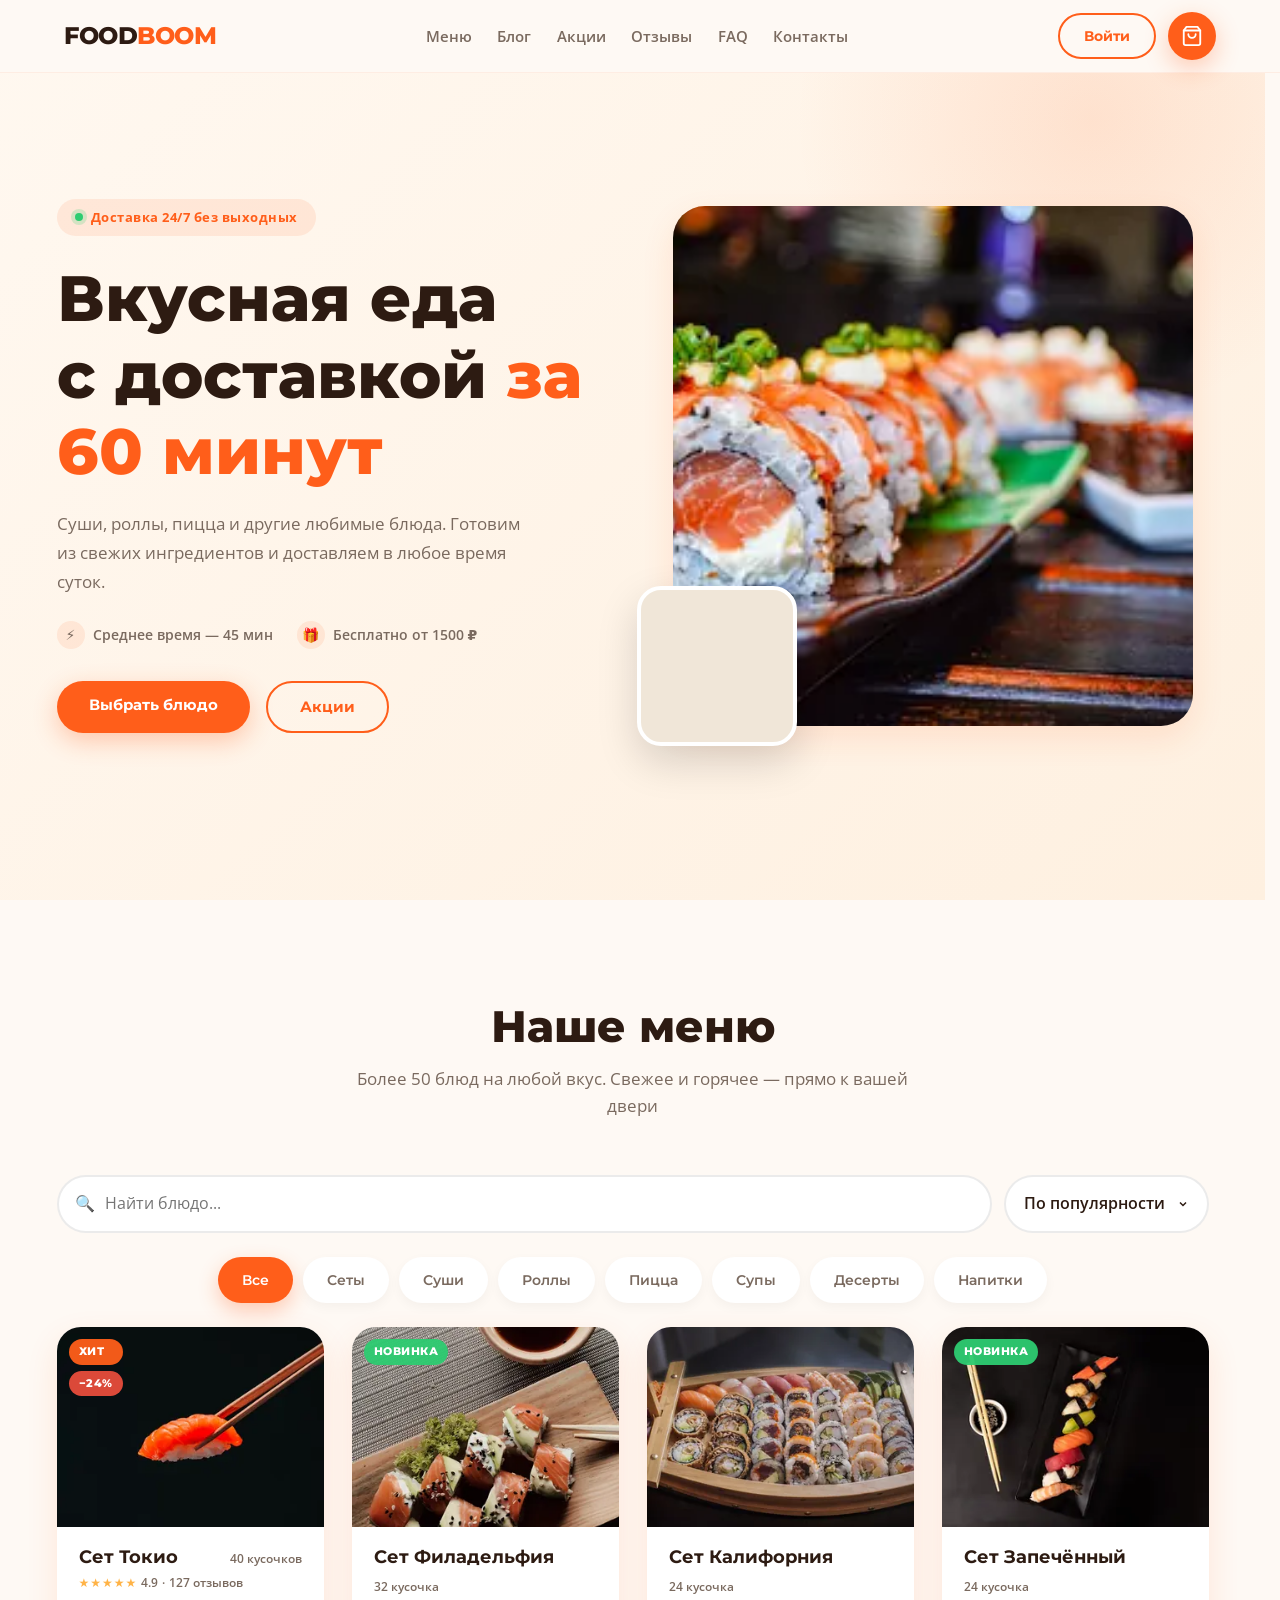
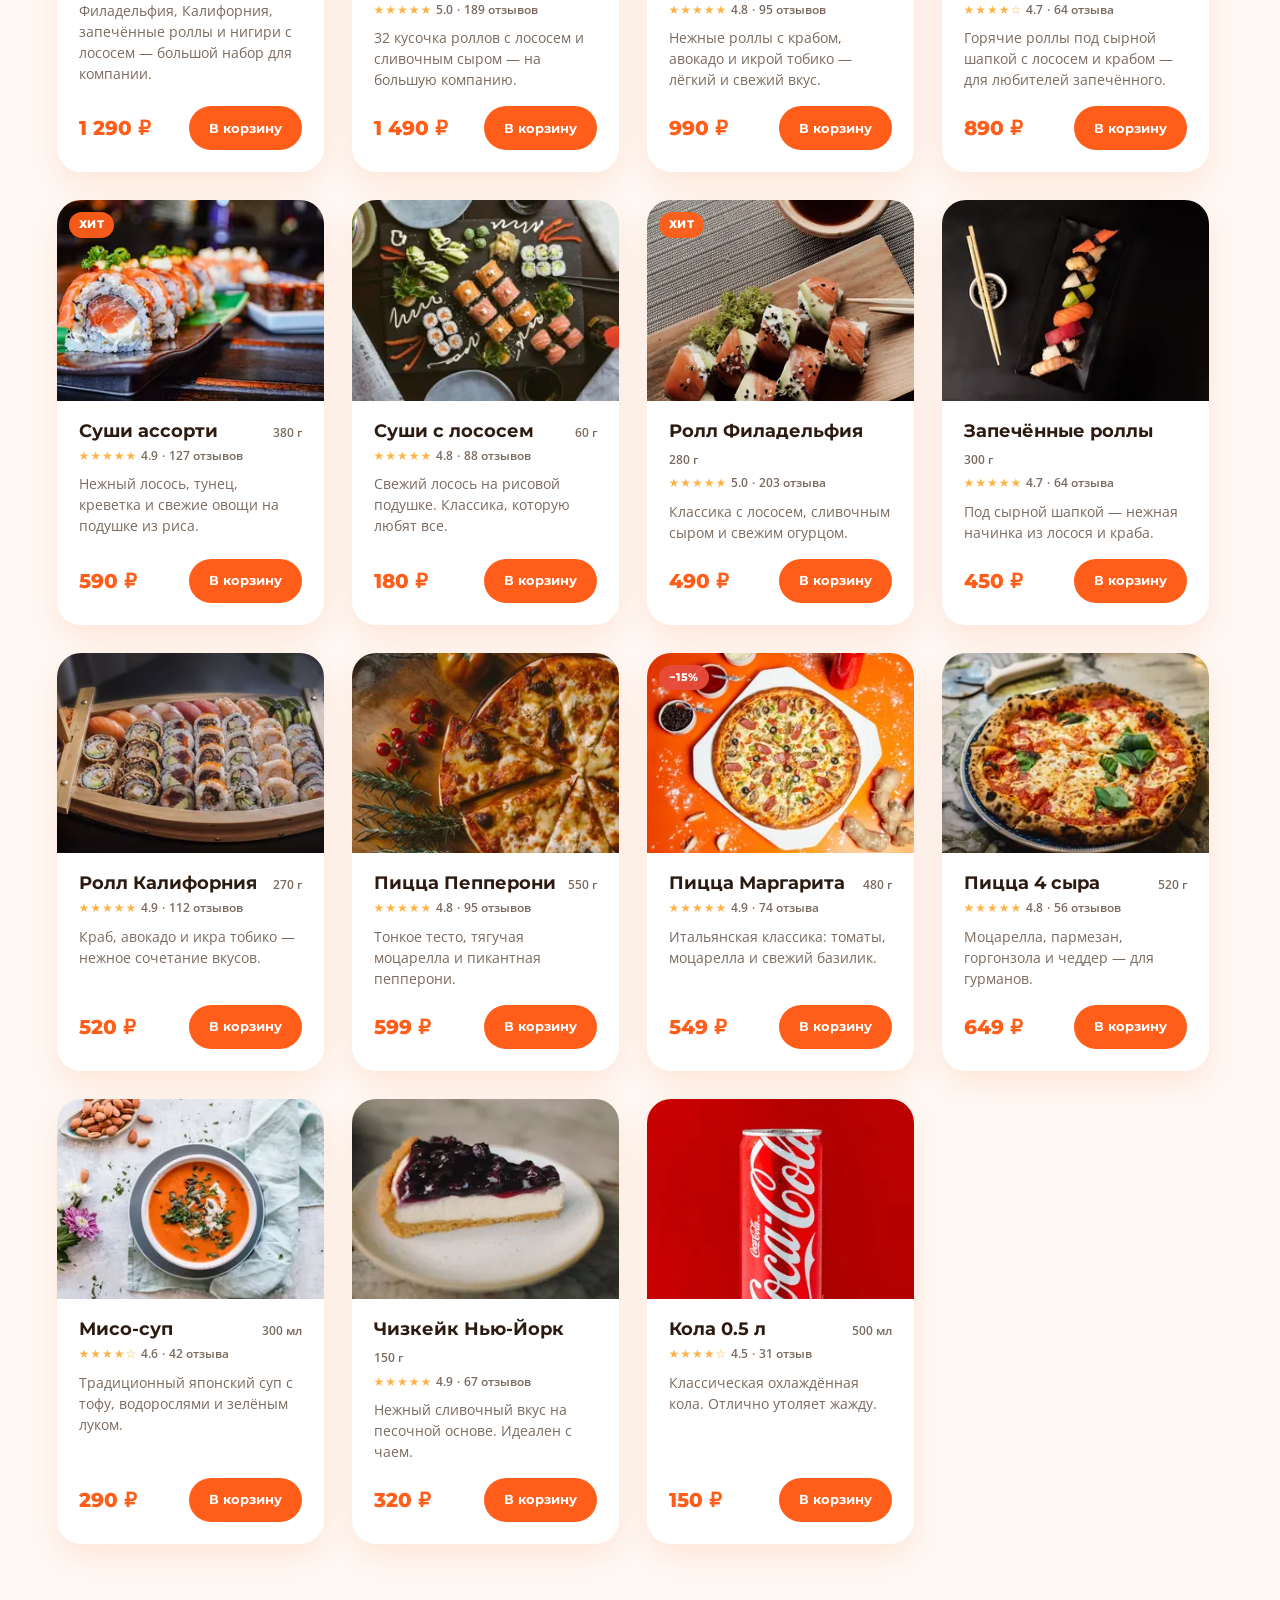
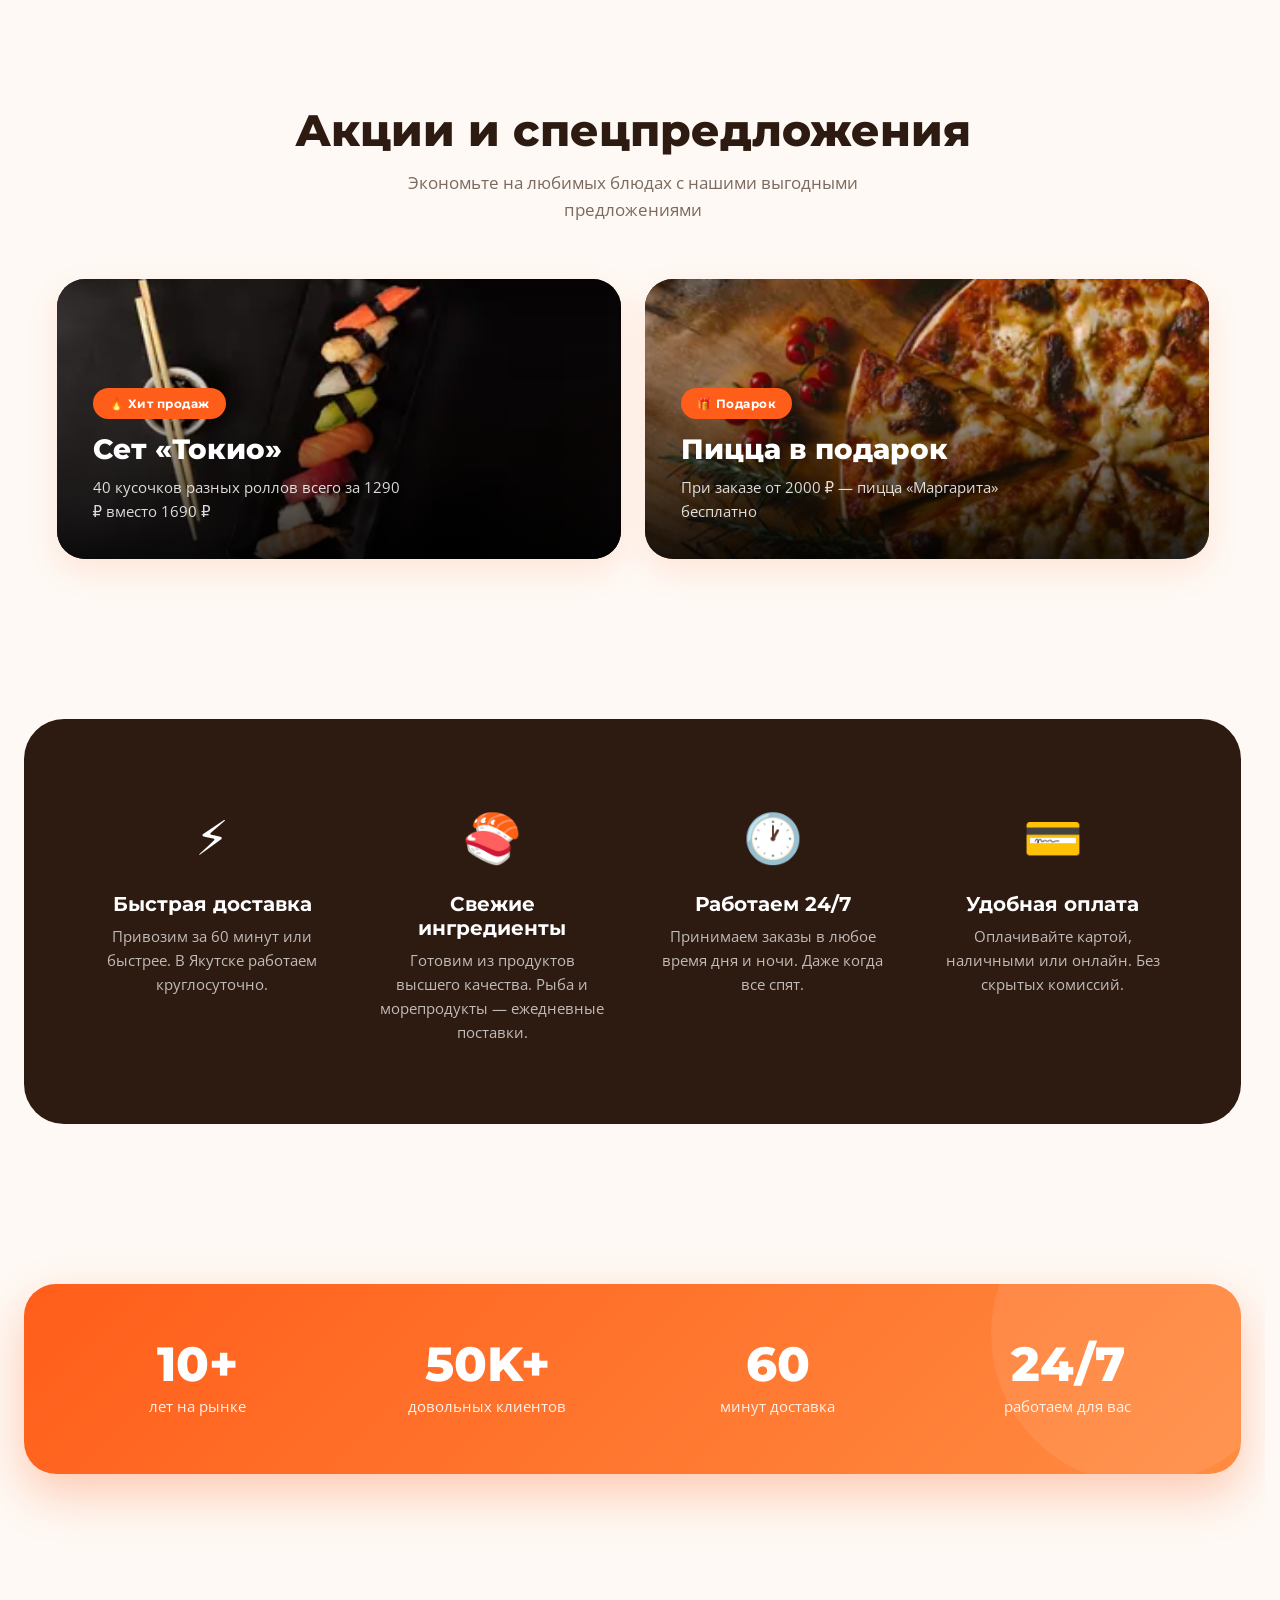
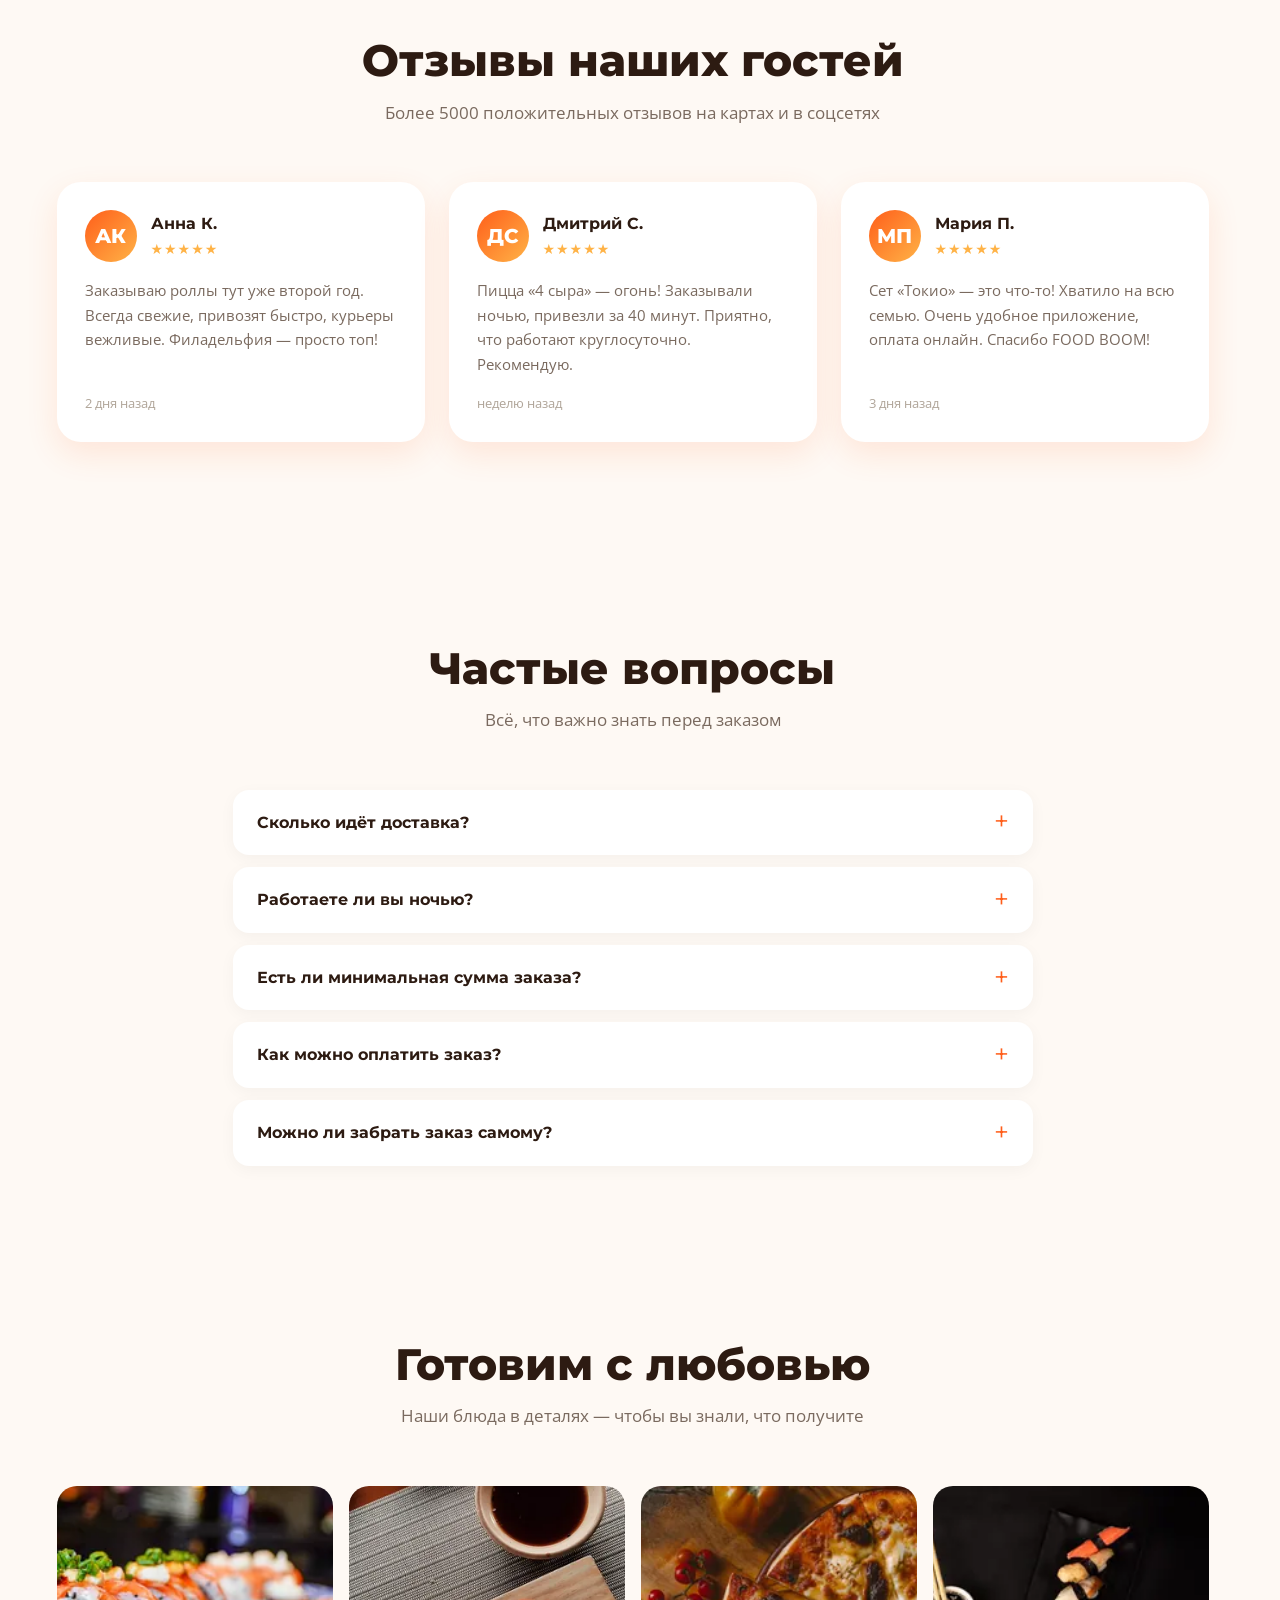
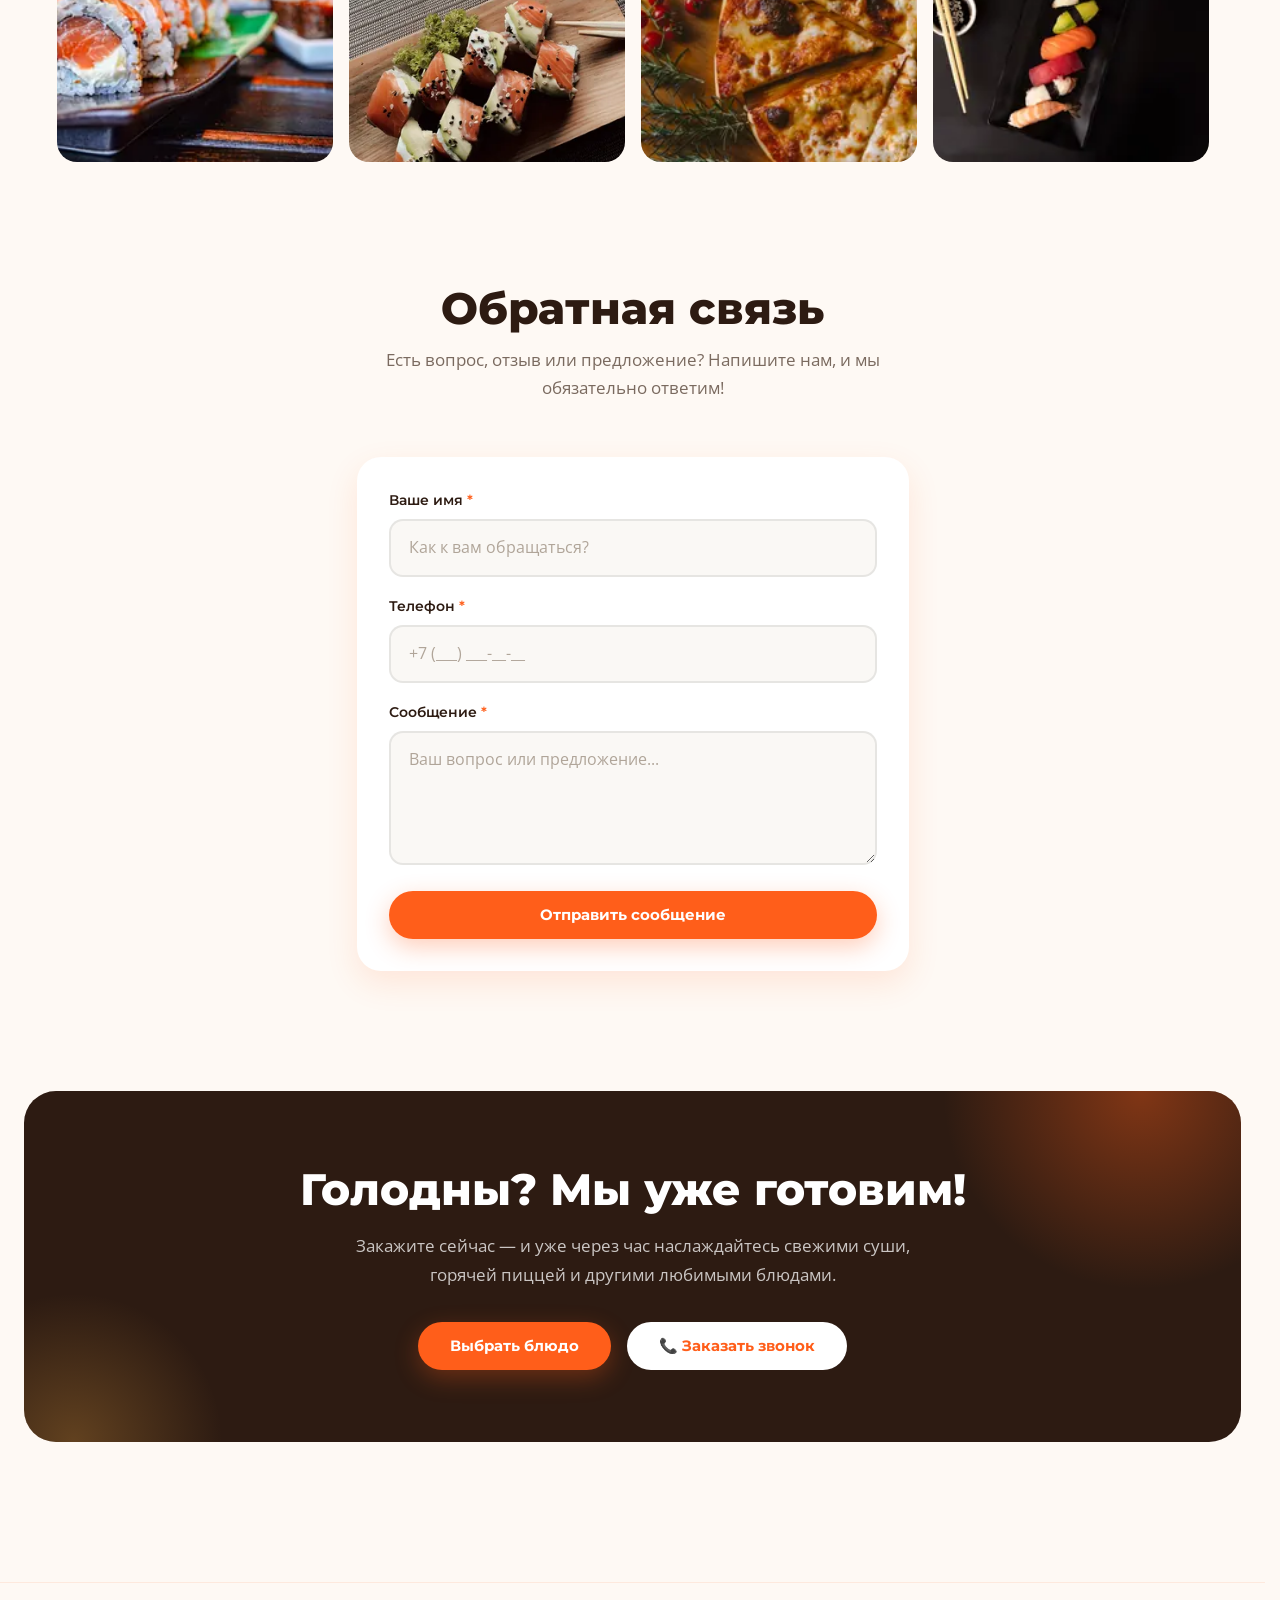
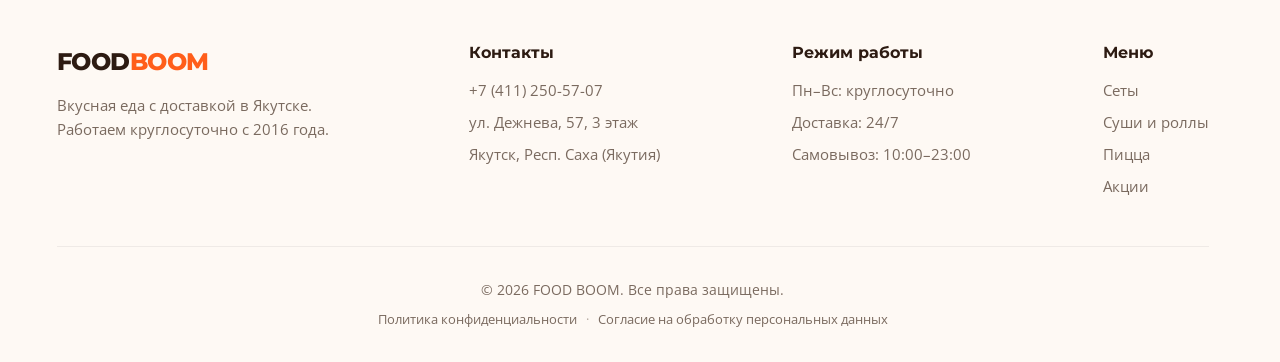
<file: index.html>
<!DOCTYPE html>
<html lang="ru">
<head>
    <meta charset="UTF-8">
    <meta name="viewport" content="width=device-width, initial-scale=1.0, viewport-fit=cover">
    <title>FOOD BOOM — Вкусная еда с доставкой за 60 минут</title>
    <meta name="description" content="Доставка суши, роллов, пиццы и других блюд круглосуточно. Быстро, вкусно, свежие ингредиенты. Оплата картой, СБП или наличными.">
    <meta property="og:type" content="website">
    <meta property="og:title" content="FOOD BOOM — Доставка еды 24/7">
    <meta property="og:description" content="Суши, роллы и пицца с доставкой за 60 минут. Работаем круглосуточно.">
    <meta property="og:image" content="image/sushi-rolls.jpg">
    <meta property="og:locale" content="ru_RU">
    <link rel="icon" href="data:image/svg+xml,%3Csvg xmlns='http://www.w3.org/2000/svg' viewBox='0 0 100 100'%3E%3Crect width='100' height='100' rx='20' fill='%23ff5e1a'/%3E%3Ctext x='50' y='68' font-size='60' text-anchor='middle' fill='white' font-family='Arial' font-weight='bold'%3EF%3C/text%3E%3C/svg%3E">
    <link rel="stylesheet" href="style.css?v=20261109">
    <script type="application/ld+json">
    {
      "@context": "https://schema.org",
      "@type": "Restaurant",
      "name": "FOOD BOOM",
      "image": "image/sushi-rolls.jpg",
      "servesCuisine": ["Японская", "Итальянская", "Азиатская"],
      "priceRange": "₽₽",
      "telephone": "+7-411-250-57-07",
      "address": {
        "@type": "PostalAddress",
        "streetAddress": "ул. Дежнева, 57",
        "addressLocality": "Якутск",
        "addressCountry": "RU"
      },
      "openingHours": "Mo-Su 00:00-24:00"
    }
    </script>
</head>
<body>

    <a href="#main" class="skip-link">Перейти к содержимому</a>

    <header class="header" id="header">
        <div class="container header__inner">
            <a href="#" class="logo" aria-label="FOOD BOOM — на главную">FOOD<span>BOOM</span></a>
            <nav class="nav" id="nav" aria-label="Основное меню">
                <a href="#menu">Меню</a>
                <a href="blog.html">Блог</a>
                <a href="#promo">Акции</a>
                <a href="#reviews">Отзывы</a>
                <a href="#faq">FAQ</a>
                <a href="#contacts">Контакты</a>
            </nav>
            <div class="header__actions">
                <div class="user-menu" id="userMenu">
                    <a href="auth.html" class="btn btn--outline user-menu__login" id="loginLink">Войти</a>
                    <div class="user-menu__logged" id="loggedUser" style="display:none;">
                        <button type="button" class="user-menu__toggle" id="userMenuToggle" aria-haspopup="true" aria-expanded="false">
                            <span class="user-menu__avatar" id="userAvatar">?</span>
                            <span class="user-menu__name" id="userName">Пользователь</span>
                            <svg viewBox="0 0 24 24" fill="none" stroke="currentColor" stroke-width="2.5" stroke-linecap="round" stroke-linejoin="round" aria-hidden="true">
                                <polyline points="6 9 12 15 18 9"></polyline>
                            </svg>
                        </button>
                        <div class="user-menu__dropdown" id="userDropdown" role="menu">
                            <a href="#" class="user-menu__item" role="menuitem">Мои заказы</a>
                            <a href="auth.html" class="user-menu__item" role="menuitem">Настройки профиля</a>
                            <button type="button" class="user-menu__item user-menu__logout" id="logoutBtn" role="menuitem">Выйти</button>
                        </div>
                    </div>
                </div>
                <button class="cart-toggle" id="cartToggle" aria-label="Открыть корзину">
                    <svg viewBox="0 0 24 24" fill="none" stroke="currentColor" stroke-width="2" stroke-linecap="round" stroke-linejoin="round" aria-hidden="true">
                        <path d="M6 2L3 6v14a2 2 0 0 0 2 2h14a2 2 0 0 0 2-2V6l-3-4z"></path>
                        <line x1="3" y1="6" x2="21" y2="6"></line>
                        <path d="M16 10a4 4 0 0 1-8 0"></path>
                    </svg>
                    <span class="cart-badge" id="cartBadge" aria-live="polite">0</span>
                </button>
                <button class="burger" id="burger" aria-label="Открыть меню" aria-expanded="false" aria-controls="nav">
                    <span></span><span></span><span></span>
                </button>
            </div>
        </div>
    </header>

    <main id="main">
        <section class="hero">
            <div class="container hero__inner">
                <div class="hero__content">
                    <div class="hero__badge">Доставка 24/7 без выходных</div>
                    <h1 class="hero__title">
                        Вкусная еда<br>
                        с доставкой <span>за 60 минут</span>
                    </h1>
                    <p class="hero__text">
                        Суши, роллы, пицца и другие любимые блюда. Готовим из свежих ингредиентов и доставляем в любое время суток.
                    </p>
                    <div class="hero__meta">
                        <div class="hero__meta-item"><span class="icon">⚡</span>Среднее время — 45 мин</div>
                        <div class="hero__meta-item"><span class="icon">🎁</span>Бесплатно от 1500 ₽</div>
                    </div>
                    <div class="hero__actions">
                        <a href="#menu" class="btn btn--primary">Выбрать блюдо</a>
                        <a href="#promo" class="btn btn--outline">Акции</a>
                    </div>
                </div>
                <div class="hero__image">
                    <picture><source type="image/webp" srcset="image/optimized/sushi-rolls-320.webp 320w, image/optimized/sushi-rolls-640.webp 640w, image/optimized/sushi-rolls-960.webp 960w, image/optimized/sushi-rolls-1200.webp 1200w" sizes="(max-width: 768px) calc(100vw - 32px), (max-width: 992px) 520px, (max-width: 1248px) calc((100vw - 96px) / 2), 520px"><img class="hero__image-main" src="image/sushi-rolls.jpg" alt="Свежие суши и роллы" loading="eager" fetchpriority="high" decoding="async" width="1200" height="800"></picture>
                    <picture><source media="(max-width: 480px)" srcset="[data-uri]"><source type="image/webp" media="(min-width: 481px)" srcset="image/optimized/philadelphia-rolls-320.webp 320w, image/optimized/philadelphia-rolls-640.webp 640w, image/optimized/philadelphia-rolls-800.webp 800w" sizes="(max-width: 992px) 120px, 160px"><img class="hero__image-accent" src="image/philadelphia-rolls.jpg" alt="Роллы Филадельфия" loading="lazy" decoding="async" width="800" height="1421"></picture>
                </div>
            </div>
        </section>

        <section class="section" id="menu">
            <div class="container">
                <div class="section__header anim">
                    <h2 class="section__title">Наше меню</h2>
                    <p class="section__subtitle">Более 50 блюд на любой вкус. Свежее и горячее — прямо к вашей двери</p>
                </div>

                <div class="toolbar anim">
                    <div class="search-box">
                        <input type="search" id="searchInput" placeholder="Найти блюдо..." aria-label="Поиск блюда по названию">
                    </div>
                    <select class="sort-select" id="sortSelect" aria-label="Сортировка блюд">
                        <option value="default">По популярности</option>
                        <option value="price-asc">Сначала дешевле</option>
                        <option value="price-desc">Сначала дороже</option>
                        <option value="name">По названию</option>
                    </select>
                </div>

                <div class="categories anim" id="categories">
                    <button class="category-btn active" data-category="all">Все</button>
                    <button class="category-btn" data-category="sets">Сеты</button>
                    <button class="category-btn" data-category="sushi">Суши</button>
                    <button class="category-btn" data-category="rolls">Роллы</button>
                    <button class="category-btn" data-category="pizza">Пицца</button>
                    <button class="category-btn" data-category="soup">Супы</button>
                    <button class="category-btn" data-category="desserts">Десерты</button>
                    <button class="category-btn" data-category="drinks">Напитки</button>
                </div>

                <div class="cards" id="cards">
                    <!-- Карточки товаров (без изменений) -->
                    <div class="card" data-category="sets" data-price="1290" data-name="Сет Токио" data-id="set-tokyo">
                        <div class="card__image-wrap">
                            <div class="card__badges">
                                <span class="card__badge card__badge--hit">Хит</span>
                                <span class="card__badge card__badge--sale">−24%</span>
                            </div>
                            <picture><source type="image/webp" srcset="image/optimized/tokyo-set-320.webp 320w, image/optimized/tokyo-set-640.webp 640w, image/optimized/tokyo-set-800.webp 800w" sizes="(max-width: 575px) calc(100vw - 32px), (max-width: 899px) calc((100vw - 68px) / 2), (max-width: 1199px) calc((100vw - 104px) / 3), (max-width: 1248px) calc((100vw - 132px) / 4), 267px"><img class="card__image" src="image/tokyo-set.jpg" alt="Сет Токио — 40 кусочков суши и роллов" loading="lazy" decoding="async" width="800" height="1000"></picture>
                        </div>
                        <div class="card__body">
                            <div class="card__title-row">
                                <h3 class="card__title">Сет Токио</h3>
                                <span class="card__weight">40 кусочков</span>
                            </div>
                            <div class="card__rating"><span class="stars">★★★★★</span><span>4.9</span><span>·</span><span>127 отзывов</span></div>
                            <p class="card__desc">Филадельфия, Калифорния, запечённые роллы и нигири с лососем — большой набор для компании.</p>
                            <div class="card__footer" data-card-footer></div>
                        </div>
                    </div>
                    <div class="card" data-category="sets" data-price="1490" data-name="Сет Филадельфия" data-id="set-philadelphia">
                        <div class="card__image-wrap">
                            <div class="card__badges"><span class="card__badge card__badge--new">Новинка</span></div>
                            <picture><source type="image/webp" srcset="image/optimized/philadelphia-rolls-320.webp 320w, image/optimized/philadelphia-rolls-640.webp 640w, image/optimized/philadelphia-rolls-800.webp 800w" sizes="(max-width: 575px) calc(100vw - 32px), (max-width: 899px) calc((100vw - 68px) / 2), (max-width: 1199px) calc((100vw - 104px) / 3), (max-width: 1248px) calc((100vw - 132px) / 4), 267px"><img class="card__image" src="image/philadelphia-rolls.jpg" alt="Сет Филадельфия — роллы с лососем" loading="lazy" decoding="async" width="800" height="1421"></picture>
                        </div>
                        <div class="card__body">
                            <div class="card__title-row">
                                <h3 class="card__title">Сет Филадельфия</h3>
                                <span class="card__weight">32 кусочка</span>
                            </div>
                            <div class="card__rating"><span class="stars">★★★★★</span><span>5.0</span><span>·</span><span>189 отзывов</span></div>
                            <p class="card__desc">32 кусочка роллов с лососем и сливочным сыром — на большую компанию.</p>
                            <div class="card__footer" data-card-footer></div>
                        </div>
                    </div>
                    <div class="card" data-category="sets" data-price="990" data-name="Сет Калифорния" data-id="set-california">
                        <div class="card__image-wrap">
                            <picture><source type="image/webp" srcset="image/optimized/california-rolls-320.webp 320w, image/optimized/california-rolls-640.webp 640w, image/optimized/california-rolls-800.webp 800w" sizes="(max-width: 575px) calc(100vw - 32px), (max-width: 899px) calc((100vw - 68px) / 2), (max-width: 1199px) calc((100vw - 104px) / 3), (max-width: 1248px) calc((100vw - 132px) / 4), 267px"><img class="card__image" src="image/california-rolls.jpg" alt="Сет Калифорния — роллы с крабом и авокадо" loading="lazy" decoding="async" width="800" height="640"></picture>
                        </div>
                        <div class="card__body">
                            <div class="card__title-row">
                                <h3 class="card__title">Сет Калифорния</h3>
                                <span class="card__weight">24 кусочка</span>
                            </div>
                            <div class="card__rating"><span class="stars">★★★★★</span><span>4.8</span><span>·</span><span>95 отзывов</span></div>
                            <p class="card__desc">Нежные роллы с крабом, авокадо и икрой тобико — лёгкий и свежий вкус.</p>
                            <div class="card__footer" data-card-footer></div>
                        </div>
                    </div>
                    <div class="card" data-category="sets" data-price="890" data-name="Сет Запечённый" data-id="set-baked">
                        <div class="card__image-wrap">
                            <div class="card__badges"><span class="card__badge card__badge--new">Новинка</span></div>
                            <picture><source type="image/webp" srcset="image/optimized/baked-rolls-320.webp 320w, image/optimized/baked-rolls-640.webp 640w, image/optimized/baked-rolls-800.webp 800w" sizes="(max-width: 575px) calc(100vw - 32px), (max-width: 899px) calc((100vw - 68px) / 2), (max-width: 1199px) calc((100vw - 104px) / 3), (max-width: 1248px) calc((100vw - 132px) / 4), 267px"><img class="card__image" src="image/baked-rolls.jpg" alt="Сет Запечённый — роллы под сырной корочкой" loading="lazy" decoding="async" width="800" height="533"></picture>
                        </div>
                        <div class="card__body">
                            <div class="card__title-row">
                                <h3 class="card__title">Сет Запечённый</h3>
                                <span class="card__weight">24 кусочка</span>
                            </div>
                            <div class="card__rating"><span class="stars">★★★★☆</span><span>4.7</span><span>·</span><span>64 отзыва</span></div>
                            <p class="card__desc">Горячие роллы под сырной шапкой с лососем и крабом — для любителей запечённого.</p>
                            <div class="card__footer" data-card-footer></div>
                        </div>
                    </div>
                    <div class="card" data-category="sushi" data-price="590" data-name="Суши ассорти" data-id="sushi-set">
                        <div class="card__image-wrap">
                            <div class="card__badges"><span class="card__badge card__badge--hit">Хит</span></div>
                            <picture><source type="image/webp" srcset="image/optimized/sushi-rolls-320.webp 320w, image/optimized/sushi-rolls-640.webp 640w, image/optimized/sushi-rolls-960.webp 960w, image/optimized/sushi-rolls-1200.webp 1200w" sizes="(max-width: 575px) calc(100vw - 32px), (max-width: 899px) calc((100vw - 68px) / 2), (max-width: 1199px) calc((100vw - 104px) / 3), (max-width: 1248px) calc((100vw - 132px) / 4), 267px"><img class="card__image" src="image/sushi-rolls.jpg" alt="Суши ассорти" loading="lazy" decoding="async" width="1200" height="800"></picture>
                        </div>
                        <div class="card__body">
                            <div class="card__title-row">
                                <h3 class="card__title">Суши ассорти</h3>
                                <span class="card__weight">380 г</span>
                            </div>
                            <div class="card__rating"><span class="stars">★★★★★</span><span>4.9</span><span>·</span><span>127 отзывов</span></div>
                            <p class="card__desc">Нежный лосось, тунец, креветка и свежие овощи на подушке из риса.</p>
                            <div class="card__footer" data-card-footer></div>
                        </div>
                    </div>
                    <div class="card" data-category="sushi" data-price="180" data-name="Суши с лососем" data-id="salmon-nigiri">
                        <div class="card__image-wrap">
                            <picture><source type="image/webp" srcset="image/optimized/salmon-nigiri-320.webp 320w, image/optimized/salmon-nigiri-640.webp 640w, image/optimized/salmon-nigiri-800.webp 800w" sizes="(max-width: 575px) calc(100vw - 32px), (max-width: 899px) calc((100vw - 68px) / 2), (max-width: 1199px) calc((100vw - 104px) / 3), (max-width: 1248px) calc((100vw - 132px) / 4), 267px"><img class="card__image" src="image/salmon-nigiri.jpg" alt="Суши с лососем" loading="lazy" decoding="async" width="800" height="450"></picture>
                        </div>
                        <div class="card__body">
                            <div class="card__title-row">
                                <h3 class="card__title">Суши с лососем</h3>
                                <span class="card__weight">60 г</span>
                            </div>
                            <div class="card__rating"><span class="stars">★★★★★</span><span>4.8</span><span>·</span><span>88 отзывов</span></div>
                            <p class="card__desc">Свежий лосось на рисовой подушке. Классика, которую любят все.</p>
                            <div class="card__footer" data-card-footer></div>
                        </div>
                    </div>
                    <div class="card" data-category="rolls" data-price="490" data-name="Ролл Филадельфия" data-id="philadelphia">
                        <div class="card__image-wrap">
                            <div class="card__badges"><span class="card__badge card__badge--hit">Хит</span></div>
                            <picture><source type="image/webp" srcset="image/optimized/philadelphia-rolls-320.webp 320w, image/optimized/philadelphia-rolls-640.webp 640w, image/optimized/philadelphia-rolls-800.webp 800w" sizes="(max-width: 575px) calc(100vw - 32px), (max-width: 899px) calc((100vw - 68px) / 2), (max-width: 1199px) calc((100vw - 104px) / 3), (max-width: 1248px) calc((100vw - 132px) / 4), 267px"><img class="card__image" src="image/philadelphia-rolls.jpg" alt="Ролл Филадельфия" loading="lazy" decoding="async" width="800" height="1421"></picture>
                        </div>
                        <div class="card__body">
                            <div class="card__title-row">
                                <h3 class="card__title">Ролл Филадельфия</h3>
                                <span class="card__weight">280 г</span>
                            </div>
                            <div class="card__rating"><span class="stars">★★★★★</span><span>5.0</span><span>·</span><span>203 отзыва</span></div>
                            <p class="card__desc">Классика с лососем, сливочным сыром и свежим огурцом.</p>
                            <div class="card__footer" data-card-footer></div>
                        </div>
                    </div>
                    <div class="card" data-category="rolls" data-price="450" data-name="Запечённые роллы" data-id="baked-rolls">
                        <div class="card__image-wrap">
                            <picture><source type="image/webp" srcset="image/optimized/baked-rolls-320.webp 320w, image/optimized/baked-rolls-640.webp 640w, image/optimized/baked-rolls-800.webp 800w" sizes="(max-width: 575px) calc(100vw - 32px), (max-width: 899px) calc((100vw - 68px) / 2), (max-width: 1199px) calc((100vw - 104px) / 3), (max-width: 1248px) calc((100vw - 132px) / 4), 267px"><img class="card__image" src="image/baked-rolls.jpg" alt="Запечённые роллы" loading="lazy" decoding="async" width="800" height="533"></picture>
                        </div>
                        <div class="card__body">
                            <div class="card__title-row">
                                <h3 class="card__title">Запечённые роллы</h3>
                                <span class="card__weight">300 г</span>
                            </div>
                            <div class="card__rating"><span class="stars">★★★★★</span><span>4.7</span><span>·</span><span>64 отзыва</span></div>
                            <p class="card__desc">Под сырной шапкой — нежная начинка из лосося и краба.</p>
                            <div class="card__footer" data-card-footer></div>
                        </div>
                    </div>
                    <div class="card" data-category="rolls" data-price="520" data-name="Ролл Калифорния" data-id="california">
                        <div class="card__image-wrap">
                            <picture><source type="image/webp" srcset="image/optimized/california-rolls-320.webp 320w, image/optimized/california-rolls-640.webp 640w, image/optimized/california-rolls-800.webp 800w" sizes="(max-width: 575px) calc(100vw - 32px), (max-width: 899px) calc((100vw - 68px) / 2), (max-width: 1199px) calc((100vw - 104px) / 3), (max-width: 1248px) calc((100vw - 132px) / 4), 267px"><img class="card__image" src="image/california-rolls.jpg" alt="Ролл Калифорния" loading="lazy" decoding="async" width="800" height="640"></picture>
                        </div>
                        <div class="card__body">
                            <div class="card__title-row">
                                <h3 class="card__title">Ролл Калифорния</h3>
                                <span class="card__weight">270 г</span>
                            </div>
                            <div class="card__rating"><span class="stars">★★★★★</span><span>4.9</span><span>·</span><span>112 отзывов</span></div>
                            <p class="card__desc">Краб, авокадо и икра тобико — нежное сочетание вкусов.</p>
                            <div class="card__footer" data-card-footer></div>
                        </div>
                    </div>
                    <div class="card" data-category="pizza" data-price="599" data-name="Пицца Пепперони" data-id="pepperoni">
                        <div class="card__image-wrap">
                            <picture><source type="image/webp" srcset="image/optimized/pepperoni-pizza-320.webp 320w, image/optimized/pepperoni-pizza-640.webp 640w, image/optimized/pepperoni-pizza-800.webp 800w" sizes="(max-width: 575px) calc(100vw - 32px), (max-width: 899px) calc((100vw - 68px) / 2), (max-width: 1199px) calc((100vw - 104px) / 3), (max-width: 1248px) calc((100vw - 132px) / 4), 267px"><img class="card__image" src="image/pepperoni-pizza.jpg" alt="Пицца Пепперони" loading="lazy" decoding="async" width="800" height="533"></picture>
                        </div>
                        <div class="card__body">
                            <div class="card__title-row">
                                <h3 class="card__title">Пицца Пепперони</h3>
                                <span class="card__weight">550 г</span>
                            </div>
                            <div class="card__rating"><span class="stars">★★★★★</span><span>4.8</span><span>·</span><span>95 отзывов</span></div>
                            <p class="card__desc">Тонкое тесто, тягучая моцарелла и пикантная пепперони.</p>
                            <div class="card__footer" data-card-footer></div>
                        </div>
                    </div>
                    <div class="card" data-category="pizza" data-price="549" data-name="Пицца Маргарита" data-id="margherita">
                        <div class="card__image-wrap">
                            <div class="card__badges"><span class="card__badge card__badge--sale">−15%</span></div>
                            <picture><source type="image/webp" srcset="image/optimized/margherita-pizza-320.webp 320w, image/optimized/margherita-pizza-640.webp 640w, image/optimized/margherita-pizza-800.webp 800w" sizes="(max-width: 575px) calc(100vw - 32px), (max-width: 899px) calc((100vw - 68px) / 2), (max-width: 1199px) calc((100vw - 104px) / 3), (max-width: 1248px) calc((100vw - 132px) / 4), 267px"><img class="card__image" src="image/margherita-pizza.jpg" alt="Пицца Маргарита" loading="lazy" decoding="async" width="800" height="533"></picture>
                        </div>
                        <div class="card__body">
                            <div class="card__title-row">
                                <h3 class="card__title">Пицца Маргарита</h3>
                                <span class="card__weight">480 г</span>
                            </div>
                            <div class="card__rating"><span class="stars">★★★★★</span><span>4.9</span><span>·</span><span>74 отзыва</span></div>
                            <p class="card__desc">Итальянская классика: томаты, моцарелла и свежий базилик.</p>
                            <div class="card__footer" data-card-footer></div>
                        </div>
                    </div>
                    <div class="card" data-category="pizza" data-price="649" data-name="Пицца 4 сыра" data-id="four-cheese">
                        <div class="card__image-wrap">
                            <picture><source type="image/webp" srcset="image/optimized/four-cheese-pizza-320.webp 320w, image/optimized/four-cheese-pizza-640.webp 640w, image/optimized/four-cheese-pizza-800.webp 800w" sizes="(max-width: 575px) calc(100vw - 32px), (max-width: 899px) calc((100vw - 68px) / 2), (max-width: 1199px) calc((100vw - 104px) / 3), (max-width: 1248px) calc((100vw - 132px) / 4), 267px"><img class="card__image" src="image/four-cheese-pizza.jpg" alt="Пицца 4 сыра" loading="lazy" decoding="async" width="800" height="534"></picture>
                        </div>
                        <div class="card__body">
                            <div class="card__title-row">
                                <h3 class="card__title">Пицца 4 сыра</h3>
                                <span class="card__weight">520 г</span>
                            </div>
                            <div class="card__rating"><span class="stars">★★★★★</span><span>4.8</span><span>·</span><span>56 отзывов</span></div>
                            <p class="card__desc">Моцарелла, пармезан, горгонзола и чеддер — для гурманов.</p>
                            <div class="card__footer" data-card-footer></div>
                        </div>
                    </div>
                    <div class="card" data-category="soup" data-price="290" data-name="Мисо-суп" data-id="miso">
                        <div class="card__image-wrap">
                            <picture><source type="image/webp" srcset="image/optimized/miso-soup-320.webp 320w, image/optimized/miso-soup-640.webp 640w, image/optimized/miso-soup-800.webp 800w" sizes="(max-width: 575px) calc(100vw - 32px), (max-width: 899px) calc((100vw - 68px) / 2), (max-width: 1199px) calc((100vw - 104px) / 3), (max-width: 1248px) calc((100vw - 132px) / 4), 267px"><img class="card__image" src="image/miso-soup.jpg" alt="Мисо-суп" loading="lazy" decoding="async" width="800" height="533"></picture>
                        </div>
                        <div class="card__body">
                            <div class="card__title-row">
                                <h3 class="card__title">Мисо-суп</h3>
                                <span class="card__weight">300 мл</span>
                            </div>
                            <div class="card__rating"><span class="stars">★★★★☆</span><span>4.6</span><span>·</span><span>42 отзыва</span></div>
                            <p class="card__desc">Традиционный японский суп с тофу, водорослями и зелёным луком.</p>
                            <div class="card__footer" data-card-footer></div>
                        </div>
                    </div>
                    <div class="card" data-category="desserts" data-price="320" data-name="Чизкейк Нью-Йорк" data-id="cheesecake">
                        <div class="card__image-wrap">
                            <picture><source type="image/webp" srcset="image/optimized/cheesecake-320.webp 320w, image/optimized/cheesecake-640.webp 640w, image/optimized/cheesecake-800.webp 800w" sizes="(max-width: 575px) calc(100vw - 32px), (max-width: 899px) calc((100vw - 68px) / 2), (max-width: 1199px) calc((100vw - 104px) / 3), (max-width: 1248px) calc((100vw - 132px) / 4), 267px"><img class="card__image" src="image/cheesecake.jpg" alt="Чизкейк Нью-Йорк" loading="lazy" decoding="async" width="800" height="533"></picture>
                        </div>
                        <div class="card__body">
                            <div class="card__title-row">
                                <h3 class="card__title">Чизкейк Нью-Йорк</h3>
                                <span class="card__weight">150 г</span>
                            </div>
                            <div class="card__rating"><span class="stars">★★★★★</span><span>4.9</span><span>·</span><span>67 отзывов</span></div>
                            <p class="card__desc">Нежный сливочный вкус на песочной основе. Идеален с чаем.</p>
                            <div class="card__footer" data-card-footer></div>
                        </div>
                    </div>
                    <div class="card" data-category="drinks" data-price="150" data-name="Кола 0.5 л" data-id="cola">
                        <div class="card__image-wrap">
                            <picture><source type="image/webp" srcset="image/optimized/cola-320.webp 320w, image/optimized/cola-640.webp 640w, image/optimized/cola-800.webp 800w" sizes="(max-width: 575px) calc(100vw - 32px), (max-width: 899px) calc((100vw - 68px) / 2), (max-width: 1199px) calc((100vw - 104px) / 3), (max-width: 1248px) calc((100vw - 132px) / 4), 267px"><img class="card__image" src="image/cola.jpg" alt="Кола 0.5 л" loading="lazy" decoding="async" width="800" height="1000"></picture>
                        </div>
                        <div class="card__body">
                            <div class="card__title-row">
                                <h3 class="card__title">Кола 0.5 л</h3>
                                <span class="card__weight">500 мл</span>
                            </div>
                            <div class="card__rating"><span class="stars">★★★★☆</span><span>4.5</span><span>·</span><span>31 отзыв</span></div>
                            <p class="card__desc">Классическая охлаждённая кола. Отлично утоляет жажду.</p>
                            <div class="card__footer" data-card-footer></div>
                        </div>
                    </div>
                </div>

                <div class="cart__empty" id="emptySearch" style="display:none; padding-top: 40px;">
                    <div class="cart__empty-icon">🔍</div>
                    <h4>Ничего не найдено</h4>
                    <p>Попробуйте изменить запрос или категорию</p>
                    <button class="btn btn--outline" id="resetSearch">Сбросить фильтры</button>
                </div>
            </div>
        </section>

        <section class="section section--compact" id="promo">
            <div class="container">
                <div class="section__header anim">
                    <h2 class="section__title">Акции и спецпредложения</h2>
                    <p class="section__subtitle">Экономьте на любимых блюдах с нашими выгодными предложениями</p>
                </div>
                <div class="promo-grid">
                    <div class="promo-card anim">
                        <picture><source type="image/webp" srcset="image/optimized/baked-rolls-320.webp 320w, image/optimized/baked-rolls-640.webp 640w, image/optimized/baked-rolls-800.webp 800w" sizes="(max-width: 600px) calc(100vw - 32px), (max-width: 992px) 640px, 560px"><img src="image/baked-rolls.jpg" alt="Сет Токио" loading="lazy" decoding="async" width="800" height="533"></picture>
                        <div class="promo-card__content">
                            <span class="promo-card__tag">🔥 Хит продаж</span>
                            <h3>Сет «Токио»</h3>
                            <p>40 кусочков разных роллов всего за 1290 ₽ вместо 1690 ₽</p>
                        </div>
                    </div>
                    <div class="promo-card anim">
                        <picture><source type="image/webp" srcset="image/optimized/pepperoni-pizza-320.webp 320w, image/optimized/pepperoni-pizza-640.webp 640w, image/optimized/pepperoni-pizza-800.webp 800w" sizes="(max-width: 600px) calc(100vw - 32px), (max-width: 992px) 640px, 560px"><img src="image/pepperoni-pizza.jpg" alt="Пицца в подарок" loading="lazy" decoding="async" width="800" height="533"></picture>
                        <div class="promo-card__content">
                            <span class="promo-card__tag">🎁 Подарок</span>
                            <h3>Пицца в подарок</h3>
                            <p>При заказе от 2000 ₽ — пицца «Маргарита» бесплатно</p>
                        </div>
                    </div>
                </div>
            </div>
        </section>

        <section class="section" id="features">
            <div class="features anim">
                <div class="container">
                    <div class="features__grid">
                        <div class="feature">
                            <span class="feature__icon" aria-hidden="true">⚡</span>
                            <h3 class="feature__title">Быстрая доставка</h3>
                            <p class="feature__text">Привозим за 60 минут или быстрее. В Якутске работаем круглосуточно.</p>
                        </div>
                        <div class="feature">
                            <span class="feature__icon" aria-hidden="true">🍣</span>
                            <h3 class="feature__title">Свежие ингредиенты</h3>
                            <p class="feature__text">Готовим из продуктов высшего качества. Рыба и морепродукты — ежедневные поставки.</p>
                        </div>
                        <div class="feature">
                            <span class="feature__icon" aria-hidden="true">🕐</span>
                            <h3 class="feature__title">Работаем 24/7</h3>
                            <p class="feature__text">Принимаем заказы в любое время дня и ночи. Даже когда все спят.</p>
                        </div>
                        <div class="feature">
                            <span class="feature__icon" aria-hidden="true">💳</span>
                            <h3 class="feature__title">Удобная оплата</h3>
                            <p class="feature__text">Оплачивайте картой, наличными или онлайн. Без скрытых комиссий.</p>
                        </div>
                    </div>
                </div>
            </div>
        </section>

        <section class="section section--compact">
            <div class="stats anim">
                <div class="stat"><div class="stat__num">10+</div><div class="stat__label">лет на рынке</div></div>
                <div class="stat"><div class="stat__num">50K+</div><div class="stat__label">довольных клиентов</div></div>
                <div class="stat"><div class="stat__num">60</div><div class="stat__label">минут доставка</div></div>
                <div class="stat"><div class="stat__num">24/7</div><div class="stat__label">работаем для вас</div></div>
            </div>
        </section>

        <section class="section" id="reviews">
            <div class="container">
                <div class="section__header anim">
                    <h2 class="section__title">Отзывы наших гостей</h2>
                    <p class="section__subtitle">Более 5000 положительных отзывов на картах и в соцсетях</p>
                </div>
                <div class="reviews-grid">
                    <div class="review anim">
                        <div class="review__head">
                            <div class="review__avatar">АК</div>
                            <div>
                                <div class="review__name">Анна К.</div>
                                <div class="review__stars" aria-label="5 из 5 звёзд">★★★★★</div>
                            </div>
                        </div>
                        <p class="review__text">Заказываю роллы тут уже второй год. Всегда свежие, привозят быстро, курьеры вежливые. Филадельфия — просто топ!</p>
                        <div class="review__date">2 дня назад</div>
                    </div>
                    <div class="review anim">
                        <div class="review__head">
                            <div class="review__avatar">ДС</div>
                            <div>
                                <div class="review__name">Дмитрий С.</div>
                                <div class="review__stars" aria-label="5 из 5 звёзд">★★★★★</div>
                            </div>
                        </div>
                        <p class="review__text">Пицца «4 сыра» — огонь! Заказывали ночью, привезли за 40 минут. Приятно, что работают круглосуточно. Рекомендую.</p>
                        <div class="review__date">неделю назад</div>
                    </div>
                    <div class="review anim">
                        <div class="review__head">
                            <div class="review__avatar">МП</div>
                            <div>
                                <div class="review__name">Мария П.</div>
                                <div class="review__stars" aria-label="5 из 5 звёзд">★★★★★</div>
                            </div>
                        </div>
                        <p class="review__text">Сет «Токио» — это что-то! Хватило на всю семью. Очень удобное приложение, оплата онлайн. Спасибо FOOD BOOM!</p>
                        <div class="review__date">3 дня назад</div>
                    </div>
                </div>
            </div>
        </section>

        <section class="section" id="faq">
            <div class="container">
                <div class="section__header anim">
                    <h2 class="section__title">Частые вопросы</h2>
                    <p class="section__subtitle">Всё, что важно знать перед заказом</p>
                </div>
                <div class="faq anim">
                    <details class="faq-item">
                        <summary>Сколько идёт доставка?</summary>
                        <p>В среднем 45–60 минут по Якутску. В часы пик (19:00–22:00) время может увеличиться до 90 минут. Точное время курьер сообщит по телефону после оформления заказа.</p>
                    </details>
                    <details class="faq-item">
                        <summary>Работаете ли вы ночью?</summary>
                        <p>Да, мы работаем круглосуточно 24/7 без выходных. Заказывать можно в любое время дня и ночи.</p>
                    </details>
                    <details class="faq-item">
                        <summary>Есть ли минимальная сумма заказа?</summary>
                        <p>Минимальная сумма заказа — 500 ₽. При заказе от 1500 ₽ доставка бесплатная, иначе — 200 ₽.</p>
                    </details>
                    <details class="faq-item">
                        <summary>Как можно оплатить заказ?</summary>
                        <p>Мы принимаем оплату банковской картой онлайн, через СБП (QR-код), наличными или картой курьеру при получении. Никаких скрытых комиссий.</p>
                    </details>
                    <details class="faq-item">
                        <summary>Можно ли забрать заказ самому?</summary>
                        <p>Конечно! Вы можете забрать заказ по адресу: ул. Дежнева, 57, 3 этаж. Самовывоз всегда без комиссии и обычно готов быстрее доставки.</p>
                    </details>
                </div>
            </div>
        </section>

        <section class="section section--compact">
            <div class="container">
                <div class="section__header anim">
                    <h2 class="section__title">Готовим с любовью</h2>
                    <p class="section__subtitle">Наши блюда в деталях — чтобы вы знали, что получите</p>
                </div>
                <div class="gallery">
                    <picture><source type="image/webp" srcset="image/optimized/sushi-rolls-320.webp 320w, image/optimized/sushi-rolls-640.webp 640w, image/optimized/sushi-rolls-960.webp 960w, image/optimized/sushi-rolls-1200.webp 1200w" sizes="(max-width: 768px) calc((100vw - 48px) / 2), (max-width: 992px) calc((100vw - 64px) / 2), (max-width: 1248px) calc((100vw - 96px) / 4), 276px"><img src="image/sushi-rolls.jpg" alt="Суши" loading="lazy" decoding="async" width="1200" height="800"></picture>
                    <picture><source type="image/webp" srcset="image/optimized/philadelphia-rolls-320.webp 320w, image/optimized/philadelphia-rolls-640.webp 640w, image/optimized/philadelphia-rolls-800.webp 800w" sizes="(max-width: 768px) calc((100vw - 48px) / 2), (max-width: 992px) calc((100vw - 64px) / 2), (max-width: 1248px) calc((100vw - 96px) / 4), 276px"><img src="image/philadelphia-rolls.jpg" alt="Роллы" loading="lazy" decoding="async" width="800" height="1421"></picture>
                    <picture><source type="image/webp" srcset="image/optimized/pepperoni-pizza-320.webp 320w, image/optimized/pepperoni-pizza-640.webp 640w, image/optimized/pepperoni-pizza-800.webp 800w" sizes="(max-width: 768px) calc((100vw - 48px) / 2), (max-width: 992px) calc((100vw - 64px) / 2), (max-width: 1248px) calc((100vw - 96px) / 4), 276px"><img src="image/pepperoni-pizza.jpg" alt="Пицца" loading="lazy" decoding="async" width="800" height="533"></picture>
                    <picture><source type="image/webp" srcset="image/optimized/baked-rolls-320.webp 320w, image/optimized/baked-rolls-640.webp 640w, image/optimized/baked-rolls-800.webp 800w" sizes="(max-width: 768px) calc((100vw - 48px) / 2), (max-width: 992px) calc((100vw - 64px) / 2), (max-width: 1248px) calc((100vw - 96px) / 4), 276px"><img src="image/baked-rolls.jpg" alt="Запечённые роллы" loading="lazy" decoding="async" width="800" height="533"></picture>
                </div>
            </div>
        </section>

        <!-- НОВАЯ СЕКЦИЯ: ОБРАТНАЯ СВЯЗЬ -->
        <section class="section section--compact" id="feedback">
            <div class="container" style="max-width: 600px;">
                <div class="section__header anim">
                    <h2 class="section__title">Обратная связь</h2>
                    <p class="section__subtitle">Есть вопрос, отзыв или предложение? Напишите нам, и мы обязательно ответим!</p>
                </div>
                <form id="feedbackForm" class="anim" style="background: #fff; border-radius: 24px; padding: 32px; box-shadow: var(--shadow);">
                    <div class="form-group">
                        <label for="fbName">Ваше имя <span class="req">*</span></label>
                        <input type="text" id="fbName" class="form-control" placeholder="Как к вам обращаться?" required>
                    </div>
                    <div class="form-group">
                        <label for="fbPhone">Телефон <span class="req">*</span></label>
                        <input type="tel" id="fbPhone" class="form-control" placeholder="+7 (___) ___-__-__" required>
                    </div>
                    <div class="form-group">
                        <label for="fbMessage">Сообщение <span class="req">*</span></label>
                        <textarea id="fbMessage" class="form-control" rows="4" placeholder="Ваш вопрос или предложение..." required></textarea>
                    </div>
                    <button type="submit" class="btn btn--primary btn--block">Отправить сообщение</button>
                </form>
            </div>
        </section>

        <section class="section section--compact">
            <div class="cta anim">
                <div class="cta__inner">
                    <h2>Голодны? Мы уже готовим!</h2>
                    <p>Закажите сейчас — и уже через час наслаждайтесь свежими суши, горячей пиццей и другими любимыми блюдами.</p>
                    <div class="cta__actions">
                        <a href="#menu" class="btn btn--primary">Выбрать блюдо</a>
                        <button class="btn btn--light" id="callOpen">📞 Заказать звонок</button>
                    </div>
                </div>
            </div>
        </section>
    </main>

    <footer class="footer" id="contacts">
        <div class="container">
            <div class="footer__inner">
                <div class="footer__brand">
                    <a href="#" class="logo">FOOD<span>BOOM</span></a>
                    <p>Вкусная еда с доставкой в Якутске. Работаем круглосуточно с 2016 года.</p>
                </div>
                <div class="footer__col">
                    <h4>Контакты</h4>
                    <a href="tel:+74112505707">+7 (411) 250-57-07</a>
                    <p>ул. Дежнева, 57, 3 этаж</p>
                    <p>Якутск, Респ. Саха (Якутия)</p>
                </div>
                <div class="footer__col">
                    <h4>Режим работы</h4>
                    <p>Пн–Вс: круглосуточно</p>
                    <p>Доставка: 24/7</p>
                    <p>Самовывоз: 10:00–23:00</p>
                </div>
                <div class="footer__col">
                    <h4>Меню</h4>
                    <a href="#menu">Сеты</a>
                    <a href="#menu">Суши и роллы</a>
                    <a href="#menu">Пицца</a>
                    <a href="#promo">Акции</a>
                </div>
            </div>
            <div class="footer__bottom">
                <p>© 2026 FOOD BOOM. Все права защищены.</p>
                <p class="footer__legal">
                    <a href="privacy.html">Политика конфиденциальности</a>
                    <span aria-hidden="true">·</span>
                    <a href="consent.html">Согласие на обработку персональных данных</a>
                </p>
            </div>
        </div>
    </footer>

    <div class="cart-overlay" id="cartOverlay"></div>
    <aside class="cart" id="cart" inert aria-label="Корзина" role="dialog" aria-modal="true">
        <div class="cart__header">
            <h3>Корзина</h3>
            <button class="cart__close" id="cartClose" aria-label="Закрыть корзину">×</button>
        </div>
        <div class="cart__items" id="cartItems"></div>
        <div class="cart__footer" id="cartFooter" style="display: none;">
            <div class="cart__total">
                <span>Итого:</span>
                <strong id="cartTotal">0 ₽</strong>
            </div>
            <button class="btn btn--primary btn--block" id="checkoutBtn">Оформить заказ</button>
        </div>
    </aside>

    <div class="mobile-cart-bar" id="mobileCartBar">
        <div class="mobile-cart-bar__info">
            <span class="mobile-cart-bar__count" id="mobileCartCount">0 товаров</span>
            <span class="mobile-cart-bar__total" id="mobileCartTotal">0 ₽</span>
        </div>
        <button class="mobile-cart-bar__btn" id="mobileCartBtn">В корзину →</button>
    </div>

    <!-- МОДАЛЬНОЕ ОКНО ОФОРМЛЕНИЯ -->
    <div class="modal-overlay" id="checkoutOverlay" inert>
        <div class="modal" role="dialog" aria-modal="true" aria-labelledby="modalTitle">
            <button class="modal__close" id="modalClose" aria-label="Закрыть">×</button>
            
            <div class="modal__body" id="authCheckStep" style="display: none; text-align: center;">
                <div style="font-size: 48px; margin-bottom: 16px;">🛒</div>
                <h3 class="modal__title" style="margin-bottom: 8px;">Как оформим заказ?</h3>
                <p class="modal__subtitle" style="margin-bottom: 24px;">Войдите, чтобы копить бонусы, или продолжите как гость</p>
                <button type="button" class="btn btn--primary btn--block" onclick="redirectToAuth('login')" style="margin-bottom: 12px;">Войти в аккаунт</button>
                <button type="button" class="btn btn--outline btn--block" onclick="redirectToAuth('register')" style="margin-bottom: 20px;">Зарегистрироваться</button>
                <div class="auth-divider" style="margin: 16px 0;"><span>или</span></div>
                <button type="button" class="btn btn--light btn--block" onclick="continueAsGuest()" style="border: 2px dashed var(--primary); background: transparent; color: var(--primary);">Продолжить как гость</button>
            </div>

            <div class="modal__body" id="checkoutStep" style="display: none;">
                <h3 class="modal__title" id="modalTitle">Оформление заказа</h3>
                <p class="modal__subtitle" id="checkoutSubtitle">Заполните данные — и мы привезём заказ в течение 60 минут</p>
                <form id="orderForm" novalidate autocomplete="on">
                    <div class="form-group">
                        <label>Способ получения</label>
                        <div class="delivery-methods">
                            <label class="delivery-option">
                                <input type="radio" name="delivery" value="delivery" checked>
                                <div class="delivery-option__content"><span aria-hidden="true">🚚</span><strong>Доставка</strong><small>60 мин</small></div>
                            </label>
                            <label class="delivery-option">
                                <input type="radio" name="delivery" value="pickup">
                                <div class="delivery-option__content"><span aria-hidden="true">🏪</span><strong>Самовывоз</strong><small>ул. Дежнева, 57</small></div>
                            </label>
                        </div>
                    </div>
                    <div class="form-group">
                        <label for="name">Имя <span class="req">*</span></label>
                        <input type="text" id="name" name="name" class="form-control" placeholder="Как к вам обращаться?" required minlength="2" autocomplete="given-name">
                        <span class="form-hint">Укажите минимум 2 символа</span>
                    </div>
                    <div class="form-group">
                        <label for="phone">Телефон <span class="req">*</span></label>
                        <input type="tel" id="phone" name="phone" class="form-control" placeholder="+7 (___) ___-__-__" required autocomplete="tel" inputmode="tel">
                        <span class="form-hint">Введите номер полностью</span>
                    </div>
                    <div class="form-group" id="addressGroup">
                        <label for="address">Адрес доставки <span class="req">*</span></label>
                        <input type="text" id="address" name="address" class="form-control" placeholder="Улица, дом, квартира" required autocomplete="street-address">
                        <span class="form-hint">Укажите улицу, дом и квартиру</span>
                    </div>
                    <div class="form-group">
                        <label for="comment">Комментарий к заказу</label>
                        <textarea id="comment" name="comment" class="form-control" placeholder="Например: без лука, позвонить за 10 минут..." rows="2"></textarea>
                    </div>
                    <div class="form-group">
                        <label>Способ оплаты <span class="req">*</span></label>
                        <div class="payment-methods">
                            <label class="payment-option">
                                <input type="radio" name="payment" value="online-card" checked>
                                <div class="payment-option__content">
                                    <span class="payment-option__icon" aria-hidden="true">💳</span>
                                    <div class="payment-option__text"><strong>Картой онлайн</strong><small>Безопасная оплата на сайте</small></div>
                                    <span class="payment-option__check"></span>
                                </div>
                            </label>
                            <label class="payment-option">
                                <input type="radio" name="payment" value="sbp">
                                <div class="payment-option__content">
                                    <span class="payment-option__icon" aria-hidden="true">📱</span>
                                    <div class="payment-option__text"><strong>СБП / QR-код</strong><small>Перевод по QR из приложения банка</small></div>
                                    <span class="payment-option__check"></span>
                                </div>
                            </label>
                            <label class="payment-option">
                                <input type="radio" name="payment" value="cash">
                                <div class="payment-option__content">
                                    <span class="payment-option__icon" aria-hidden="true">💵</span>
                                    <div class="payment-option__text"><strong>Наличными курьеру</strong><small>Оплата при получении</small></div>
                                    <span class="payment-option__check"></span>
                                </div>
                            </label>
                            <label class="payment-option">
                                <input type="radio" name="payment" value="card-courier">
                                <div class="payment-option__content">
                                    <span class="payment-option__icon" aria-hidden="true">🔑</span>
                                    <div class="payment-option__text"><strong>Картой курьеру</strong><small>Терминал при получении</small></div>
                                    <span class="payment-option__check"></span>
                                </div>
                            </label>
                        </div>
                    </div>
                    <div class="form-group">
                        <label for="promoCode">Промокод</label>
                        <div class="promo-input-wrap">
                            <input type="text" id="promoCode" placeholder="Введите промокод" autocomplete="off">
                            <button type="button" id="applyPromo">Применить</button>
                        </div>
                        <div class="promo-message" id="promoMessage"></div>
                        <p class="promo-hint">Попробуйте: <code>BOOM10</code> — 10% скидка</p>
                    </div>
                    <div class="order-summary">
                        <div class="order-summary__row"><span>Товары</span><span id="sumItems">0 ₽</span></div>
                        <div class="order-summary__row" id="discountRow" style="display:none"><span>Скидка</span><span id="sumDiscount">0 ₽</span></div>
                        <div class="order-summary__row"><span>Доставка</span><span id="sumDelivery">0 ₽</span></div>
                        <div class="order-summary__row total"><span>Итого к оплате</span><span id="sumTotal">0 ₽</span></div>
                    </div>
                    <div class="consent-checkbox">
                        <input type="checkbox" id="consentCheckbox" name="consent" required>
                        <label for="consentCheckbox">
                            Я согласен(на) с <a href="privacy.html" target="_blank" rel="noopener">Политикой конфиденциальности</a>
                            и даю <a href="consent.html" target="_blank" rel="noopener">согласие на обработку персональных данных</a>
                            <span class="req">*</span>
                        </label>
                    </div>
                    <span class="form-hint" id="consentHint" style="display:none; margin-bottom: 12px;">Отметьте согласие, чтобы продолжить</span>
                    <button type="submit" class="btn btn--primary btn--block" id="submitBtn">Подтвердить заказ</button>
                </form>
            </div>

            <div class="modal__body success" id="successStep" style="display: none;">
                <div class="success__icon">✅</div>
                <h3>Заказ оформлен!</h3>
                <p>Спасибо за заказ. Мы уже начали готовить.</p>
                <p>Номер вашего заказа:</p>
                <div class="success__number" id="orderNumber">FB-000000</div>
                <div class="success__eta">⏱ Ожидайте через 45–60 минут</div>
                <p id="successInfo"></p>
                <button class="btn btn--primary btn--block" id="successClose" style="margin-top: 16px;">Отлично, закрыть</button>
            </div>
        </div>
    </div>

    <!-- МОДАЛКА ЗАКАЗА ЗВОНКА -->
    <div class="modal-overlay" id="callModal" inert>
        <div class="modal" role="dialog" aria-modal="true" aria-labelledby="callTitle" style="max-width: 400px;">
            <button class="modal__close" id="callClose" aria-label="Закрыть">×</button>
            <div class="modal__body">
                <h3 class="modal__title" id="callTitle">Заказать звонок</h3>
                <p class="modal__subtitle" style="margin-bottom: 16px;">Оставьте номер, и мы перезвоним через 5 минут.</p>
                <form id="callForm">
                    <div class="form-group">
                        <input type="text" id="callName" autocomplete="name" aria-label="Ваше имя" class="form-control" placeholder="Ваше имя" required>
                    </div>
                    <div class="form-group">
                        <input type="tel" id="callPhone" autocomplete="tel" inputmode="tel" aria-label="Номер телефона" class="form-control" placeholder="+7 (___) ___-__-__" required>
                    </div>
                    <button type="submit" class="btn btn--primary btn--block">Жду звонка</button>
                </form>
            </div>
        </div>
    </div>

    <div class="toast" id="toast" role="status" aria-live="polite">
        <span aria-hidden="true">✓</span>
        <span id="toastText">Добавлено в корзину</span>
    </div>

    <script src="script.js?v=20261109" defer></script>
</body>
</html>
</file>
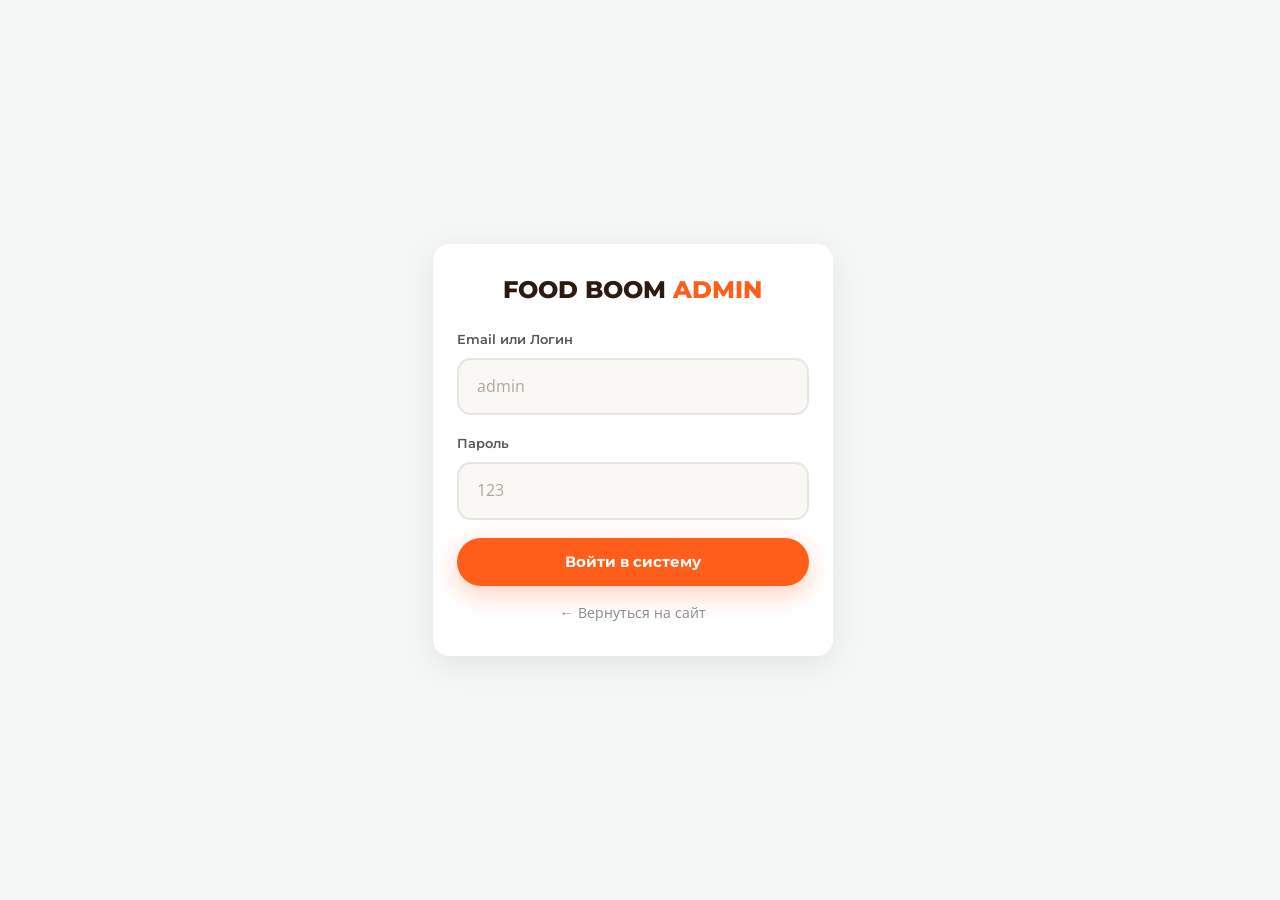
<file: admin.html>
<!DOCTYPE html>
<html lang="ru">
<head>
    <meta charset="UTF-8">
    <meta name="viewport" content="width=device-width, initial-scale=1.0, viewport-fit=cover">
    <title>Админ-панель — FOOD BOOM</title>
    <link rel="stylesheet" href="style.css?v=20261109">
    <style>
        body { background: #f4f7f6; font-family: 'Open Sans', sans-serif; margin: 0; }
        .admin-layout { display: flex; min-height: 100vh; }
        
        .sidebar { width: 260px; background: #2d1b12; color: #fff; display: flex; flex-direction: column; position: fixed; height: 100vh; z-index: 10; }
        .sidebar__logo { padding: 24px; font-family: 'Montserrat', sans-serif; font-size: 24px; font-weight: 800; border-bottom: 1px solid rgba(255,255,255,0.1); color: #fff; text-decoration: none; }
        .sidebar__logo span { color: #ff5e1a; }
        .sidebar__nav { padding: 20px 0; flex: 1; overflow-y: auto; }
        .sidebar__link { display: flex; align-items: center; gap: 12px; padding: 14px 24px; color: rgba(255,255,255,0.7); text-decoration: none; font-weight: 600; font-size: 15px; cursor: pointer; transition: 0.2s; border-left: 4px solid transparent; }
        .sidebar__link:hover, .sidebar__link.active { background: rgba(255,255,255,0.05); color: #ff5e1a; border-left-color: #ff5e1a; }
        .sidebar__footer { padding: 24px; border-top: 1px solid rgba(255,255,255,0.1); }
        .sidebar__footer button { width: 100%; background: rgba(255,255,255,0.1); color: #fff; border: none; padding: 12px; border-radius: 8px; cursor: pointer; font-weight: 600; transition: 0.2s; }
        .sidebar__footer button:hover { background: #e74c3c; }

        .main-content { flex: 1; margin-left: 260px; padding: 32px; }
        .page-header { display: flex; justify-content: space-between; align-items: center; margin-bottom: 24px; }
        .page-title { font-family: 'Montserrat', sans-serif; font-size: 28px; font-weight: 800; color: #2d1b12; margin: 0; }
        
        .stats-grid { display: grid; grid-template-columns: repeat(4, 1fr); gap: 20px; margin-bottom: 32px; }
        .stat-card { background: #fff; border-radius: 16px; padding: 24px; box-shadow: 0 4px 16px rgba(0,0,0,0.04); border-left: 4px solid #ff5e1a; }
        .stat-card__title { font-size: 13px; color: #888; font-weight: 600; text-transform: uppercase; letter-spacing: 0.5px; margin-bottom: 8px; }
        .stat-card__num { font-size: 32px; font-family: 'Montserrat', sans-serif; font-weight: 800; color: #2d1b12; }
        .stat-card__num span { font-size: 20px; color: #ff5e1a; }

        .admin-card { background: #fff; border-radius: 16px; padding: 24px; box-shadow: 0 4px 16px rgba(0,0,0,0.04); margin-bottom: 24px; }
        .toolbar { display: flex; gap: 16px; margin-bottom: 20px; }
        .toolbar input, .toolbar select { padding: 10px 16px; border: 1px solid #ddd; border-radius: 8px; font-family: 'Open Sans', sans-serif; outline: none; font-size: 14px; }
        
        .admin-table { width: 100%; border-collapse: collapse; }
        .admin-table th, .admin-table td { padding: 16px; text-align: left; border-bottom: 1px solid #eee; font-size: 14px; }
        .admin-table th { background: #faf8f5; font-weight: 700; color: #555; text-transform: uppercase; font-size: 12px; letter-spacing: 0.5px; }
        .admin-table tr:hover { background: #faf8f5; }
        
        .badge { display: inline-block; padding: 4px 10px; border-radius: 50px; font-size: 11px; font-weight: 700; }
        .badge-admin { background: #e8f5e9; color: #2e7d32; }
        .badge-role { background: #f3e5f5; color: #7b1fa2; }
        .badge-user { background: #e3f2fd; color: #1565c0; }
        
        .status-select { padding: 6px 12px; border-radius: 8px; border: 1px solid #ddd; font-size: 13px; font-weight: 700; cursor: pointer; outline: none; }
        .status-new { background: #fff3e0; color: #e65100; border-color: #ffe0b2; }
        .status-cooking { background: #e3f2fd; color: #1565c0; border-color: #bbdefb; }
        .status-delivery { background: #f3e5f5; color: #7b1fa2; border-color: #e1bee7; }
        .status-done { background: #e8f5e9; color: #2e7d32; border-color: #c8e6c9; }

        .btn-icon { background: none; border: none; cursor: pointer; font-size: 18px; padding: 4px; border-radius: 6px; transition: 0.2s; }
        .btn-icon:hover { background: #eee; }
        
        .modal-admin { position: fixed; inset: 0; background: rgba(0,0,0,0.5); display: none; align-items: center; justify-content: center; z-index: 1000; }
        .modal-admin.show { display: flex; }
        .modal-admin__content { background: #fff; width: 100%; max-width: 500px; border-radius: 16px; padding: 32px; position: relative; }
        .modal-admin__close { position: absolute; top: 16px; right: 16px; background: none; border: none; font-size: 24px; cursor: pointer; color: #888; }
        
        .detail-row { display: flex; justify-content: space-between; padding: 10px 0; border-bottom: 1px dashed #eee; }
        .detail-row:last-child { border-bottom: none; }
        .detail-label { color: #888; font-size: 14px; }
        .detail-value { font-weight: 600; color: #2d1b12; font-size: 14px; text-align: right; }

        .login-wrap { display: flex; align-items: center; justify-content: center; min-height: 100vh; background: #f4f7f6; }
        .login-box { background: #fff; padding: 40px; border-radius: 16px; box-shadow: 0 8px 32px rgba(0,0,0,0.08); width: 100%; max-width: 400px; text-align: center; }
        
        @media (max-width: 992px) {
            .stats-grid { grid-template-columns: repeat(2, 1fr); }
            .sidebar { width: 70px; }
            .sidebar__logo, .sidebar__link span { display: none; }
            .sidebar__link { justify-content: center; padding: 16px; }
            .main-content { margin-left: 70px; }
        }
        @media (max-width: 768px) {
            .toolbar { flex-direction: column; }
            .admin-table { display: block; overflow-x: auto; }
        }

        /* Keep wide tables inside the available content width. */
        .main-content, .admin-card { min-width: 0; }
        .admin-card { max-width: 100%; }
        .table-scroll { max-width: 100%; overflow-x: auto; overscroll-behavior-x: contain; }
        .admin-table { display: table; min-width: 640px; }
        .page-header { gap: 16px; flex-wrap: wrap; }
        .page-title { font-size: clamp(22px, 3vw, 28px); overflow-wrap: anywhere; }
        .stat-card { min-width: 0; }
        .stat-card__num { font-size: clamp(22px, 3vw, 32px); overflow-wrap: anywhere; }
        .login-wrap { padding: 24px 16px; min-height: 100svh; }
        .login-box { padding: 32px 24px; }
        .toolbar input, .toolbar select, .status-select { min-width: 0; font-size: 16px; }
        .btn-icon { min-width: 44px; min-height: 44px; }
        .modal-admin { padding: 20px 12px; }
        .modal-admin__content { max-height: calc(100dvh - 40px); overflow-y: auto; overscroll-behavior: contain; padding: 32px 24px; }
        .modal-admin__close { min-width: 44px; min-height: 44px; top: 8px; right: 8px; }
        .modal-admin__content h3 { padding-right: 32px; }
        .detail-row { gap: 12px; }
        .detail-value { min-width: 0; overflow-wrap: anywhere; }
        .sidebar { height: 100dvh; }
        @media (min-width: 769px) and (max-width: 992px) {
            .sidebar__link span:first-child { display: inline; }
            .sidebar__footer { padding: 12px 4px; }
        }
        @media (max-width: 768px) {
            .admin-layout { flex-direction: column; }
            .sidebar { position: static; width: 100%; height: auto; }
            .sidebar__logo { display: block; padding: 16px; }
            .sidebar__nav { display: flex; flex: none; padding: 8px; gap: 4px; overflow-x: auto; }
            .sidebar__link { flex: 0 0 auto; flex-direction: column; gap: 4px; padding: 8px 12px; border-left: 0; border-bottom: 3px solid transparent; font-size: 12px; }
            .sidebar__link.active { border-bottom-color: #ff5e1a; }
            .sidebar__link span { display: inline; }
            .sidebar__footer { padding: 8px 16px 12px; }
            .sidebar__footer button { min-height: 44px; }
            .main-content { width: 100%; margin-left: 0; padding: 24px 16px; }
            .admin-card { padding: 16px; }
            .stats-grid { gap: 12px; }
            .stat-card { padding: 16px; }
            .admin-table th, .admin-table td { padding: 12px; }
        }
        @media (max-width: 380px) { .stats-grid { grid-template-columns: 1fr; } }
    </style>
</head>
<body>

<div id="loginSection" class="login-wrap">
    <div class="login-box">
        <h2 style="font-family: 'Montserrat'; margin-bottom: 24px; color: #2d1b12;">FOOD BOOM <span style="color:#ff5e1a">ADMIN</span></h2>
        <div class="form-group" style="text-align: left;">
            <label style="font-size:13px; color:#555;">Email или Логин</label>
            <input type="text" id="adminLogin" class="form-control" placeholder="admin">
        </div>
        <div class="form-group" style="text-align: left;">
            <label style="font-size:13px; color:#555;">Пароль</label>
            <input type="password" id="adminPass" class="form-control" placeholder="123">
        </div>
        <button class="btn btn--primary btn--block" onclick="loginAdmin()" style="margin-top: 16px;">Войти в систему</button>
        <a href="index.html" style="display:block; margin-top: 16px; color:#888; font-size:14px; text-decoration:none;">← Вернуться на сайт</a>
    </div>
</div>

<div id="dashboardSection" class="admin-layout" style="display: none;">
    <aside class="sidebar">
        <a href="index.html" class="sidebar__logo">FOOD<span>BOOM</span></a>
        <nav class="sidebar__nav">
            <!-- Дашборд только для Админа -->
            <div class="sidebar__link active" data-role="admin" onclick="switchTab('dashboard', this)" role="button" tabindex="0">
                <span style="font-size:20px;">📊</span> <span>Дашборд</span>
            </div>
            <!-- Заказы для Админа и Оператора -->
            <div class="sidebar__link" data-role="admin,operator" onclick="switchTab('orders', this)" role="button" tabindex="0">
                <span style="font-size:20px;">🧾</span> <span>Заказы</span>
            </div>
            <!-- Заявки для Админа и Оператора -->
            <div class="sidebar__link" data-role="admin,operator" onclick="switchTab('requests', this)" role="button" tabindex="0">
                <span style="font-size:20px;">📞</span> <span>Заявки</span>
            </div>
            <!-- Новости для Админа и Редактора -->
            <div class="sidebar__link" data-role="admin,editor" onclick="switchTab('news', this)" role="button" tabindex="0">
                <span style="font-size:20px;">📰</span> <span>Новости</span>
            </div>
            <!-- Пользователи только для Админа -->
            <div class="sidebar__link" data-role="admin" onclick="switchTab('users', this)" role="button" tabindex="0">
                <span style="font-size:20px;">👥</span> <span>Пользователи</span>
            </div>
        </nav>
        <div class="sidebar__footer">
            <button onclick="logoutAdmin()">Выйти</button>
        </div>
    </aside>

    <main class="main-content">
        <!-- ДАШБОРД -->
        <div id="tab-dashboard" class="tab-content">
            <div class="page-header">
                <h1 class="page-title">Обзор магазина</h1>
            </div>
            <div class="stats-grid">
                <div class="stat-card" style="border-left-color: #1565c0;">
                    <div class="stat-card__title">Всего заказов</div>
                    <div class="stat-card__num" id="statOrders">0</div>
                </div>
                <div class="stat-card" style="border-left-color: #2e7d32;">
                    <div class="stat-card__title">Выручка</div>
                    <div class="stat-card__num" id="statRevenue">0 <span>₽</span></div>
                </div>
                <div class="stat-card" style="border-left-color: #e65100;">
                    <div class="stat-card__title">Заявок</div>
                    <div class="stat-card__num" id="statRequests">0</div>
                </div>
                <div class="stat-card" style="border-left-color: #7b1fa2;">
                    <div class="stat-card__title">Новостей</div>
                    <div class="stat-card__num" id="statNews">0</div>
                </div>
            </div>
            <div class="admin-card">
                <h3 style="margin-bottom: 16px;">Последние 5 заказов</h3>
                <div class="table-scroll" tabindex="0" role="region" aria-label="Таблица; прокрутите горизонтально для просмотра всех столбцов"><table class="admin-table">
                    <thead><tr><th>ID</th><th>Дата</th><th>Клиент</th><th>Сумма</th><th>Статус</th></tr></thead>
                    <tbody id="recentOrdersBody"></tbody>
                </table></div>
            </div>
        </div>

        <!-- ЗАКАЗЫ -->
        <div id="tab-orders" class="tab-content" style="display: none;">
            <div class="page-header"><h1 class="page-title">Управление заказами</h1></div>
            <div class="admin-card">
                <div class="toolbar">
                    <input type="text" id="orderSearch" placeholder="Поиск по имени или телефону..." oninput="renderOrders()" style="flex: 1;">
                </div>
                <div class="table-scroll" tabindex="0" role="region" aria-label="Таблица; прокрутите горизонтально для просмотра всех столбцов"><table class="admin-table">
                    <thead><tr><th>№</th><th>Дата</th><th>Клиент</th><th>Сумма</th><th>Статус</th><th>Действия</th></tr></thead>
                    <tbody id="ordersTableBody"></tbody>
                </table></div>
            </div>
        </div>

        <!-- ЗАЯВКИ -->
        <div id="tab-requests" class="tab-content" style="display: none;">
            <div class="page-header"><h1 class="page-title">Обратные звонки</h1></div>
            <div class="admin-card">
                <div class="table-scroll" tabindex="0" role="region" aria-label="Таблица; прокрутите горизонтально для просмотра всех столбцов"><table class="admin-table">
                    <thead><tr><th>Дата</th><th>Имя</th><th>Телефон</th><th>Комментарий</th><th>Статус</th><th>Действия</th></tr></thead>
                    <tbody id="requestsTableBody"></tbody>
                </table></div>
            </div>
        </div>

        <!-- НОВОСТИ -->
        <div id="tab-news" class="tab-content" style="display: none;">
            <div class="page-header">
                <h1 class="page-title">Управление блогом</h1>
                <button class="btn btn--primary" onclick="openNewsModal()">+ Добавить новость</button>
            </div>
            <div class="admin-card">
                <div class="table-scroll" tabindex="0" role="region" aria-label="Таблица; прокрутите горизонтально для просмотра всех столбцов"><table class="admin-table">
                    <thead><tr><th>Дата</th><th>Заголовок</th><th>Текст</th><th>Действия</th></tr></thead>
                    <tbody id="newsTableBody"></tbody>
                </table></div>
            </div>
        </div>

        <!-- ПОЛЬЗОВАТЕЛИ -->
        <div id="tab-users" class="tab-content" style="display: none;">
            <div class="page-header">
                <h1 class="page-title">База пользователей</h1>
                <button class="btn btn--primary" onclick="openUserModal()">+ Создать пользователя</button>
            </div>
            <div class="admin-card">
                <div class="table-scroll" tabindex="0" role="region" aria-label="Таблица; прокрутите горизонтально для просмотра всех столбцов"><table class="admin-table">
                    <thead><tr><th>Имя</th><th>Email</th><th>Телефон</th><th>Роль</th><th>Действия</th></tr></thead>
                    <tbody id="usersTableBody"></tbody>
                </table></div>
            </div>
        </div>
    </main>
</div>

<!-- МОДАЛКА ДОБАВЛЕНИЯ НОВОСТИ -->
<div class="modal-admin" id="newsModal">
    <div class="modal-admin__content">
        <button class="modal-admin__close" onclick="closeNewsModal()">×</button>
        <h3 style="margin-bottom: 20px; font-family: 'Montserrat';">Новая новость</h3>
        <div class="form-group">
            <label>Заголовок</label>
            <input type="text" id="newsTitle" class="form-control" placeholder="Заголовок">
        </div>
        <div class="form-group">
            <label>Текст новости</label>
            <textarea id="newsContent" class="form-control" rows="5" placeholder="Текст..."></textarea>
        </div>
        <button class="btn btn--primary btn--block" onclick="saveNews()">Опубликовать</button>
    </div>
</div>

<!-- МОДАЛКА СОЗДАНИЯ ПОЛЬЗОВАТЕЛЯ -->
<div class="modal-admin" id="userModal">
    <div class="modal-admin__content">
        <button class="modal-admin__close" onclick="closeUserModal()">×</button>
        <h3 style="margin-bottom: 20px; font-family: 'Montserrat';">Создать пользователя</h3>
        <div class="form-group"><label>Имя</label><input type="text" id="newUserName" class="form-control"></div>
        <div class="form-group"><label>Email</label><input type="email" id="newUserEmail" class="form-control"></div>
        <div class="form-group"><label>Телефон</label><input type="text" id="newUserPhone" class="form-control"></div>
        <div class="form-group"><label>Пароль</label><input type="password" id="newUserPass" class="form-control"></div>
        <div class="form-group">
            <label>Роль</label>
            <select id="newUserRole" class="form-control">
                <option value="user">Клиент</option>
                <option value="operator">Оператор</option>
                <option value="editor">Редактор</option>
                <option value="admin">Администратор</option>
            </select>
        </div>
        <button class="btn btn--primary btn--block" onclick="saveNewUser()">Создать</button>
    </div>
</div>

<!-- МОДАЛКА ДЕТАЛЕЙ ЗАКАЗА -->
<div class="modal-admin" id="orderModal">
    <div class="modal-admin__content">
        <button class="modal-admin__close" onclick="closeOrderModal()">×</button>
        <h3 style="margin-bottom: 20px; font-family: 'Montserrat';">Детали заказа <span id="modalOrderId" style="color:#ff5e1a"></span></h3>
        <div class="detail-row"><span class="detail-label">Клиент:</span><span class="detail-value" id="modalOrderName"></span></div>
        <div class="detail-row"><span class="detail-label">Телефон:</span><span class="detail-value" id="modalOrderPhone"></span></div>
        <div class="detail-row"><span class="detail-label">Адрес:</span><span class="detail-value" id="modalOrderAddress"></span></div>
        <div class="detail-row"><span class="detail-label">Оплата:</span><span class="detail-value" id="modalOrderPayment"></span></div>
        <h4 style="margin: 20px 0 10px; font-family: 'Montserrat';">Состав:</h4>
        <ul id="modalOrderItems" style="padding-left: 20px; color: #555; font-size: 14px; margin-bottom: 20px;"></ul>
        <div class="detail-row" style="border-top: 2px solid #eee; padding-top: 16px;">
            <span class="detail-label" style="font-size: 16px; font-weight: 700;">Итого:</span>
            <span class="detail-value" id="modalOrderTotal" style="font-size: 20px; color: #ff5e1a;"></span>
        </div>
    </div>
</div>

<script>
    document.querySelectorAll('.sidebar__link').forEach(link => {
        link.addEventListener('keydown', event => {
            if (event.key === 'Enter' || event.key === ' ') { event.preventDefault(); link.click(); }
        });
        link.setAttribute('aria-label', link.lastElementChild.textContent.trim());
    });
    let allOrders = [], allUsers = [], allRequests = [], allNews = [];
    let currentRole = '';
    let currentUserData = null;

    // Хэширование пароля
    async function hashPassword(password) {
        const salted = password + '|foodboom-salt-v1';
        if (window.crypto && window.crypto.subtle) {
            try {
                const enc = new TextEncoder();
                const data = enc.encode(salted);
                const hash = await crypto.subtle.digest('SHA-256', data);
                return Array.from(new Uint8Array(hash))
                    .map(b => b.toString(16).padStart(2, '0')).join('');
            } catch (e) {}
        }
        let h1 = 0, h2 = 0;
        for (let i = 0; i < salted.length; i++) {
            const c = salted.charCodeAt(i);
            h1 = ((h1 << 5) - h1) + c; h1 &= h1;
            h2 = ((h2 << 7) - h2) + c; h2 &= h2;
        }
        return 'fb_' + Math.abs(h1).toString(16) + Math.abs(h2).toString(16);
    }

    document.addEventListener('DOMContentLoaded', () => {
        const savedRole = sessionStorage.getItem('foodboom_admin_role');
        const savedName = sessionStorage.getItem('foodboom_admin_name');
        if (savedRole && savedName) {
            currentRole = savedRole;
            currentUserData = { name: savedName };
            document.getElementById('loginSection').style.display = 'none';
            document.getElementById('dashboardSection').style.display = 'flex';
            applyRolePermissions();
            loadData();
        }
    });

    async function loginAdmin() {
        const login = document.getElementById('adminLogin').value.trim();
        const pass = document.getElementById('adminPass').value;

        if (!login || !pass) return alert('Введите логин и пароль');

        // === ЖЕСТКИЙ ВХОД ДЛЯ АДМИНА ===
        if (login === 'admin' && pass === '123') {
            currentRole = 'admin';
            currentUserData = { name: 'Главный Админ' };
            sessionStorage.setItem('foodboom_admin_role', 'admin');
            sessionStorage.setItem('foodboom_admin_name', 'Главный Админ');
            
            document.getElementById('loginSection').style.display = 'none';
            document.getElementById('dashboardSection').style.display = 'flex';
            applyRolePermissions();
            loadData();
            return; 
        }
        // ==============================

        const btn = document.querySelector('button[onclick="loginAdmin()"]');
        btn.disabled = true;
        btn.textContent = 'Вход...';

        const hash = await hashPassword(pass);

        try {
            const res = await fetch('/api/login.php', {
                method: 'POST',
                headers: { 'Content-Type': 'application/json' },
                body: JSON.stringify({ identifier: login, passwordHash: hash })
            });
            const result = await res.json();

            if (!result.success) {
                alert(result.error || 'Неверный логин или пароль');
                btn.disabled = false;
                btn.textContent = 'Войти в систему';
                return;
            }

            const user = result.user;
            if (!['admin', 'operator', 'editor'].includes(user.role)) {
                alert('У вас нет прав для входа в панель управления.');
                btn.disabled = false;
                btn.textContent = 'Войти в систему';
                return;
            }

            currentRole = user.role;
            currentUserData = user;
            sessionStorage.setItem('foodboom_admin_role', currentRole);
            sessionStorage.setItem('foodboom_admin_name', user.name);

            document.getElementById('loginSection').style.display = 'none';
            document.getElementById('dashboardSection').style.display = 'flex';
            applyRolePermissions();
            loadData();

        } catch (e) {
            alert('Ошибка соединения с сервером');
            btn.disabled = false;
            btn.textContent = 'Войти в систему';
        }
    }

    function logoutAdmin() {
        sessionStorage.removeItem('foodboom_admin_role');
        sessionStorage.removeItem('foodboom_admin_name');
        location.reload();
    }

    function applyRolePermissions() {
        document.querySelectorAll('.sidebar__link').forEach(link => {
            const roles = link.dataset.role.split(',');
            if (roles.includes(currentRole)) {
                link.style.display = 'flex';
            } else {
                link.style.display = 'none';
            }
        });
        
        if (currentRole === 'editor') {
            switchTab('news', document.querySelector('[onclick="switchTab(\'news\', this)"]'));
        } else if (currentRole === 'operator') {
            switchTab('orders', document.querySelector('[onclick="switchTab(\'orders\', this)"]'));
        } else {
            switchTab('dashboard', document.querySelector('[onclick="switchTab(\'dashboard\', this)"]'));
        }
    }

    function switchTab(tabId, element) {
        document.querySelectorAll('.tab-content').forEach(tab => tab.style.display = 'none');
        document.getElementById('tab-' + tabId).style.display = 'block';
        document.querySelectorAll('.sidebar__link').forEach(link => link.classList.remove('active'));
        if (element) element.classList.add('active');
    }

    async function loadData() {
        try {
            if (currentRole === 'admin') {
                const [ordersRes, usersRes, reqRes, newsRes] = await Promise.all([
                    fetch('api/get_orders.php'), fetch('api/get_users.php'),
                    fetch('api/get_requests.php'), fetch('api/get_news.php')
                ]);
                allOrders = await ordersRes.json();
                allUsers = await usersRes.json();
                allRequests = await reqRes.json();
                allNews = await newsRes.json();
                
                updateDashboard(); renderOrders(); renderUsers(); renderRequests(); renderNews();
            } 
            else if (currentRole === 'operator') {
                const [ordersRes, reqRes] = await Promise.all([
                    fetch('api/get_orders.php'), fetch('api/get_requests.php')
                ]);
                allOrders = await ordersRes.json();
                allRequests = await reqRes.json();
                renderOrders(); renderRequests();
            } 
            else if (currentRole === 'editor') {
                const newsRes = await fetch('api/get_news.php');
                allNews = await newsRes.json();
                renderNews();
            }
        } catch (e) { console.error(e); alert('Ошибка загрузки данных.'); }
    }

    function formatDate(dateString) {
        if (!dateString) return '-';
        return new Date(dateString).toLocaleString('ru-RU', {day: '2-digit', month: '2-digit', year: 'numeric', hour: '2-digit', minute:'2-digit'});
    }

    function updateDashboard() {
        let revenue = allOrders.reduce((sum, o) => o.status === 'done' ? sum + o.total : sum, 0);
        document.getElementById('statOrders').textContent = allOrders.length;
        document.getElementById('statRevenue').innerHTML = `${revenue.toLocaleString('ru-RU')} <span>₽</span>`;
        document.getElementById('statRequests').textContent = allRequests.length;
        document.getElementById('statNews').textContent = allNews.length;

        const recentBody = document.getElementById('recentOrdersBody');
        recentBody.innerHTML = '';
        allOrders.slice(0, 5).forEach(o => {
            const cls = 'status-' + o.status;
            const names = {new: 'Новый', cooking: 'Готовится', delivery: 'В доставке', done: 'Выполнен'};
            recentBody.innerHTML += `<tr>
                <td><strong>${o.id}</strong></td>
                <td>${formatDate(o.date)}</td>
                <td>${o.customer.name}</td>
                <td><strong style="color:#ff5e1a">${o.total} ₽</strong></td>
                <td><span class="status-select ${cls}" style="cursor:default; display:inline-block; padding: 4px 8px;">${names[o.status] || o.status}</span></td>
            </tr>`;
        });
    }

    function renderOrders() {
        const tbody = document.getElementById('ordersTableBody');
        const searchInput = document.getElementById('orderSearch');
        const search = searchInput ? searchInput.value.toLowerCase() : '';
        tbody.innerHTML = '';
        allOrders.forEach(o => {
            if (o.customer.name.toLowerCase().includes(search) || o.customer.phone.includes(search)) {
                let cls = 'status-' + o.status;
                tbody.innerHTML += `<tr>
                    <td><strong>${o.id}</strong></td>
                    <td>${formatDate(o.date)}</td>
                    <td>${o.customer.name}<br><small>${o.customer.phone}</small></td>
                    <td><strong style="color:#ff5e1a">${o.total} ₽</strong></td>
                    <td>
                        <select class="status-select ${cls}" onchange="changeOrderStatus('${o.id}', this)">
                            <option value="new" ${o.status === 'new' ? 'selected' : ''}>Новый</option>
                            <option value="cooking" ${o.status === 'cooking' ? 'selected' : ''}>Готовится</option>
                            <option value="delivery" ${o.status === 'delivery' ? 'selected' : ''}>В доставке</option>
                            <option value="done" ${o.status === 'done' ? 'selected' : ''}>Выполнен</option>
                        </select>
                    </td>
                    <td>
                        <button class="btn-icon" onclick="viewOrder('${o.id}')">👁️</button>
                        <button class="btn-icon" style="color:#e74c3c" onclick="deleteOrder('${o.id}')">🗑️</button>
                    </td>
                </tr>`;
            }
        });
    }

    async function changeOrderStatus(id, el) {
        await fetch('api/update_order.php', { method: 'POST', headers: {'Content-Type': 'application/json'}, body: JSON.stringify({id: id, status: el.value}) });
        loadData();
    }
    async function deleteOrder(id) {
        if(!confirm('Удалить заказ?')) return;
        await fetch('api/delete_order.php', { method: 'POST', headers: {'Content-Type': 'application/json'}, body: JSON.stringify({id: id}) });
        loadData();
    }
    function viewOrder(id) {
        const o = allOrders.find(x => x.id === id); if(!o) return;
        document.getElementById('modalOrderId').textContent = '#' + o.id;
        document.getElementById('modalOrderName').textContent = o.customer.name;
        document.getElementById('modalOrderPhone').textContent = o.customer.phone;
        document.getElementById('modalOrderAddress').textContent = o.customer.address;
        document.getElementById('modalOrderPayment').textContent = o.payment;
        document.getElementById('modalOrderTotal').textContent = o.total + ' ₽';
        document.getElementById('modalOrderItems').innerHTML = o.items.map(i => `<li>${i.name} × ${i.qty}</li>`).join('');
        document.getElementById('orderModal').classList.add('show');
    }
    function closeOrderModal() { document.getElementById('orderModal').classList.remove('show'); }

    function renderRequests() {
        const tbody = document.getElementById('requestsTableBody');
        tbody.innerHTML = '';
        allRequests.forEach(r => {
            const cls = r.status === 'new' ? 'status-new' : 'status-done';
            const statusName = r.status === 'new' ? 'Новая' : 'Обработана';
            tbody.innerHTML += `<tr>
                <td>${formatDate(r.date)}</td>
                <td>${r.name}</td>
                <td>${r.phone}</td>
                <td>${r.comment || '-'}</td>
                <td><span class="status-select ${cls}" style="cursor:default; display:inline-block; padding: 4px 8px;">${statusName}</span></td>
                <td>${r.status === 'new' ? `<button class="btn-icon" title="Обработать" onclick="processRequest('${r.id}')">✅</button>` : ''}</td>
            </tr>`;
        });
    }
    async function processRequest(id) {
        await fetch('api/update_request.php', { method: 'POST', headers: {'Content-Type': 'application/json'}, body: JSON.stringify({id: id, status: 'done'}) });
        loadData();
    }

    function renderNews() {
        const tbody = document.getElementById('newsTableBody');
        tbody.innerHTML = '';
        allNews.forEach(n => {
            tbody.innerHTML += `<tr>
                <td>${formatDate(n.date)}</td>
                <td><strong>${n.title}</strong></td>
                <td>${n.content.substring(0, 50)}...</td>
                <td><button class="btn-icon" style="color:#e74c3c" onclick="deleteNews('${n.id}')">🗑️</button></td>
            </tr>`;
        });
    }
    function openNewsModal() { document.getElementById('newsModal').classList.add('show'); }
    function closeNewsModal() { document.getElementById('newsModal').classList.remove('show'); }
    async function saveNews() {
        const title = document.getElementById('newsTitle').value;
        const content = document.getElementById('newsContent').value;
        if(!title || !content) return alert('Заполните поля');
        await fetch('api/save_news.php', { method: 'POST', headers: {'Content-Type': 'application/json'}, body: JSON.stringify({title, content}) });
        closeNewsModal(); loadData();
    }
    async function deleteNews(id) {
        if(!confirm('Удалить новость?')) return;
        await fetch('api/delete_news.php', { method: 'POST', headers: {'Content-Type': 'application/json'}, body: JSON.stringify({id}) });
        loadData();
    }

    function renderUsers() {
        const tbody = document.getElementById('usersTableBody');
        tbody.innerHTML = '';
        allUsers.forEach(u => {
            const roleNames = {user: 'Клиент', operator: 'Оператор', editor: 'Редактор', admin: 'Админ'};
            const roleCls = u.role === 'admin' ? 'badge-admin' : (u.role === 'user' ? 'badge-user' : 'badge-role');
            tbody.innerHTML += `<tr>
                <td><strong>${u.name}</strong></td>
                <td>${u.email}</td>
                <td>${u.phone}</td>
                <td><span class="badge ${roleCls}">${roleNames[u.role] || 'Клиент'}</span></td>
                <td><button class="btn-icon" style="color:#e74c3c" onclick="deleteUser('${u.id}')">🗑️</button></td>
            </tr>`;
        });
    }
    async function deleteUser(id) {
        if(!confirm('Удалить пользователя?')) return;
        await fetch('api/delete_user.php', { method: 'POST', headers: {'Content-Type': 'application/json'}, body: JSON.stringify({id}) });
        loadData();
    }
    function openUserModal() { document.getElementById('userModal').classList.add('show'); }
    function closeUserModal() { document.getElementById('userModal').classList.remove('show'); }
    async function saveNewUser() {
        const name = document.getElementById('newUserName').value;
        const email = document.getElementById('newUserEmail').value;
        const phone = document.getElementById('newUserPhone').value;
        const pass = document.getElementById('newUserPass').value;
        const role = document.getElementById('newUserRole').value;
        
        if(!name || !email || !pass) return alert('Заполните обязательные поля');
        const passwordHash = await hashPassword(pass);

        const res = await fetch('api/save_user.php', {
            method: 'POST', headers: {'Content-Type': 'application/json'},
            body: JSON.stringify({ name, email, phone, phoneDigits: phone.replace(/\D/g,''), passwordHash, role })
        });
        
        const result = await res.json();
        if(result.success) { 
            closeUserModal(); 
            document.getElementById('newUserName').value = '';
            document.getElementById('newUserEmail').value = '';
            document.getElementById('newUserPhone').value = '';
            document.getElementById('newUserPass').value = '';
            loadData(); 
        } else alert(result.error);
    }
</script>
</body>
</html>
</file>
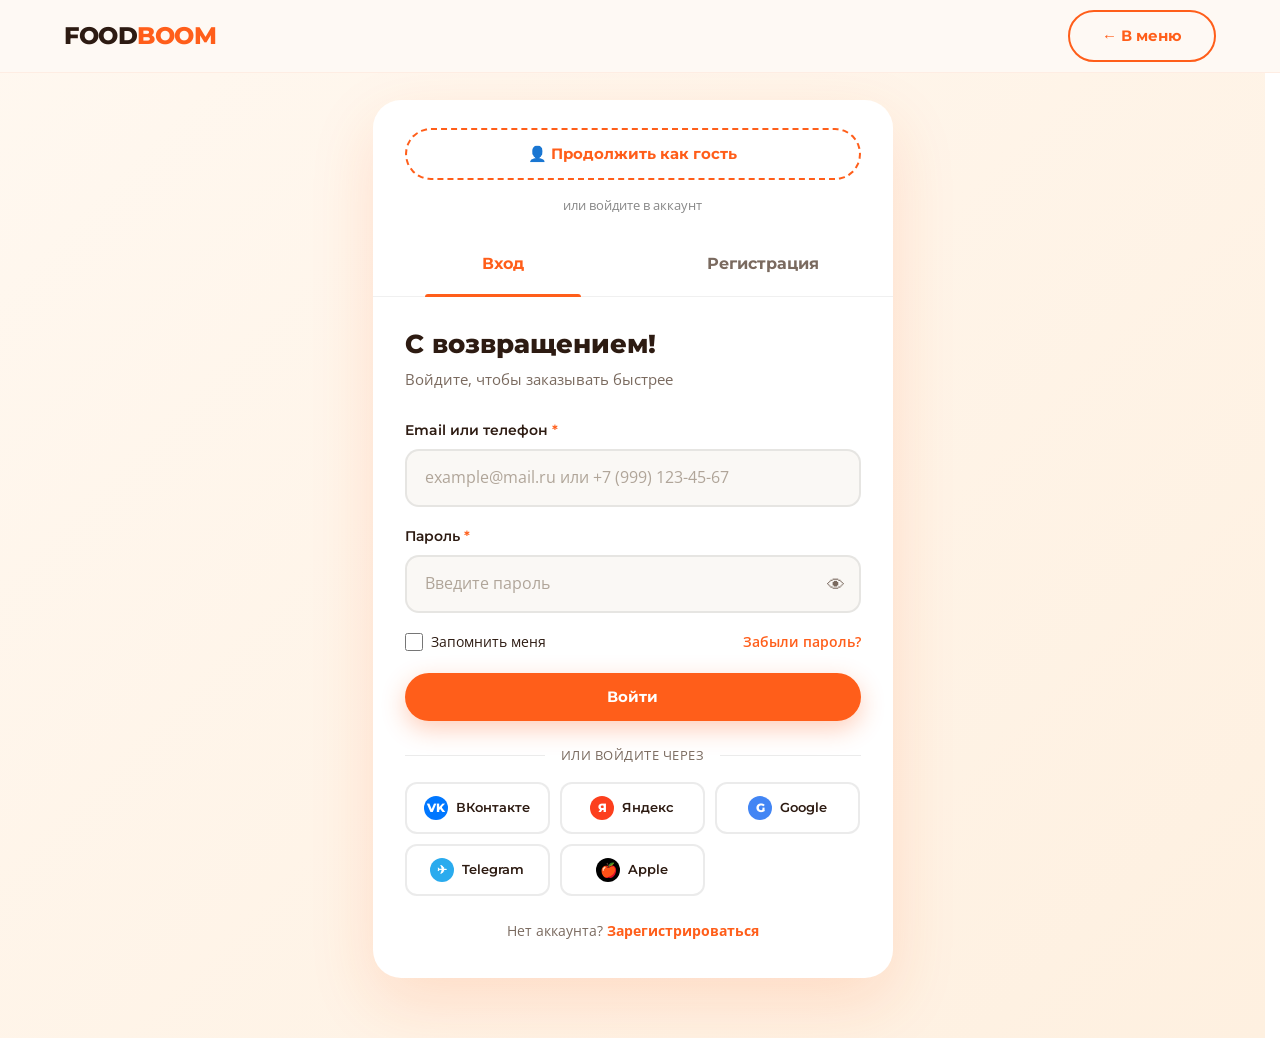
<file: auth.html>
<!DOCTYPE html>
<html lang="ru">
<head>
    <meta charset="UTF-8">
    <meta name="viewport" content="width=device-width, initial-scale=1.0, viewport-fit=cover">
    <title>Вход и регистрация — FOOD BOOM</title>
    <meta name="description" content="Войдите или зарегистрируйтесь в FOOD BOOM — заказывайте быстрее и получайте бонусы.">
    <link rel="icon" href="data:image/svg+xml,%3Csvg xmlns='http://www.w3.org/2000/svg' viewBox='0 0 100 100'%3E%3Crect width='100' height='100' rx='20' fill='%23ff5e1a'/%3E%3Ctext x='50' y='68' font-size='60' text-anchor='middle' fill='white' font-family='Arial' font-weight='bold'%3EF%3C/text%3E%3C/svg%3E">
    <link rel="stylesheet" href="style.css?v=20261109">
</head>
<body class="auth-page-body">

<header class="header" id="header">
    <div class="container header__inner">
        <a href="index.html" class="logo" aria-label="FOOD BOOM — на главную">FOOD<span>BOOM</span></a>
        <div class="header__actions">
            <a href="index.html" class="btn btn--outline">← В меню</a>
        </div>
    </div>
</header>

<main class="auth-page">
    <div class="container">
        <div class="auth-card">
            
            <!-- КНОПКА ВХОДА ГОСТЯ -->
            <div style="padding: 20px 32px 0;">
                <button type="button" class="btn btn--outline btn--block" id="guestLoginBtn" style="border-style: dashed;">👤 Продолжить как гость</button>
                <div style="text-align: center; margin: 15px 0; font-size: 13px; color: #888;">или войдите в аккаунт</div>
            </div>

            <div class="auth-tabs" role="tablist">
                <button type="button" class="auth-tab active" data-tab="login" role="tab" aria-selected="true">Вход</button>
                <button type="button" class="auth-tab" data-tab="register" role="tab" aria-selected="false">Регистрация</button>
            </div>

            <!-- ================= ВХОД ================= -->
            <form class="auth-form active" id="loginForm" data-panel="login" novalidate>
                <h1 class="auth-title">С возвращением!</h1>
                <p class="auth-subtitle">Войдите, чтобы заказывать быстрее</p>

                <div class="form-group">
                    <label for="loginIdentifier">Email или телефон <span class="req">*</span></label>
                    <input type="text" id="loginIdentifier" name="identifier" class="form-control" placeholder="example@mail.ru или +7 (999) 123-45-67" autocomplete="username" required>
                    <span class="form-hint">Введите email или телефон</span>
                </div>

                <div class="form-group">
                    <label for="loginPassword">Пароль <span class="req">*</span></label>
                    <div class="password-wrap">
                        <input type="password" id="loginPassword" name="password" class="form-control" placeholder="Введите пароль" autocomplete="current-password" required>
                        <button type="button" class="toggle-password" aria-label="Показать пароль">👁</button>
                    </div>
                    <span class="form-hint">Неверный email/телефон или пароль</span>
                </div>

                <div class="auth-row">
                    <label class="remember-me">
                        <input type="checkbox" id="rememberMe">
                        <span>Запомнить меня</span>
                    </label>
                    <a href="#" class="forgot-link" id="forgotLink">Забыли пароль?</a>
                </div>

                <button type="submit" class="btn btn--primary btn--block">Войти</button>

                <div class="auth-divider"><span>или войдите через</span></div>

                <div class="social-buttons">
                    <button type="button" class="social-btn social-btn--vk" data-provider="ВКонтакте" aria-label="Войти через ВКонтакте">
                        <span class="social-btn__icon">VK</span>
                        <span>ВКонтакте</span>
                    </button>
                    <button type="button" class="social-btn social-btn--yandex" data-provider="Яндекс" aria-label="Войти через Яндекс">
                        <span class="social-btn__icon">Я</span>
                        <span>Яндекс</span>
                    </button>
                    <button type="button" class="social-btn social-btn--google" data-provider="Google" aria-label="Войти через Google">
                        <span class="social-btn__icon">G</span>
                        <span>Google</span>
                    </button>
                    <button type="button" class="social-btn social-btn--telegram" data-provider="Telegram" aria-label="Войти через Telegram">
                        <span class="social-btn__icon">✈</span>
                        <span>Telegram</span>
                    </button>
                    <button type="button" class="social-btn social-btn--apple" data-provider="Apple" aria-label="Войти через Apple">
                        <span class="social-btn__icon"></span>
                        <span>Apple</span>
                    </button>
                </div>

                <p class="auth-switch">
                    Нет аккаунта?
                    <a href="#" data-switch="register">Зарегистрироваться</a>
                </p>
            </form>

            <!-- ================= РЕГИСТРАЦИЯ ================= -->
            <form class="auth-form" id="registerForm" data-panel="register" novalidate>
                <h1 class="auth-title">Создать аккаунт</h1>
                <p class="auth-subtitle">Заказывайте быстрее и получайте бонусы</p>

                <div class="form-group">
                    <label for="regName">Имя <span class="req">*</span></label>
                    <input type="text" id="regName" name="name" class="form-control" placeholder="Как к вам обращаться?" autocomplete="given-name" required minlength="2">
                    <span class="form-hint">Минимум 2 символа</span>
                </div>

                <div class="form-group">
                    <label for="regEmail">Email <span class="req">*</span></label>
                    <input type="email" id="regEmail" name="email" class="form-control" placeholder="example@mail.ru" autocomplete="email" required>
                    <span class="form-hint">Введите корректный email</span>
                </div>

                <div class="form-group">
                    <label for="regPhone">Телефон <span class="req">*</span></label>
                    <input type="tel" id="regPhone" name="phone" class="form-control" placeholder="+7 (___) ___-__-__" autocomplete="tel" inputmode="tel" required>
                    <span class="form-hint">Введите номер полностью</span>
                </div>

                <div class="form-group">
                    <label for="regPassword">Пароль <span class="req">*</span></label>
                    <div class="password-wrap">
                        <input type="password" id="regPassword" name="password" class="form-control" placeholder="Минимум 8 символов" autocomplete="new-password" required minlength="8">
                        <button type="button" class="toggle-password" aria-label="Показать пароль">👁</button>
                    </div>
                    <div class="password-strength" id="passwordStrength" aria-hidden="true">
                        <span></span><span></span><span></span><span></span>
                    </div>
                    <span class="form-hint">Минимум 8 символов, хотя бы одна буква и одна цифра</span>
                </div>

                <div class="form-group">
                    <label for="regPassword2">Повторите пароль <span class="req">*</span></label>
                    <div class="password-wrap">
                        <input type="password" id="regPassword2" name="password2" class="form-control" placeholder="Ещё раз" autocomplete="new-password" required>
                        <button type="button" class="toggle-password" aria-label="Показать пароль">👁</button>
                    </div>
                    <span class="form-hint">Пароли не совпадают</span>
                </div>

                <div class="consent-checkbox">
                    <input type="checkbox" id="regConsentAll" required>
                    <label for="regConsentAll">
                        Я даю <a href="consent.html" target="_blank" rel="noopener">согласие на обработку персональных данных</a> 
                        и принимаю <a href="privacy.html" target="_blank" rel="noopener">Политику конфиденциальности</a>
                        <span class="req">*</span>
                    </label>
                </div>
                <span class="form-hint" id="regConsentAllHint" style="display:none; margin-bottom: 12px;">Отметьте согласие, чтобы продолжить</span>

                <div class="consent-checkbox consent-checkbox--optional">
                    <input type="checkbox" id="regMarketing">
                    <label for="regMarketing">Хочу получать новости и акции на email</label>
                </div>

                <button type="submit" class="btn btn--primary btn--block">Зарегистрироваться</button>

                <div class="auth-divider"><span>или через</span></div>

                <div class="social-buttons">
                    <button type="button" class="social-btn social-btn--vk" data-provider="ВКонтакте" aria-label="Зарегистрироваться через ВКонтакте">
                        <span class="social-btn__icon">VK</span>
                        <span>ВКонтакте</span>
                    </button>
                    <button type="button" class="social-btn social-btn--yandex" data-provider="Яндекс" aria-label="Зарегистрироваться через Яндекс">
                        <span class="social-btn__icon">Я</span>
                        <span>Яндекс</span>
                    </button>
                    <button type="button" class="social-btn social-btn--google" data-provider="Google" aria-label="Зарегистрироваться через Google">
                        <span class="social-btn__icon">G</span>
                        <span>Google</span>
                    </button>
                    <button type="button" class="social-btn social-btn--telegram" data-provider="Telegram" aria-label="Зарегистрироваться через Telegram">
                        <span class="social-btn__icon">✈</span>
                        <span>Telegram</span>
                    </button>
                    <button type="button" class="social-btn social-btn--apple" data-provider="Apple" aria-label="Зарегистрироваться через Apple">
                        <span class="social-btn__icon"></span>
                        <span>Apple</span>
                    </button>
                </div>

                <p class="auth-switch">
                    Уже есть аккаунт?
                    <a href="#" data-switch="login">Войти</a>
                </p>
            </form>
        </div>
    </div>
</main>

<div class="toast" id="toast" role="status" aria-live="polite">
    <span aria-hidden="true">✓</span>
    <span id="toastText">Готово</span>
</div>

<script src="auth.js?v=20261109" defer></script>
</body>
</html>
</file>
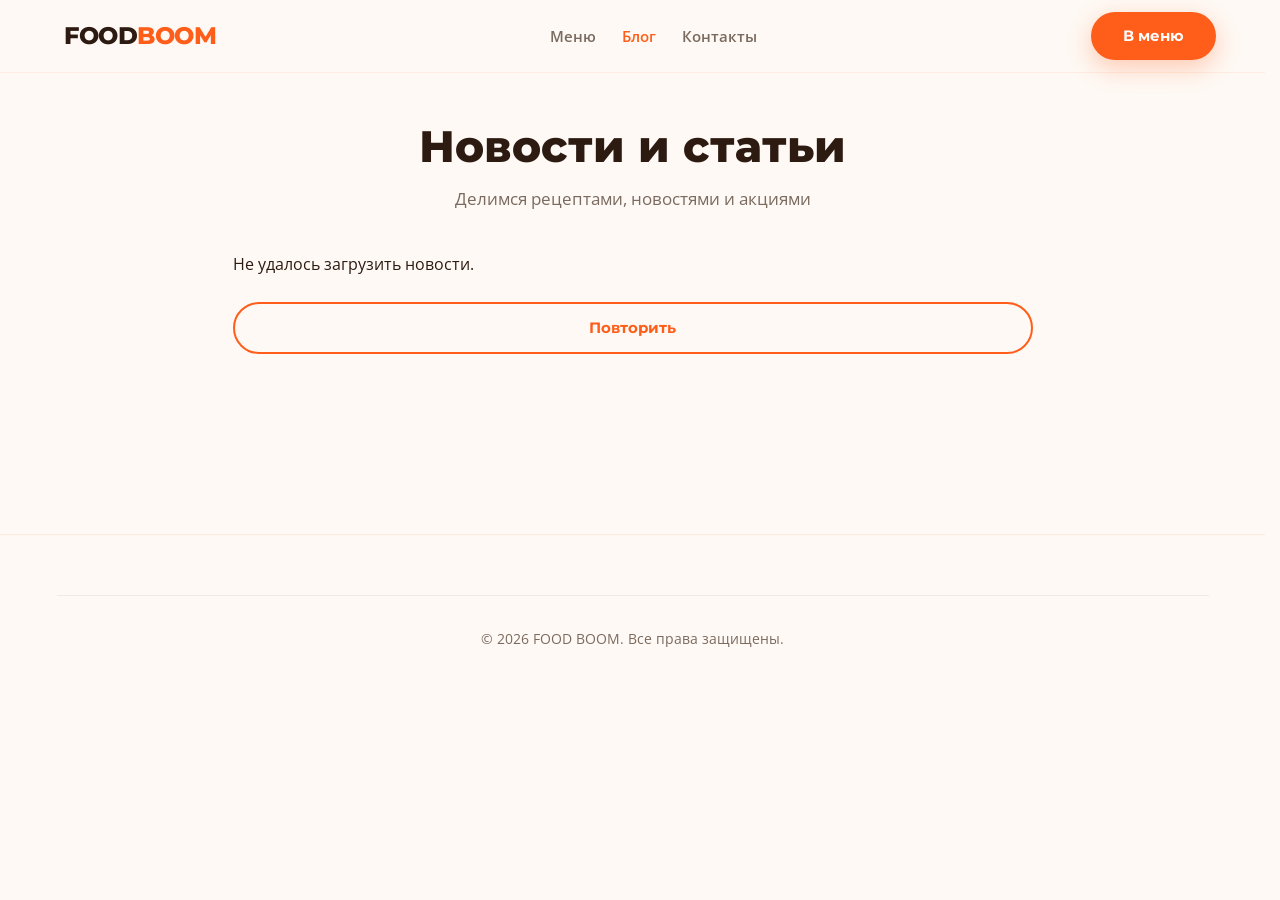
<file: blog.html>
<!DOCTYPE html>
<html lang="ru">
<head>
    <meta charset="UTF-8">
    <meta name="viewport" content="width=device-width, initial-scale=1.0, viewport-fit=cover">
    <title>Блог и новости — FOOD BOOM</title>
    <link rel="icon" href="data:image/svg+xml,%3Csvg xmlns='http://www.w3.org/2000/svg' viewBox='0 0 100 100'%3E%3Crect width='100' height='100' rx='20' fill='%23ff5e1a'/%3E%3Ctext x='50' y='68' font-size='60' text-anchor='middle' fill='white' font-family='Arial' font-weight='bold'%3EF%3C/text%3E%3C/svg%3E">
    <link rel="stylesheet" href="style.css?v=20261109">
</head>
<body style="background: #fef9f4;">

<header class="header" id="header">
    <div class="container header__inner">
        <a href="index.html" class="logo">FOOD<span>BOOM</span></a>
        <nav class="nav">
            <a href="index.html#menu">Меню</a>
            <a href="blog.html" style="color:var(--primary)">Блог</a>
            <a href="index.html#contacts">Контакты</a>
        </nav>
        <div class="header__actions">
            <a href="index.html" class="btn btn--primary">В меню</a>
        </div>
    </div>
</header>

<main class="section" style="padding-top: 120px;">
    <div class="container">
        <h1 class="section__title" style="text-align: center;">Новости и статьи</h1>
        <p class="section__subtitle" style="text-align: center; margin-bottom: 40px;">Делимся рецептами, новостями и акциями</p>
        
        <div id="newsContainer" aria-live="polite" aria-busy="true" style="max-width: 800px; margin: 0 auto; display: flex; flex-direction: column; gap: 24px;">
            <p>Загружаем новости…</p>
        </div>
    </div>
</main>

<footer class="footer">
    <div class="container">
        <div class="footer__bottom">
            <p>© 2026 FOOD BOOM. Все права защищены.</p>
        </div>
    </div>
</footer>

<script>
    async function loadNews() {
        const container = document.getElementById('newsContainer');
        container.setAttribute('aria-busy', 'true');
        try {
            const res = await fetch('api/get_news.php');
            if (!res.ok) throw new Error('Failed to load news');
            const news = await res.json();
            const fragment = document.createDocumentFragment();
            if (!news.length) {
                const empty = document.createElement('p');
                empty.textContent = 'Пока новостей нет.';
                fragment.appendChild(empty);
            }
            for (const item of news) {
                const article = document.createElement('article');
                article.className = 'news-card';
                const date = document.createElement('p');
                date.className = 'news-card__date';
                date.textContent = new Date(item.date).toLocaleDateString('ru-RU');
                const title = document.createElement('h2');
                title.textContent = item.title;
                const body = document.createElement('p');
                body.className = 'news-card__text';
                body.textContent = item.content;
                article.append(date, title, body);
                fragment.appendChild(article);
            }
            container.replaceChildren(fragment);
        } catch (e) {
            container.textContent = 'Не удалось загрузить новости. ';
            const retry = document.createElement('button');
            retry.type = 'button';
            retry.className = 'btn btn--outline';
            retry.textContent = 'Повторить';
            retry.addEventListener('click', loadNews);
            container.appendChild(retry);
        } finally { container.setAttribute('aria-busy', 'false'); }
    }
    loadNews();
</script>
</body>
</html>
</file>
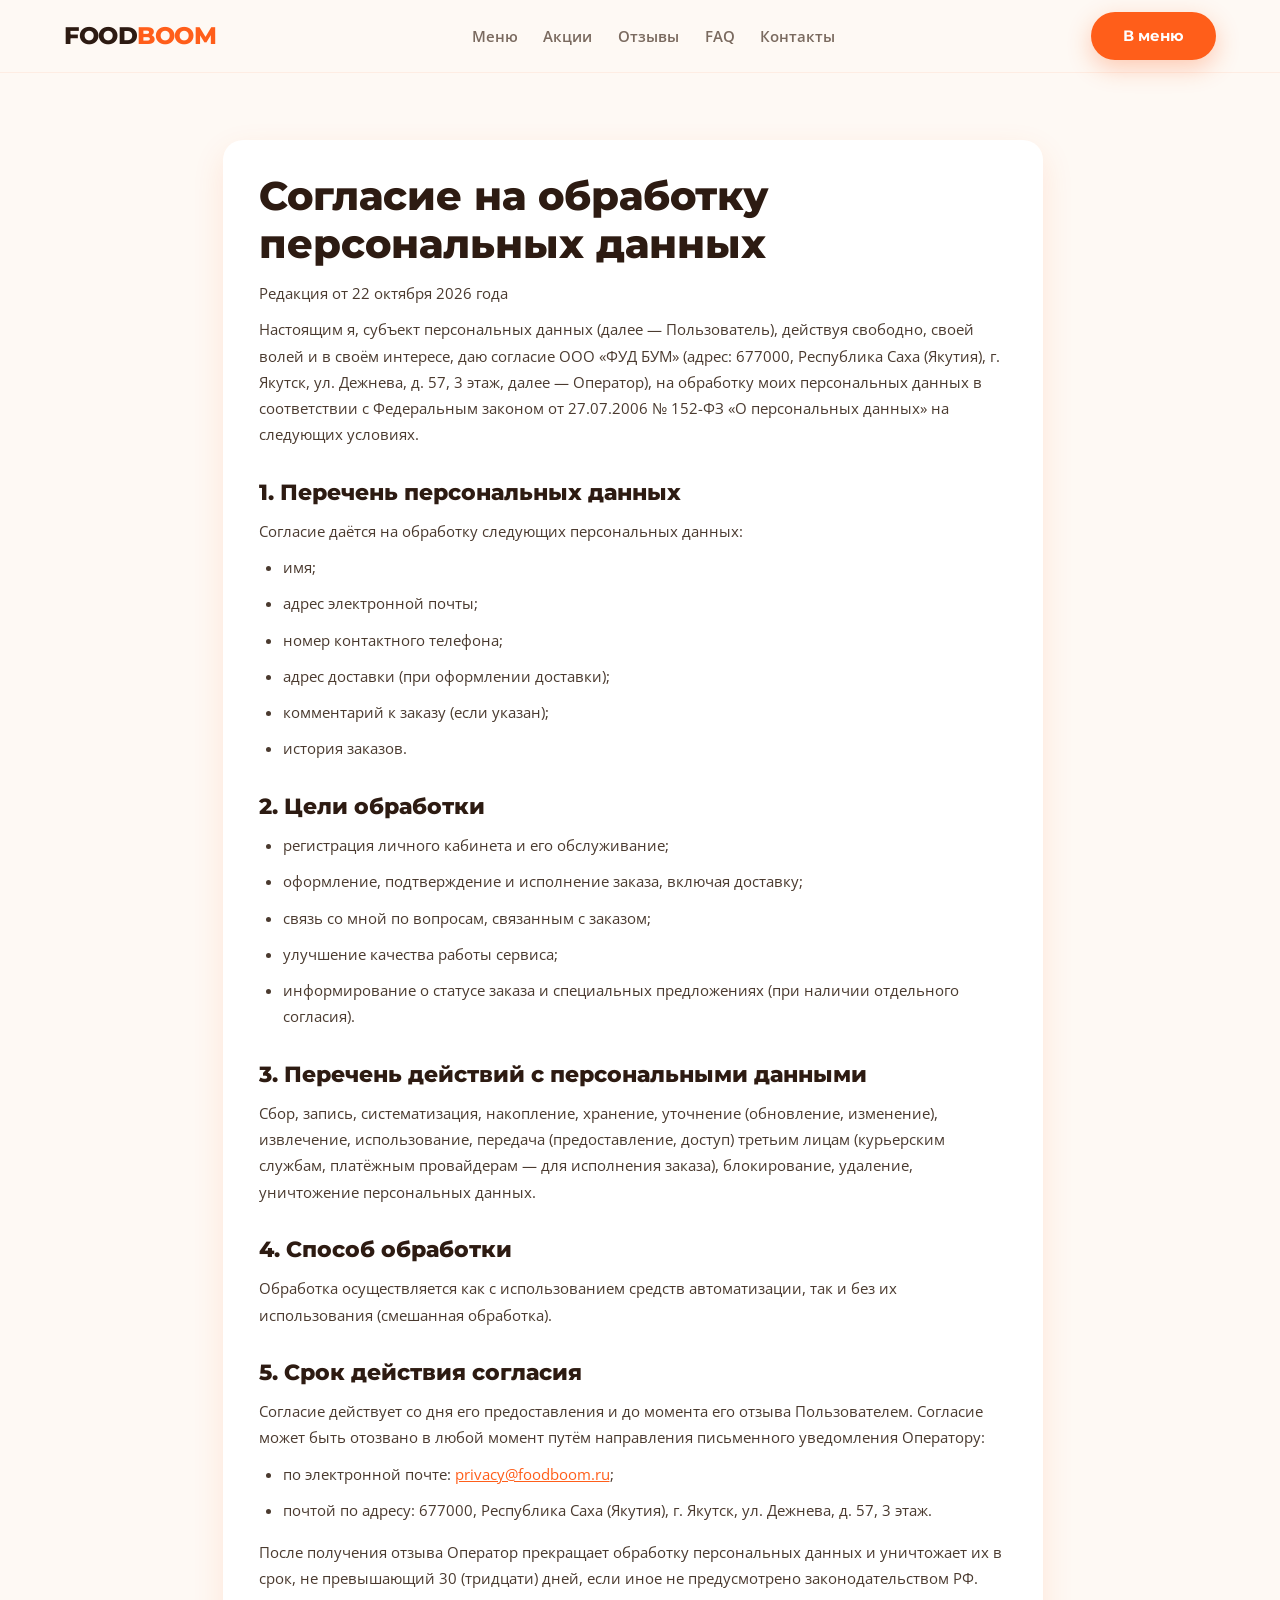
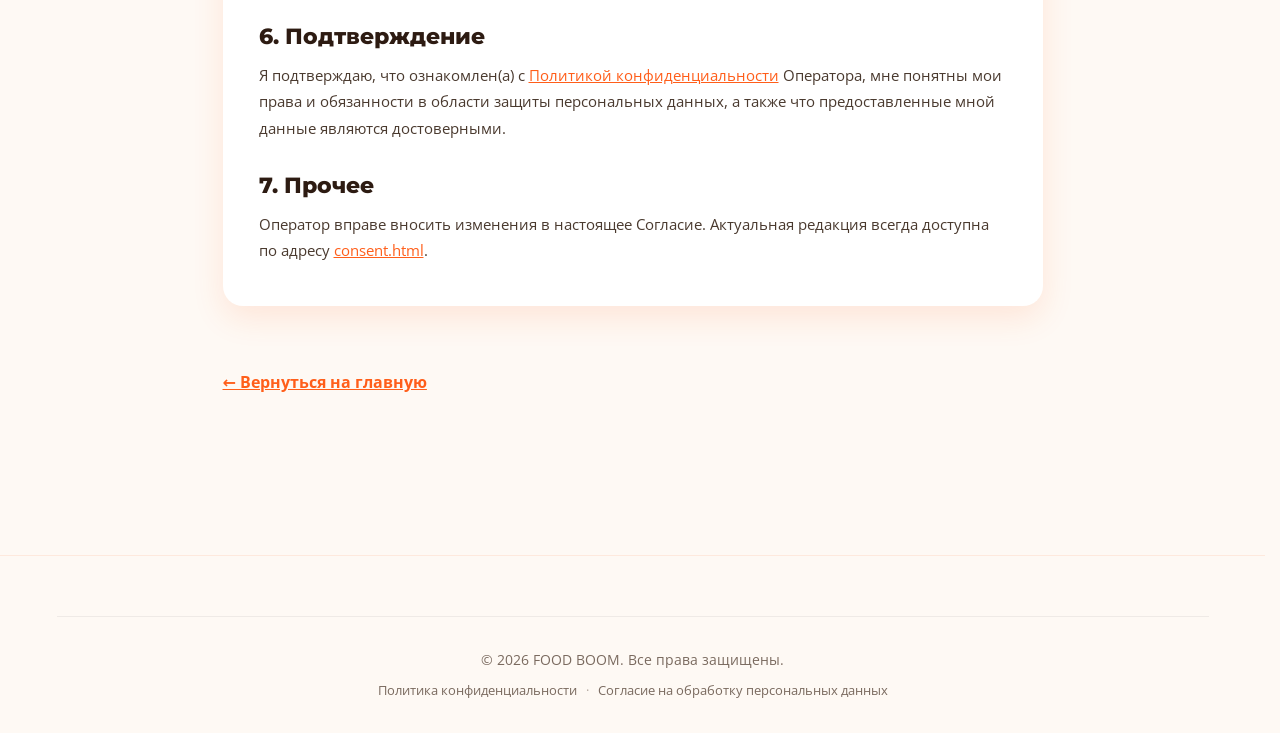
<file: consent.html>
<!DOCTYPE html>
<html lang="ru">
<head>
    <meta charset="UTF-8">
    <meta name="viewport" content="width=device-width, initial-scale=1.0, viewport-fit=cover">
    <title>Согласие на обработку персональных данных — FOOD BOOM</title>
    <meta name="description" content="Согласие на обработку персональных данных FOOD BOOM в соответствии с 152-ФЗ.">
    <link rel="icon" href="data:image/svg+xml,%3Csvg xmlns='http://www.w3.org/2000/svg' viewBox='0 0 100 100'%3E%3Crect width='100' height='100' rx='20' fill='%23ff5e1a'/%3E%3Ctext x='50' y='68' font-size='60' text-anchor='middle' fill='white' font-family='Arial' font-weight='bold'%3EF%3C/text%3E%3C/svg%3E">
    <link rel="stylesheet" href="style.css?v=20261109">
    <style>
        .legal { padding: 140px 0 80px; }
        .legal__inner { max-width: 820px; margin: 0 auto; }
        .legal h1 { font-size: clamp(28px, 4vw, 40px); color: var(--dark); margin-bottom: 12px; }
        .legal__updated { color: var(--gray); font-size: 14px; margin-bottom: 40px; }
        .legal h2 { font-size: 22px; color: var(--dark); margin: 32px 0 12px; }
        .legal p, .legal li { font-size: 15px; color: #4a3a2f; line-height: 1.75; margin-bottom: 10px; }
        .legal ul, .legal ol { padding-left: 24px; margin-bottom: 16px; }
        .legal a { color: var(--primary); text-decoration: underline; }
        .legal a:hover { color: var(--primary-dark); }
        .legal__back { display: inline-flex; align-items: center; gap: 8px; margin-top: 40px; font-weight: 700; color: var(--primary); }
        .legal__back:hover { text-decoration: underline; }
        .legal__box { background: #fff; border-radius: 20px; padding: 32px 36px; box-shadow: var(--shadow); margin-bottom: 24px; }
        @media (max-width: 480px) { .legal__box { padding: 24px 20px; } .legal { padding: 120px 0 60px; } }
    </style>
</head>
<body>

<a href="#main" class="skip-link">Перейти к содержимому</a>

<header class="header" id="header">
    <div class="container header__inner">
        <a href="index.html" class="logo" aria-label="FOOD BOOM — на главную">FOOD<span>BOOM</span></a>
        <nav class="nav" aria-label="Основное меню">
            <a href="index.html#menu">Меню</a>
            <a href="index.html#promo">Акции</a>
            <a href="index.html#reviews">Отзывы</a>
            <a href="index.html#faq">FAQ</a>
            <a href="index.html#contacts">Контакты</a>
        </nav>
        <div class="header__actions">
            <a href="index.html" class="btn btn--primary">В меню</a>
        </div>
    </div>
</header>

<main id="main" class="legal">
    <div class="container">
        <div class="legal__inner">
            <div class="legal__box">
                <h1>Согласие на обработку персональных данных</h1>
                <p class="legal__updated">Редакция от 22 октября 2026 года</p>

                <p>Настоящим я, субъект персональных данных (далее — Пользователь), действуя свободно, своей волей и в своём интересе, даю согласие ООО «ФУД БУМ» (адрес: 677000, Республика Саха (Якутия), г. Якутск, ул. Дежнева, д. 57, 3 этаж, далее — Оператор), на обработку моих персональных данных в соответствии с Федеральным законом от 27.07.2006 № 152-ФЗ «О персональных данных» на следующих условиях.</p>

                <h2>1. Перечень персональных данных</h2>
                <p>Согласие даётся на обработку следующих персональных данных:</p>
                <ul>
                    <li>имя;</li>
                    <li>адрес электронной почты;</li>
                    <li>номер контактного телефона;</li>
                    <li>адрес доставки (при оформлении доставки);</li>
                    <li>комментарий к заказу (если указан);</li>
                    <li>история заказов.</li>
                </ul>

                <h2>2. Цели обработки</h2>
                <ul>
                    <li>регистрация личного кабинета и его обслуживание;</li>
                    <li>оформление, подтверждение и исполнение заказа, включая доставку;</li>
                    <li>связь со мной по вопросам, связанным с заказом;</li>
                    <li>улучшение качества работы сервиса;</li>
                    <li>информирование о статусе заказа и специальных предложениях (при наличии отдельного согласия).</li>
                </ul>

                <h2>3. Перечень действий с персональными данными</h2>
                <p>Сбор, запись, систематизация, накопление, хранение, уточнение (обновление, изменение), извлечение, использование, передача (предоставление, доступ) третьим лицам (курьерским службам, платёжным провайдерам — для исполнения заказа), блокирование, удаление, уничтожение персональных данных.</p>

                <h2>4. Способ обработки</h2>
                <p>Обработка осуществляется как с использованием средств автоматизации, так и без их использования (смешанная обработка).</p>

                <h2>5. Срок действия согласия</h2>
                <p>Согласие действует со дня его предоставления и до момента его отзыва Пользователем. Согласие может быть отозвано в любой момент путём направления письменного уведомления Оператору:</p>
                <ul>
                    <li>по электронной почте: <a href="mailto:privacy@foodboom.ru">privacy@foodboom.ru</a>;</li>
                    <li>почтой по адресу: 677000, Республика Саха (Якутия), г. Якутск, ул. Дежнева, д. 57, 3 этаж.</li>
                </ul>
                <p>После получения отзыва Оператор прекращает обработку персональных данных и уничтожает их в срок, не превышающий 30 (тридцати) дней, если иное не предусмотрено законодательством РФ.</p>

                <h2>6. Подтверждение</h2>
                <p>Я подтверждаю, что ознакомлен(а) с <a href="privacy.html">Политикой конфиденциальности</a> Оператора, мне понятны мои права и обязанности в области защиты персональных данных, а также что предоставленные мной данные являются достоверными.</p>

                <h2>7. Прочее</h2>
                <p>Оператор вправе вносить изменения в настоящее Согласие. Актуальная редакция всегда доступна по адресу <a href="consent.html">consent.html</a>.</p>
            </div>

            <a href="index.html" class="legal__back">← Вернуться на главную</a>
        </div>
    </div>
</main>

<footer class="footer">
    <div class="container">
        <div class="footer__bottom">
            <p>© 2026 FOOD BOOM. Все права защищены.</p>
            <p class="footer__legal">
                <a href="privacy.html">Политика конфиденциальности</a>
                <span aria-hidden="true">·</span>
                <a href="consent.html">Согласие на обработку персональных данных</a>
            </p>
        </div>
    </div>
</footer>

<script>
    window.addEventListener('scroll', () => {
        document.getElementById('header').classList.toggle('scrolled', window.scrollY > 20);
    });
</script>
</body>
</html>
</file>
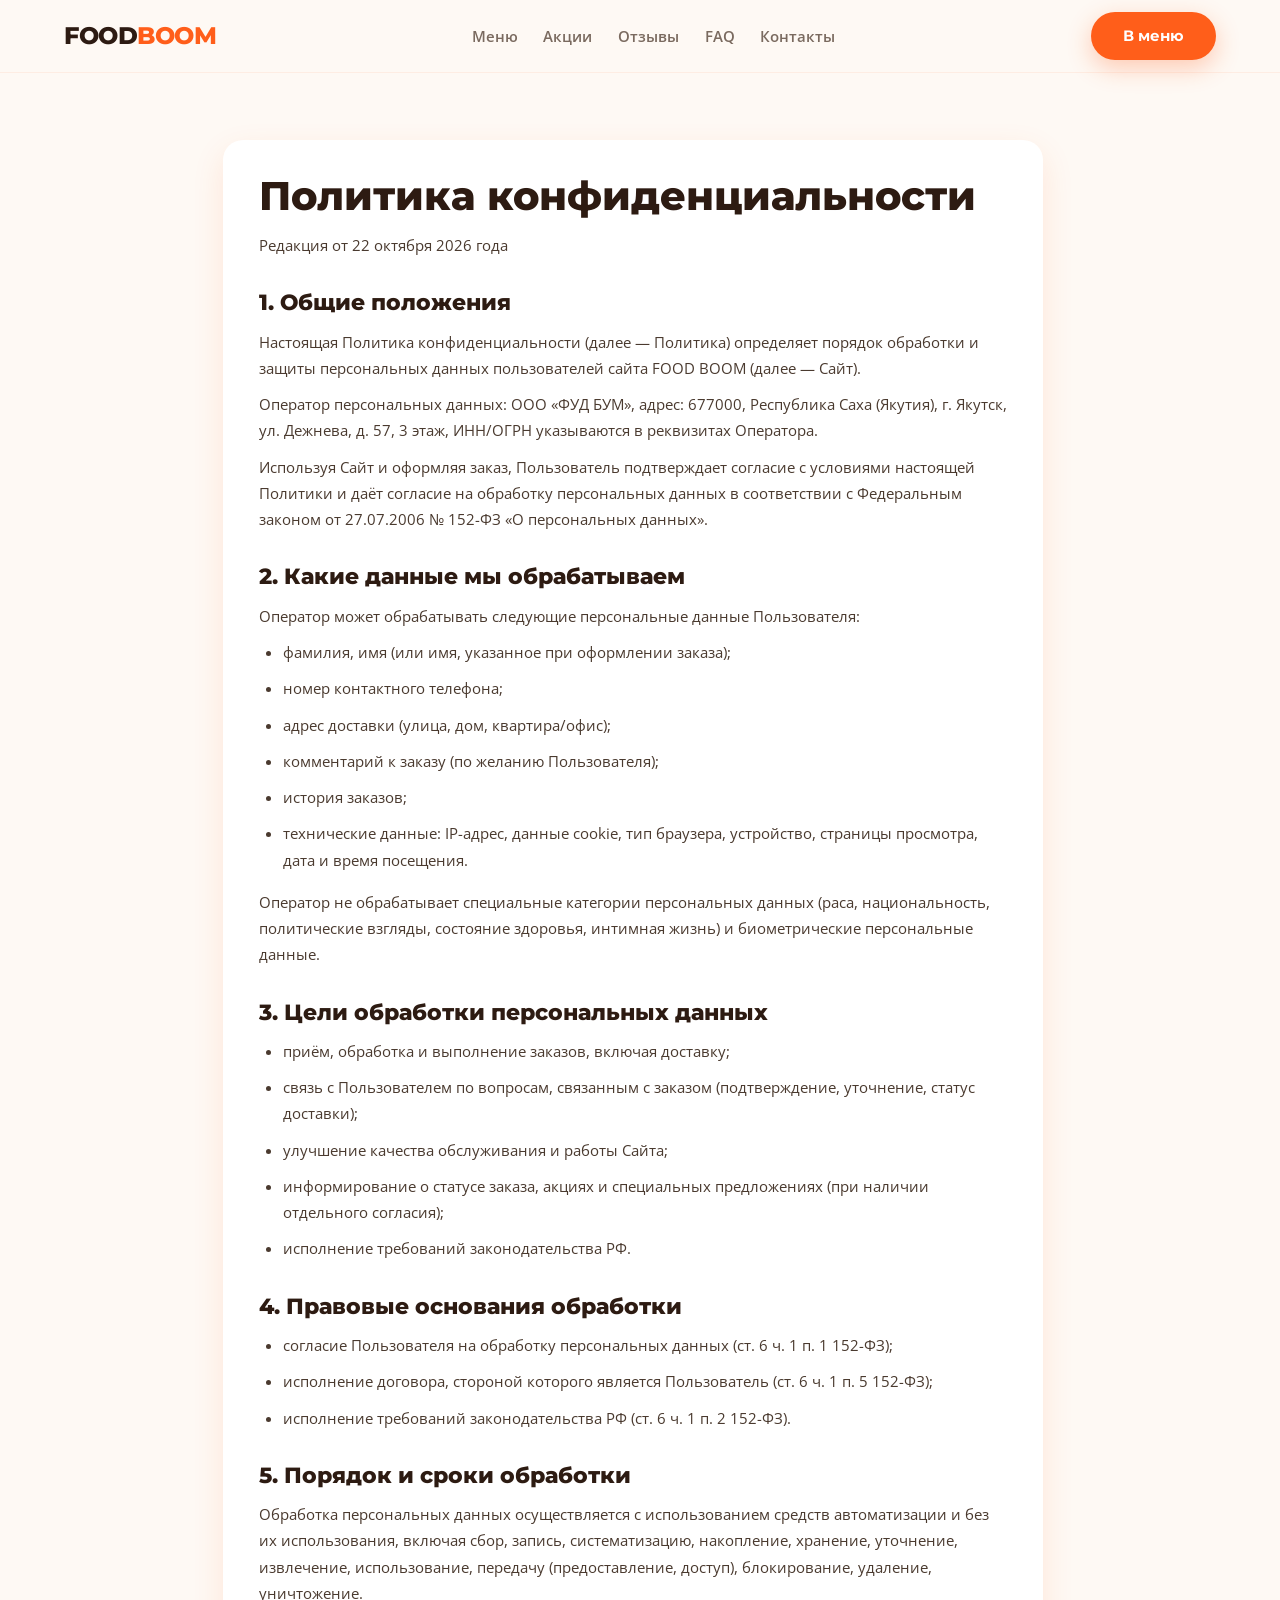
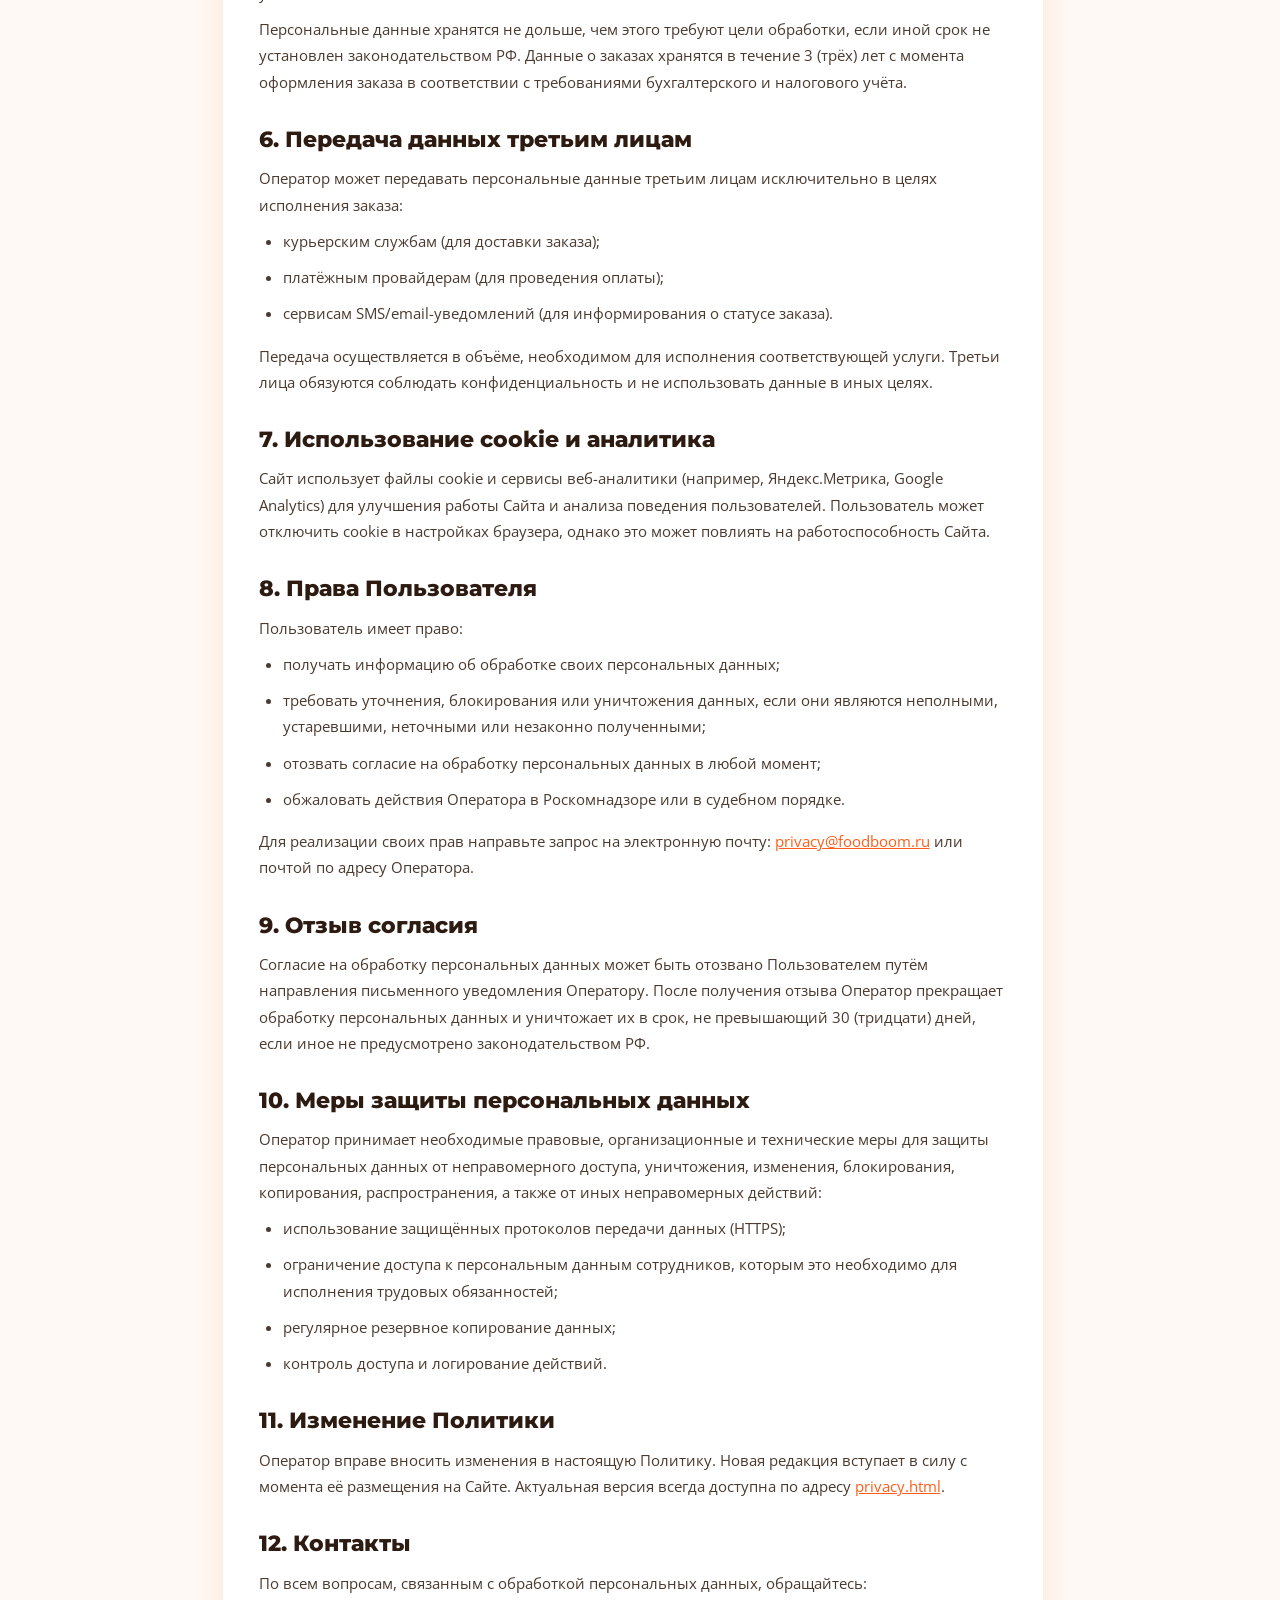
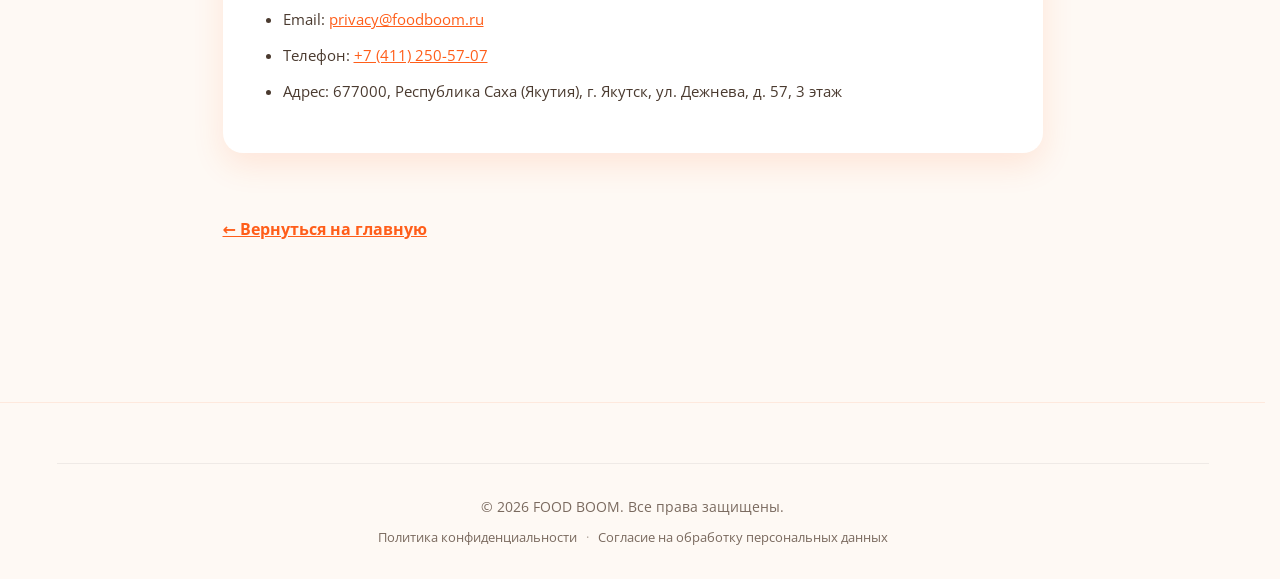
<file: privacy.html>
<!DOCTYPE html>
<html lang="ru">
<head>
    <meta charset="UTF-8">
    <meta name="viewport" content="width=device-width, initial-scale=1.0, viewport-fit=cover">
    <title>Политика конфиденциальности — FOOD BOOM</title>
    <meta name="description" content="Политика конфиденциальности и обработки персональных данных FOOD BOOM.">
    <link rel="icon" href="data:image/svg+xml,%3Csvg xmlns='http://www.w3.org/2000/svg' viewBox='0 0 100 100'%3E%3Crect width='100' height='100' rx='20' fill='%23ff5e1a'/%3E%3Ctext x='50' y='68' font-size='60' text-anchor='middle' fill='white' font-family='Arial' font-weight='bold'%3EF%3C/text%3E%3C/svg%3E">
    <link rel="stylesheet" href="style.css?v=20261109">
    <style>
        .legal { padding: 140px 0 80px; }
        .legal__inner { max-width: 820px; margin: 0 auto; }
        .legal h1 { font-size: clamp(28px, 4vw, 40px); color: var(--dark); margin-bottom: 12px; }
        .legal__updated { color: var(--gray); font-size: 14px; margin-bottom: 40px; }
        .legal h2 { font-size: 22px; color: var(--dark); margin: 32px 0 12px; }
        .legal h3 { font-size: 17px; color: var(--dark); margin: 24px 0 8px; }
        .legal p, .legal li { font-size: 15px; color: #4a3a2f; line-height: 1.75; margin-bottom: 10px; }
        .legal ul, .legal ol { padding-left: 24px; margin-bottom: 16px; }
        .legal a { color: var(--primary); text-decoration: underline; }
        .legal a:hover { color: var(--primary-dark); }
        .legal__back { display: inline-flex; align-items: center; gap: 8px; margin-top: 40px; font-weight: 700; color: var(--primary); }
        .legal__back:hover { text-decoration: underline; }
        .legal__box { background: #fff; border-radius: 20px; padding: 32px 36px; box-shadow: var(--shadow); margin-bottom: 24px; }
        @media (max-width: 480px) { .legal__box { padding: 24px 20px; } .legal { padding: 120px 0 60px; } }
    </style>
</head>
<body>

<a href="#main" class="skip-link">Перейти к содержимому</a>

<header class="header" id="header">
    <div class="container header__inner">
        <a href="index.html" class="logo" aria-label="FOOD BOOM — на главную">FOOD<span>BOOM</span></a>
        <nav class="nav" aria-label="Основное меню">
            <a href="index.html#menu">Меню</a>
            <a href="index.html#promo">Акции</a>
            <a href="index.html#reviews">Отзывы</a>
            <a href="index.html#faq">FAQ</a>
            <a href="index.html#contacts">Контакты</a>
        </nav>
        <div class="header__actions">
            <a href="index.html" class="btn btn--primary">В меню</a>
        </div>
    </div>
</header>

<main id="main" class="legal">
    <div class="container">
        <div class="legal__inner">
            <div class="legal__box">
                <h1>Политика конфиденциальности</h1>
                <p class="legal__updated">Редакция от 22 октября 2026 года</p>

                <h2>1. Общие положения</h2>
                <p>Настоящая Политика конфиденциальности (далее — Политика) определяет порядок обработки и защиты персональных данных пользователей сайта FOOD BOOM (далее — Сайт).</p>
                <p>Оператор персональных данных: ООО «ФУД БУМ», адрес: 677000, Республика Саха (Якутия), г. Якутск, ул. Дежнева, д. 57, 3 этаж, ИНН/ОГРН указываются в реквизитах Оператора.</p>
                <p>Используя Сайт и оформляя заказ, Пользователь подтверждает согласие с условиями настоящей Политики и даёт согласие на обработку персональных данных в соответствии с Федеральным законом от 27.07.2006 № 152-ФЗ «О персональных данных».</p>

                <h2>2. Какие данные мы обрабатываем</h2>
                <p>Оператор может обрабатывать следующие персональные данные Пользователя:</p>
                <ul>
                    <li>фамилия, имя (или имя, указанное при оформлении заказа);</li>
                    <li>номер контактного телефона;</li>
                    <li>адрес доставки (улица, дом, квартира/офис);</li>
                    <li>комментарий к заказу (по желанию Пользователя);</li>
                    <li>история заказов;</li>
                    <li>технические данные: IP-адрес, данные cookie, тип браузера, устройство, страницы просмотра, дата и время посещения.</li>
                </ul>
                <p>Оператор не обрабатывает специальные категории персональных данных (раса, национальность, политические взгляды, состояние здоровья, интимная жизнь) и биометрические персональные данные.</p>

                <h2>3. Цели обработки персональных данных</h2>
                <ul>
                    <li>приём, обработка и выполнение заказов, включая доставку;</li>
                    <li>связь с Пользователем по вопросам, связанным с заказом (подтверждение, уточнение, статус доставки);</li>
                    <li>улучшение качества обслуживания и работы Сайта;</li>
                    <li>информирование о статусе заказа, акциях и специальных предложениях (при наличии отдельного согласия);</li>
                    <li>исполнение требований законодательства РФ.</li>
                </ul>

                <h2>4. Правовые основания обработки</h2>
                <ul>
                    <li>согласие Пользователя на обработку персональных данных (ст. 6 ч. 1 п. 1 152-ФЗ);</li>
                    <li>исполнение договора, стороной которого является Пользователь (ст. 6 ч. 1 п. 5 152-ФЗ);</li>
                    <li>исполнение требований законодательства РФ (ст. 6 ч. 1 п. 2 152-ФЗ).</li>
                </ul>

                <h2>5. Порядок и сроки обработки</h2>
                <p>Обработка персональных данных осуществляется с использованием средств автоматизации и без их использования, включая сбор, запись, систематизацию, накопление, хранение, уточнение, извлечение, использование, передачу (предоставление, доступ), блокирование, удаление, уничтожение.</p>
                <p>Персональные данные хранятся не дольше, чем этого требуют цели обработки, если иной срок не установлен законодательством РФ. Данные о заказах хранятся в течение 3 (трёх) лет с момента оформления заказа в соответствии с требованиями бухгалтерского и налогового учёта.</p>

                <h2>6. Передача данных третьим лицам</h2>
                <p>Оператор может передавать персональные данные третьим лицам исключительно в целях исполнения заказа:</p>
                <ul>
                    <li>курьерским службам (для доставки заказа);</li>
                    <li>платёжным провайдерам (для проведения оплаты);</li>
                    <li>сервисам SMS/email-уведомлений (для информирования о статусе заказа).</li>
                </ul>
                <p>Передача осуществляется в объёме, необходимом для исполнения соответствующей услуги. Третьи лица обязуются соблюдать конфиденциальность и не использовать данные в иных целях.</p>

                <h2>7. Использование cookie и аналитика</h2>
                <p>Сайт использует файлы cookie и сервисы веб-аналитики (например, Яндекс.Метрика, Google Analytics) для улучшения работы Сайта и анализа поведения пользователей. Пользователь может отключить cookie в настройках браузера, однако это может повлиять на работоспособность Сайта.</p>

                <h2>8. Права Пользователя</h2>
                <p>Пользователь имеет право:</p>
                <ul>
                    <li>получать информацию об обработке своих персональных данных;</li>
                    <li>требовать уточнения, блокирования или уничтожения данных, если они являются неполными, устаревшими, неточными или незаконно полученными;</li>
                    <li>отозвать согласие на обработку персональных данных в любой момент;</li>
                    <li>обжаловать действия Оператора в Роскомнадзоре или в судебном порядке.</li>
                </ul>
                <p>Для реализации своих прав направьте запрос на электронную почту: <a href="mailto:privacy@foodboom.ru">privacy@foodboom.ru</a> или почтой по адресу Оператора.</p>

                <h2>9. Отзыв согласия</h2>
                <p>Согласие на обработку персональных данных может быть отозвано Пользователем путём направления письменного уведомления Оператору. После получения отзыва Оператор прекращает обработку персональных данных и уничтожает их в срок, не превышающий 30 (тридцати) дней, если иное не предусмотрено законодательством РФ.</p>

                <h2>10. Меры защиты персональных данных</h2>
                <p>Оператор принимает необходимые правовые, организационные и технические меры для защиты персональных данных от неправомерного доступа, уничтожения, изменения, блокирования, копирования, распространения, а также от иных неправомерных действий:</p>
                <ul>
                    <li>использование защищённых протоколов передачи данных (HTTPS);</li>
                    <li>ограничение доступа к персональным данным сотрудников, которым это необходимо для исполнения трудовых обязанностей;</li>
                    <li>регулярное резервное копирование данных;</li>
                    <li>контроль доступа и логирование действий.</li>
                </ul>

                <h2>11. Изменение Политики</h2>
                <p>Оператор вправе вносить изменения в настоящую Политику. Новая редакция вступает в силу с момента её размещения на Сайте. Актуальная версия всегда доступна по адресу <a href="privacy.html">privacy.html</a>.</p>

                <h2>12. Контакты</h2>
                <p>По всем вопросам, связанным с обработкой персональных данных, обращайтесь:</p>
                <ul>
                    <li>Email: <a href="mailto:privacy@foodboom.ru">privacy@foodboom.ru</a></li>
                    <li>Телефон: <a href="tel:+74112505707">+7 (411) 250-57-07</a></li>
                    <li>Адрес: 677000, Республика Саха (Якутия), г. Якутск, ул. Дежнева, д. 57, 3 этаж</li>
                </ul>
            </div>

            <a href="index.html" class="legal__back">← Вернуться на главную</a>
        </div>
    </div>
</main>

<footer class="footer">
    <div class="container">
        <div class="footer__bottom">
            <p>© 2026 FOOD BOOM. Все права защищены.</p>
            <p class="footer__legal">
                <a href="privacy.html">Политика конфиденциальности</a>
                <span aria-hidden="true">·</span>
                <a href="consent.html">Согласие на обработку персональных данных</a>
            </p>
        </div>
    </div>
</footer>

<script>
    window.addEventListener('scroll', () => {
        document.getElementById('header').classList.toggle('scrolled', window.scrollY > 20);
    });
</script>
</body>
</html>
</file>
<file: style.css>
/* Local variable fonts; SIL Open Font License, see fonts/. */
@font-face {
  font-family: 'Montserrat';
  font-style: normal;
  font-weight: 400 800;
  font-display: swap;
  src: url(fonts/montserrat-cyrillic.woff2) format('woff2');
  unicode-range: U+0301, U+0400-045F, U+0490-0491, U+04B0-04B1, U+2116;
}
@font-face {
  font-family: 'Montserrat';
  font-style: normal;
  font-weight: 400 800;
  font-display: swap;
  src: url(fonts/montserrat-latin.woff2) format('woff2');
  unicode-range: U+0000-00FF, U+0131, U+0152-0153, U+02BB-02BC, U+02C6, U+02DA, U+02DC, U+0304, U+0308, U+0329, U+2000-206F, U+20AC, U+2122, U+2191, U+2193, U+2212, U+2215, U+FEFF, U+FFFD;
}
@font-face {
  font-family: 'Open Sans';
  font-style: normal;
  font-weight: 400 700;
  font-stretch: 100%;
  font-display: swap;
  src: url(fonts/open-sans-cyrillic.woff2) format('woff2');
  unicode-range: U+0301, U+0400-045F, U+0490-0491, U+04B0-04B1, U+2116;
}
@font-face {
  font-family: 'Open Sans';
  font-style: normal;
  font-weight: 400 700;
  font-stretch: 100%;
  font-display: swap;
  src: url(fonts/open-sans-latin.woff2) format('woff2');
  unicode-range: U+0000-00FF, U+0131, U+0152-0153, U+02BB-02BC, U+02C6, U+02DA, U+02DC, U+0304, U+0308, U+0329, U+2000-206F, U+20AC, U+2122, U+2191, U+2193, U+2212, U+2215, U+FEFF, U+FFFD;
}
* { margin: 0; padding: 0; box-sizing: border-box; }
html { scroll-behavior: smooth; }
body {
    font-family: 'Open Sans', system-ui, sans-serif;
    background-color: #fef9f4;
    color: #2d1b12;
    line-height: 1.6;
    overflow-x: hidden;
    -webkit-tap-highlight-color: transparent; /* Убирает вспышку при тапе на iPhone/Android */
}
body.no-scroll { overflow: hidden; }
h1, h2, h3, h4 { font-family: 'Montserrat', sans-serif; font-weight: 800; line-height: 1.2; }
a { text-decoration: none; color: inherit; }
img { max-width: 100%; display: block; }
.container { width: 100%; max-width: 1200px; margin: 0 auto; padding: 0 24px; }

:root {
    --primary: #ff5e1a;
    --primary-dark: #e04a0e;
    --secondary: #ffb347;
    --dark: #2d1b12;
    --light: #fff8f0;
    --gray: #7a6a5f;
    --success: #2ecc71;
    --shadow: 0 12px 32px rgba(255, 94, 26, 0.12);
    --shadow-hover: 0 20px 48px rgba(255, 94, 26, 0.25);
}

.skip-link {
    position: absolute;
    top: -100px;
    left: 16px;
    background: var(--dark);
    color: #fff;
    padding: 12px 24px;
    border-radius: 8px;
    z-index: 10000;
    font-weight: 700;
    transition: top 0.2s;
}
.skip-link:focus { top: 16px; }

:focus-visible { outline: 3px solid var(--primary); outline-offset: 3px; border-radius: 4px; }
button:focus-visible, a:focus-visible, input:focus-visible, select:focus-visible, textarea:focus-visible {
    outline: 3px solid var(--primary);
    outline-offset: 3px;
}

@keyframes fadeUp {
    from { opacity: 0; transform: translateY(40px); }
    to { opacity: 1; transform: translateY(0); }
}
@keyframes float {
    0%, 100% { transform: translateY(0); }
    50% { transform: translateY(-12px); }
}
@keyframes pulse {
    0% { transform: scale(1); }
    50% { transform: scale(1.35); }
    100% { transform: scale(1); }
}
@keyframes fadeIn { from { opacity: 0; } to { opacity: 1; } }
@keyframes slideUpIn { from { opacity: 0; transform: translateY(20px); } to { opacity: 1; transform: translateY(0); } }

.anim { opacity: 1; }
.reveal-ready .anim {
    opacity: 0;
    transform: translateY(40px);
    transition: opacity 0.8s cubic-bezier(0.25, 0.46, 0.45, 0.94),
                transform 0.8s cubic-bezier(0.25, 0.46, 0.45, 0.94);
}
.reveal-ready .anim.visible { opacity: 1; transform: translateY(0); }

.header {
    position: fixed;
    top: 0; left: 0;
    width: 100%;
    z-index: 1000;
    background: #fef9f4;
    
    border-bottom: 1px solid rgba(255, 94, 26, 0.08);
    transition: box-shadow 0.3s ease;
}
.header.scrolled { box-shadow: 0 4px 24px rgba(0, 0, 0, 0.06); }
.header__inner {
    display: flex;
    align-items: center;
    justify-content: space-between;
    height: 72px;
}
.logo {
    font-family: 'Montserrat', sans-serif;
    font-weight: 800;
    font-size: 24px;
    letter-spacing: -0.5px;
    color: var(--dark);
}
.logo span { color: var(--primary); }
.nav { display: flex; gap: 32px; align-items: center; }
.nav a {
    font-size: 15px;
    font-weight: 600;
    color: var(--gray);
    transition: color 0.2s ease;
    position: relative;
}
.nav a::after {
    content: '';
    position: absolute;
    bottom: -4px; left: 0;
    width: 0; height: 2px;
    background: var(--primary);
    transition: width 0.3s ease;
}
.nav a:hover { color: var(--primary); }
.nav a:hover::after { width: 100%; }
.header__actions { display: flex; align-items: center; gap: 12px; }

.cart-toggle {
    position: relative;
    display: flex;
    align-items: center;
    justify-content: center;
    width: 48px; height: 48px;
    border: none;
    background: var(--primary);
    color: #fff;
    border-radius: 50%;
    cursor: pointer;
    transition: color 0.3s ease, background-color 0.3s ease, transform 0.3s ease;
    box-shadow: 0 8px 24px rgba(255, 94, 26, 0.3);
}
.cart-toggle:hover {
    background: var(--primary-dark);
    transform: translateY(-2px) scale(1.05);
    box-shadow: 0 12px 32px rgba(255, 94, 26, 0.45);
}
.cart-toggle svg { width: 22px; height: 22px; }
.cart-badge {
    position: absolute;
    top: -4px; right: -4px;
    min-width: 22px; height: 22px;
    padding: 0 6px;
    background: var(--dark);
    color: #fff;
    font-family: 'Montserrat', sans-serif;
    font-size: 12px;
    font-weight: 700;
    border-radius: 11px;
    display: flex;
    align-items: center;
    justify-content: center;
    border: 2px solid #fef9f4;
    transform: scale(0);
    transition: transform 0.3s cubic-bezier(0.68, -0.55, 0.265, 1.55);
}
.cart-badge.show { transform: scale(1); }
.cart-badge.bump { animation: pulse 0.5s ease; }

.btn {
    display: inline-block;
    padding: 12px 32px;
    border-radius: 50px;
    font-family: 'Montserrat', sans-serif;
    font-weight: 700;
    font-size: 15px;
    cursor: pointer;
    transition: color 0.3s ease, background-color 0.3s ease, transform 0.3s ease;
    border: none;
    text-align: center;
}
.btn--primary {
    background: var(--primary);
    color: #fff;
    box-shadow: 0 8px 24px rgba(255, 94, 26, 0.3);
}
.btn--primary:hover {
    background: var(--primary-dark);
    box-shadow: 0 12px 32px rgba(255, 94, 26, 0.45);
    transform: translateY(-2px);
}
.btn--outline {
    background: transparent;
    color: var(--primary);
    border: 2px solid var(--primary);
}
.btn--outline:hover {
    background: var(--primary);
    color: #fff;
    transform: translateY(-2px);
}
.btn--block { display: block; width: 100%; }
.btn--light { background: #fff; color: var(--primary); }
.btn--light:hover { background: var(--light); transform: translateY(-2px); }
.btn:disabled { opacity: 0.5; cursor: not-allowed; transform: none !important; }

.burger { display: none; flex-direction: column; gap: 5px; cursor: pointer; padding: 8px; background: none; border: none; }
.burger span { width: 24px; height: 3px; background: var(--dark); border-radius: 2px; transition: color 0.3s ease, background-color 0.3s ease, transform 0.3s ease; }

.hero {
    position: relative;
    min-height: 100vh;
    display: flex;
    align-items: center;
    padding-top: 72px;
    overflow: hidden;
    background: linear-gradient(135deg, #fff8f0 0%, #fef0e0 100%);
}
.hero::before {
    content: '';
    position: absolute;
    top: -20%; right: -10%;
    width: 600px; height: 600px;
    background: radial-gradient(circle, rgba(255, 94, 26, 0.12) 0%, transparent 70%);
    border-radius: 50%;
    pointer-events: none;
}
.hero__inner {
    display: grid;
    grid-template-columns: 1fr 1fr;
    gap: 48px;
    align-items: center;
    position: relative;
    z-index: 2;
}
.hero__content { animation: fadeUp 1s ease forwards; }
.hero__badge {
    display: inline-flex;
    align-items: center;
    gap: 8px;
    background: rgba(255, 94, 26, 0.1);
    color: var(--primary);
    font-weight: 700;
    font-size: 13px;
    padding: 8px 18px;
    border-radius: 50px;
    margin-bottom: 24px;
    letter-spacing: 0.5px;
}
.hero__badge::before {
    content: '';
    width: 8px;
    height: 8px;
    border-radius: 50%;
    background: var(--success);
    box-shadow: 0 0 0 4px rgba(46, 204, 113, 0.2);
    
}
.hero__title { font-size: clamp(40px, 5vw, 64px); color: var(--dark); margin-bottom: 20px; }
.hero__title span { color: var(--primary); position: relative; }
.hero__title span::after {
    content: '';
    position: absolute;
    bottom: 4px; left: 0;
    width: 100%; height: 8px;
    background: rgba(255, 94, 26, 0.2);
    border-radius: 4px;
    z-index: -1;
}
.hero__text { font-size: 17px; color: var(--gray); max-width: 480px; margin-bottom: 24px; line-height: 1.7; }
.hero__meta { display: flex; gap: 24px; margin-bottom: 32px; flex-wrap: wrap; }
.hero__meta-item { display: flex; align-items: center; gap: 8px; font-size: 14px; color: var(--gray); font-weight: 600; }
.hero__meta-item .icon {
    width: 28px; height: 28px;
    background: rgba(255, 94, 26, 0.1);
    border-radius: 50%;
    display: flex; align-items: center; justify-content: center;
    font-size: 14px;
}
.hero__actions { display: flex; gap: 16px; flex-wrap: wrap; }
.hero__image > picture { display: contents; }
.hero__image { position: relative; display: flex; justify-content: center; align-items: center; }
.hero__image-main {
    width: 100%;
    max-width: 520px;
    border-radius: 32px;
    box-shadow: var(--shadow);
    
    object-fit: cover;
    aspect-ratio: 1 / 1;
    background: #f0e6d8;
}
.hero__image-accent {
    position: absolute;
    bottom: -20px; left: -20px;
    width: 160px; height: 160px;
    border-radius: 24px;
    object-fit: cover;
    box-shadow: 0 16px 40px rgba(0, 0, 0, 0.15);
    
    border: 4px solid #fff;
    background: #f0e6d8;
}

.section { padding: 100px 0; }
.section--compact { padding: 60px 0; }
.section__header { text-align: center; margin-bottom: 56px; }
.section__title { font-size: clamp(32px, 4vw, 44px); color: var(--dark); margin-bottom: 12px; }
.section__subtitle { font-size: 17px; color: var(--gray); max-width: 560px; margin: 0 auto; }

.toolbar { display: flex; gap: 12px; margin-bottom: 24px; flex-wrap: wrap; align-items: center; }
.search-box { position: relative; flex: 1; min-width: 240px; }
.search-box input {
    width: 100%;
    padding: 14px 18px 14px 46px;
    border: 2px solid rgba(0, 0, 0, 0.08);
    border-radius: 50px;
    background: #fff;
    font-family: 'Open Sans', system-ui, sans-serif;
    font-size: 16px; /* 16px для iPhone */
    color: var(--dark);
    outline: none;
    transition: all 0.2s;
}
.search-box input:focus { border-color: var(--primary); box-shadow: 0 0 0 4px rgba(255, 94, 26, 0.1); }
.search-box::before {
    content: '🔍';
    position: absolute;
    left: 18px; top: 50%;
    transform: translateY(-50%);
    font-size: 16px;
    pointer-events: none;
}
.sort-select {
    padding: 14px 40px 14px 18px;
    border: 2px solid rgba(0, 0, 0, 0.08);
    border-radius: 50px;
    background: #fff;
    font-family: 'Open Sans', system-ui, sans-serif;
    font-size: 16px; /* 16px для iPhone */
    font-weight: 600;
    color: var(--dark);
    outline: none;
    cursor: pointer;
    transition: border-color 0.2s;
    appearance: none;
    background-image: url("data:image/svg+xml,%3Csvg xmlns='http://www.w3.org/2000/svg' width='12' height='12' viewBox='0 0 24 24' fill='none' stroke='%232d1b12' stroke-width='3'%3E%3Cpolyline points='6 9 12 15 18 9'/%3E%3C/svg%3E");
    background-repeat: no-repeat;
    background-position: right 18px center;
}
.sort-select:focus { border-color: var(--primary); }

.categories { display: flex; justify-content: center; gap: 10px; flex-wrap: wrap; margin-bottom: 24px; }
.category-btn {
    padding: 10px 22px;
    border-radius: 50px;
    background: #fff;
    border: 2px solid transparent;
    font-family: 'Montserrat', sans-serif;
    font-weight: 600;
    font-size: 14px;
    color: var(--gray);
    cursor: pointer;
    transition: all 0.25s ease;
    box-shadow: 0 4px 12px rgba(0, 0, 0, 0.04);
}
.category-btn:hover { color: var(--primary); transform: translateY(-2px); }
.category-btn.active { background: var(--primary); color: #fff; box-shadow: 0 8px 20px rgba(255, 94, 26, 0.3); }

.cards { display: grid; grid-template-columns: repeat(auto-fill, minmax(260px, 1fr)); gap: 28px; }
.card {
    background: #fff;
    border-radius: 24px;
    overflow: hidden;
    box-shadow: var(--shadow);
    transition: transform 0.35s cubic-bezier(0.25, 0.46, 0.45, 0.94),
                box-shadow 0.35s ease, opacity 0.3s ease;
    display: flex;
    flex-direction: column;
    animation: fadeIn 0.4s ease;
    position: relative;
}
.card:hover { transform: translateY(-10px) scale(1.02); box-shadow: var(--shadow-hover); }
.card.hidden { display: none; }
.card__image-wrap { overflow: hidden; aspect-ratio: 4 / 3; position: relative; background: #f0e6d8; }
.card__image { width: 100%; height: 100%; object-fit: cover; transition: transform 0.5s ease; }
.card:hover .card__image { transform: scale(1.1); }
.card__badges { position: absolute; top: 12px; left: 12px; display: flex; flex-direction: column; gap: 6px; z-index: 2; }
.card__badge {
    display: inline-block;
    padding: 4px 10px;
    border-radius: 50px;
    font-family: 'Montserrat', sans-serif;
    font-size: 11px;
    font-weight: 800;
    letter-spacing: 0.5px;
    text-transform: uppercase;
    color: #fff;
    
}
.card__badge--hit { background: rgba(255, 94, 26, 0.95); }
.card__badge--new { background: rgba(46, 204, 113, 0.95); }
.card__badge--sale { background: rgba(231, 76, 60, 0.95); }
.card__body { padding: 20px 22px 22px; display: flex; flex-direction: column; flex: 1; }
.card__title-row { display: flex; justify-content: space-between; align-items: baseline; gap: 8px; margin-bottom: 4px; }
.card__title { font-size: 18px; font-weight: 700; color: var(--dark); }
.card__weight { font-size: 12px; color: var(--gray); font-weight: 600; white-space: nowrap; }
.card__rating { display: flex; align-items: center; gap: 4px; font-size: 12px; color: var(--gray); margin-bottom: 8px; font-weight: 600; }
.card__rating .stars { color: var(--secondary); letter-spacing: 1px; }
.card__desc { font-size: 14px; color: var(--gray); margin-bottom: 16px; flex: 1; line-height: 1.5; }
.card__footer { display: flex; align-items: center; justify-content: space-between; gap: 12px; }
.card__price { font-family: 'Montserrat', sans-serif; font-weight: 800; font-size: 20px; color: var(--primary); }
.card__btn {
    background: var(--primary);
    color: #fff;
    border: none;
    border-radius: 50px;
    padding: 10px 20px;
    font-family: 'Montserrat', sans-serif;
    font-weight: 700;
    font-size: 13px;
    cursor: pointer;
    transition: background 0.3s ease, transform 0.2s ease;
    white-space: nowrap;
}
.card__btn:hover { background: var(--primary-dark); transform: scale(1.05); }
.card__qty {
    display: flex;
    align-items: center;
    gap: 4px;
    background: var(--primary);
    border-radius: 50px;
    padding: 2px;
    animation: slideUpIn 0.3s ease;
}
.card__qty button {
    width: 32px; height: 32px;
    border: none;
    background: transparent;
    color: #fff;
    font-size: 18px;
    font-weight: 700;
    cursor: pointer;
    border-radius: 50%;
    display: flex; align-items: center; justify-content: center;
    transition: background 0.2s;
}
.card__qty button:hover { background: rgba(255, 255, 255, 0.2); }
.card__qty span {
    color: #fff;
    font-family: 'Montserrat', sans-serif;
    font-weight: 800;
    font-size: 14px;
    min-width: 20px;
    text-align: center;
}

.promo-grid { display: grid; grid-template-columns: 1fr 1fr; gap: 24px; }
.promo-card {
    position: relative;
    border-radius: 28px;
    overflow: hidden;
    min-height: 280px;
    display: flex;
    align-items: flex-end;
    padding: 36px;
    color: #fff;
    box-shadow: var(--shadow);
    transition: transform 0.4s ease, box-shadow 0.4s ease;
    cursor: pointer;
}
.promo-card:hover { transform: translateY(-6px); box-shadow: var(--shadow-hover); }
.promo-card > picture { display: contents; }
.promo-card img { position: absolute; inset: 0; width: 100%; height: 100%; object-fit: cover; transition: transform 0.6s ease; background: #333; }
.promo-card:hover img { transform: scale(1.08); }
.promo-card::after { content: ''; position: absolute; inset: 0; background: linear-gradient(transparent 20%, rgba(0, 0, 0, 0.85)); }
.promo-card__content { position: relative; z-index: 2; }
.promo-card__tag {
    display: inline-block;
    background: var(--primary);
    padding: 6px 16px;
    border-radius: 50px;
    font-family: 'Montserrat', sans-serif;
    font-weight: 700;
    font-size: 12px;
    margin-bottom: 14px;
    letter-spacing: 0.5px;
}
.promo-card h3 { font-size: 28px; margin-bottom: 8px; color: #fff; }
.promo-card p { font-size: 15px; opacity: 0.85; max-width: 320px; }

.features { background: var(--dark); color: #fff; border-radius: 40px; margin: 0 24px; padding: 80px 48px; }
.features__grid { display: grid; grid-template-columns: repeat(auto-fit, minmax(220px, 1fr)); gap: 48px; text-align: center; }
.feature__icon { font-size: 48px; margin-bottom: 16px; display: block; }
.feature__title { font-size: 20px; font-weight: 700; margin-bottom: 8px; }
.feature__text { font-size: 15px; color: rgba(255, 255, 255, 0.7); line-height: 1.6; }

.stats {
    display: grid;
    grid-template-columns: repeat(4, 1fr);
    gap: 24px;
    background: linear-gradient(135deg, #ff5e1a, #ff8c42);
    border-radius: 32px;
    padding: 56px 40px;
    color: #fff;
    margin: 0 24px;
    box-shadow: 0 20px 48px rgba(255, 94, 26, 0.3);
    position: relative;
    overflow: hidden;
}
.stats::before {
    content: '';
    position: absolute;
    top: -100px; right: -50px;
    width: 300px; height: 300px;
    background: rgba(255, 255, 255, 0.08);
    border-radius: 50%;
}
.stat { text-align: center; position: relative; z-index: 2; }
.stat__num { font-family: 'Montserrat', sans-serif; font-size: clamp(32px, 4vw, 48px); font-weight: 800; margin-bottom: 6px; line-height: 1; }
.stat__label { font-size: 15px; opacity: 0.9; }

.reviews-grid { display: grid; grid-template-columns: repeat(3, 1fr); gap: 24px; }
.review {
    background: #fff;
    border-radius: 24px;
    padding: 28px;
    box-shadow: var(--shadow);
    transition: transform 0.3s ease, box-shadow 0.3s ease;
    display: flex;
    flex-direction: column;
}
.review:hover { transform: translateY(-6px); box-shadow: var(--shadow-hover); }
.review__head { display: flex; align-items: center; gap: 14px; margin-bottom: 16px; }
.review__avatar {
    width: 52px; height: 52px;
    border-radius: 50%;
    background: linear-gradient(135deg, var(--primary), var(--secondary));
    display: flex; align-items: center; justify-content: center;
    color: #fff;
    font-family: 'Montserrat', sans-serif;
    font-weight: 800;
    font-size: 20px;
    flex-shrink: 0;
}
.review__name { font-family: 'Montserrat', sans-serif; font-weight: 700; color: var(--dark); font-size: 16px; }
.review__stars { color: #ffb347; font-size: 14px; letter-spacing: 1px; margin-top: 2px; }
.review__text { font-size: 15px; color: var(--gray); line-height: 1.65; flex: 1; }
.review__date { margin-top: 16px; font-size: 13px; color: #b0a599; }

.faq { max-width: 800px; margin: 0 auto; }
.faq-item {
    background: #fff;
    border-radius: 16px;
    margin-bottom: 12px;
    overflow: hidden;
    box-shadow: 0 4px 16px rgba(0, 0, 0, 0.04);
    transition: box-shadow 0.2s ease;
}
.faq-item[open] { box-shadow: 0 8px 24px rgba(255, 94, 26, 0.12); }
.faq-item summary {
    padding: 20px 56px 20px 24px;
    font-family: 'Montserrat', sans-serif;
    font-weight: 700;
    font-size: 16px;
    color: var(--dark);
    cursor: pointer;
    list-style: none;
    position: relative;
    transition: color 0.2s ease;
}
.faq-item summary::-webkit-details-marker { display: none; }
.faq-item summary::after {
    content: '+';
    position: absolute;
    right: 24px; top: 50%;
    transform: translateY(-50%);
    font-size: 26px;
    font-weight: 400;
    color: var(--primary);
    transition: transform 0.3s ease;
}
.faq-item[open] summary::after { transform: translateY(-50%) rotate(45deg); }
.faq-item[open] summary { color: var(--primary); }
.faq-item p { padding: 0 24px 22px; color: var(--gray); font-size: 15px; line-height: 1.7; }

.gallery { display: grid; grid-template-columns: repeat(4, 1fr); gap: 16px; }
.gallery img {
    width: 100%;
    aspect-ratio: 1;
    object-fit: cover;
    border-radius: 20px;
    transition: transform 0.4s ease, box-shadow 0.4s ease;
    cursor: pointer;
    background: #f0e6d8;
}
.gallery img:hover { transform: scale(1.05); box-shadow: var(--shadow-hover); z-index: 2; position: relative; }

.cta {
    background: var(--dark);
    border-radius: 32px;
    padding: 72px 48px;
    text-align: center;
    margin: 0 24px;
    color: #fff;
    position: relative;
    overflow: hidden;
}
.cta::before {
    content: '';
    position: absolute;
    width: 400px; height: 400px;
    background: radial-gradient(circle, rgba(255, 94, 26, 0.4), transparent 70%);
    border-radius: 50%;
    top: -200px; right: -100px;
}
.cta::after {
    content: '';
    position: absolute;
    width: 300px; height: 300px;
    background: radial-gradient(circle, rgba(255, 179, 71, 0.25), transparent 70%);
    border-radius: 50%;
    bottom: -150px; left: -100px;
}
.cta__inner { position: relative; z-index: 2; }
.cta h2 { font-size: clamp(28px, 4vw, 44px); margin-bottom: 16px; color: #fff; }
.cta p { font-size: 17px; color: rgba(255, 255, 255, 0.75); margin-bottom: 32px; max-width: 600px; margin-left: auto; margin-right: auto; line-height: 1.7; }
.cta__actions { display: flex; justify-content: center; gap: 16px; flex-wrap: wrap; }

.footer { padding: 60px 0 32px; border-top: 1px solid rgba(255, 94, 26, 0.1); margin-top: 80px; }
.footer__inner { display: flex; flex-wrap: wrap; justify-content: space-between; gap: 32px; margin-bottom: 40px; }
.footer__brand p { color: var(--gray); font-size: 15px; max-width: 280px; margin-top: 12px; }
.footer__col h4 { font-size: 16px; font-weight: 700; margin-bottom: 16px; color: var(--dark); }
.footer__col a, .footer__col p { display: block; font-size: 15px; color: var(--gray); margin-bottom: 8px; transition: color 0.2s ease; }
.footer__col a:hover { color: var(--primary); }
.footer__bottom { text-align: center; padding-top: 32px; border-top: 1px solid rgba(0, 0, 0, 0.06); font-size: 14px; color: var(--gray); }

.cart-overlay {
    position: fixed;
    inset: 0;
    background: rgba(45, 27, 18, 0.5);
    
    opacity: 0;
    visibility: hidden;
    transition: all 0.35s ease;
    z-index: 1500;
}
.cart-overlay.show { opacity: 1; visibility: visible; }
.cart {
    position: fixed;
    top: 0; right: 0;
    width: 440px;
    max-width: 100%;
    height: 100vh;
    background: #fff;
    z-index: 1600;
    transform: translateX(100%);
    transition: transform 0.4s cubic-bezier(0.25, 0.46, 0.45, 0.94);
    display: flex;
    flex-direction: column;
    box-shadow: -12px 0 48px rgba(0, 0, 0, 0.15);
}
.cart.show { transform: translateX(0); }
.cart__header {
    display: flex;
    align-items: center;
    justify-content: space-between;
    padding: 24px 28px;
    border-bottom: 1px solid rgba(0, 0, 0, 0.06);
    flex-shrink: 0;
}
.cart__header h3 { font-size: 22px; color: var(--dark); }
.cart__close {
    width: 40px; height: 40px;
    border: none;
    background: rgba(0, 0, 0, 0.05);
    border-radius: 50%;
    font-size: 20px;
    color: var(--dark);
    cursor: pointer;
    display: flex; align-items: center; justify-content: center;
    transition: all 0.2s ease;
}
.cart__close:hover { background: var(--primary); color: #fff; transform: rotate(90deg); }
.cart__items { flex: 1; overflow-y: auto; padding: 16px 28px; }
.cart__items::-webkit-scrollbar { width: 6px; }
.cart__items::-webkit-scrollbar-thumb { background: rgba(255, 94, 26, 0.3); border-radius: 3px; }
.cart__empty { display: flex; flex-direction: column; align-items: center; justify-content: center; height: 100%; text-align: center; padding: 40px 20px; color: var(--gray); }
.cart__empty-icon { font-size: 64px; margin-bottom: 20px; opacity: 0.5; }
.cart__empty h4 { font-size: 20px; color: var(--dark); margin-bottom: 8px; }
.cart__empty p { font-size: 15px; margin-bottom: 24px; }
.cart__free-delivery {
    background: linear-gradient(135deg, rgba(46, 204, 113, 0.1), rgba(46, 204, 113, 0.05));
    border: 1px dashed rgba(46, 204, 113, 0.4);
    border-radius: 12px;
    padding: 12px 16px;
    margin-bottom: 16px;
    font-size: 13px;
    color: #2d8a4e;
    font-weight: 600;
    text-align: center;
}
.cart-item {
    display: flex;
    gap: 14px;
    padding: 16px 0;
    border-bottom: 1px solid rgba(0, 0, 0, 0.05);
    animation: fadeIn 0.3s ease;
}
.cart-item:last-child { border-bottom: none; }
.cart-item__img { width: 72px; height: 72px; border-radius: 14px; object-fit: cover; flex-shrink: 0; background: #f0e6d8; }
.cart-item__info { flex: 1; min-width: 0; display: flex; flex-direction: column; justify-content: space-between; }
.cart-item__top { display: flex; justify-content: space-between; align-items: flex-start; gap: 8px; }
.cart-item__name { font-family: 'Montserrat', sans-serif; font-weight: 700; font-size: 15px; color: var(--dark); line-height: 1.3; }
.cart-item__remove {
    background: none; border: none;
    color: var(--gray); font-size: 20px;
    cursor: pointer; line-height: 1;
    padding: 0 4px;
    transition: color 0.2s ease;
    border-radius: 50%;
    width: 24px; height: 24px;
    display: flex; align-items: center; justify-content: center;
}
.cart-item__remove:hover { color: #e74c3c; background: rgba(231, 76, 60, 0.1); }
.cart-item__bottom { display: flex; justify-content: space-between; align-items: center; margin-top: 8px; }
.qty { display: inline-flex; align-items: center; background: rgba(0, 0, 0, 0.04); border-radius: 50px; padding: 2px; }
.qty__btn {
    width: 28px; height: 28px;
    border: none;
    background: transparent;
    border-radius: 50%;
    font-size: 16px;
    font-weight: 700;
    color: var(--dark);
    cursor: pointer;
    display: flex; align-items: center; justify-content: center;
    transition: all 0.2s ease;
}
.qty__btn:hover { background: var(--primary); color: #fff; }
.qty__num { min-width: 28px; text-align: center; font-family: 'Montserrat', sans-serif; font-weight: 700; font-size: 14px; }
.cart-item__price { font-family: 'Montserrat', sans-serif; font-weight: 800; font-size: 16px; color: var(--primary); white-space: nowrap; }
.cart__footer {
    padding: 24px 28px;
    border-top: 1px solid rgba(0, 0, 0, 0.06);
    flex-shrink: 0;
    background: #fff;
}
.cart__total { display: flex; justify-content: space-between; align-items: center; margin-bottom: 16px; font-size: 16px; color: var(--gray); }
.cart__total strong {
    font-family: 'Montserrat', sans-serif;
    font-weight: 800;
    font-size: 26px;
    color: var(--dark);
    transition: transform 0.2s, color 0.2s;
}
.cart__total strong.bump { animation: pulse 0.3s ease; color: var(--primary); }

.modal-overlay {
    position: fixed;
    inset: 0;
    background: rgba(45, 27, 18, 0.6);
    
    opacity: 0;
    visibility: hidden;
    transition: color 0.3s ease, background-color 0.3s ease, transform 0.3s ease;
    z-index: 2000;
    display: flex;
    align-items: center;
    justify-content: center;
    padding: 20px;
}
.modal-overlay.show { opacity: 1; visibility: visible; }
.modal {
    background: #fff;
    border-radius: 28px;
    width: 100%;
    max-width: 560px;
    max-height: 92vh;
    overflow-y: auto;
    position: relative;
    transform: translateY(30px) scale(0.96);
    transition: transform 0.4s cubic-bezier(0.25, 0.46, 0.45, 0.94);
    box-shadow: 0 24px 64px rgba(0, 0, 0, 0.25);
}
.modal-overlay.show .modal { transform: translateY(0) scale(1); }
.modal::-webkit-scrollbar { width: 6px; }
.modal::-webkit-scrollbar-thumb { background: rgba(255, 94, 26, 0.3); border-radius: 3px; }
.modal__close {
    position: absolute;
    top: 20px; right: 20px;
    width: 40px; height: 40px;
    border: none;
    background: rgba(0, 0, 0, 0.05);
    border-radius: 50%;
    font-size: 22px;
    color: var(--dark);
    cursor: pointer;
    display: flex; align-items: center; justify-content: center;
    transition: all 0.2s ease;
    z-index: 2;
}
.modal__close:hover { background: var(--primary); color: #fff; transform: rotate(90deg); }
.modal__body { padding: 36px 32px 32px; }
.modal__title { font-size: 26px; color: var(--dark); margin-bottom: 6px; }
.modal__subtitle { font-size: 15px; color: var(--gray); margin-bottom: 28px; }

.form-group { margin-bottom: 18px; }
.form-group label { display: block; font-family: 'Montserrat', sans-serif; font-weight: 600; font-size: 14px; color: var(--dark); margin-bottom: 8px; }
.form-group label .req { color: var(--primary); }
.form-control {
    width: 100%;
    padding: 14px 18px;
    border: 2px solid rgba(0, 0, 0, 0.08);
    border-radius: 14px;
    font-family: 'Open Sans', system-ui, sans-serif;
    font-size: 16px; /* 16px для iPhone, чтобы не было авто-зума */
    color: var(--dark);
    background: #faf8f5;
    transition: all 0.2s ease;
    outline: none;
}
.form-control:focus { border-color: var(--primary); background: #fff; box-shadow: 0 0 0 4px rgba(255, 94, 26, 0.1); }
.form-control::placeholder { color: #b0a599; }
.form-control.error { border-color: #e74c3c; background: #fff5f4; }
.form-hint { font-size: 12px; color: #e74c3c; margin-top: 4px; display: none; }
.form-control.error + .form-hint { display: block; }
textarea.form-control { resize: vertical; min-height: 80px; font-family: 'Open Sans', system-ui, sans-serif; }

.delivery-methods { display: grid; grid-template-columns: 1fr 1fr; gap: 12px; margin-bottom: 18px; }
.delivery-option { position: relative; cursor: pointer; }
.delivery-option input { position: absolute; opacity: 0; pointer-events: none; }
.delivery-option__content {
    display: flex;
    flex-direction: column;
    align-items: center;
    gap: 4px;
    padding: 16px 12px;
    border: 2px solid rgba(0, 0, 0, 0.08);
    border-radius: 14px;
    text-align: center;
    transition: all 0.2s ease;
    background: #faf8f5;
}
.delivery-option__content span:first-child { font-size: 22px; }
.delivery-option__content strong { font-family: 'Montserrat', sans-serif; font-size: 14px; color: var(--dark); }
.delivery-option__content small { font-size: 12px; color: var(--gray); }
.delivery-option input:checked + .delivery-option__content {
    border-color: var(--primary);
    background: rgba(255, 94, 26, 0.06);
    box-shadow: 0 4px 16px rgba(255, 94, 26, 0.15);
}

.payment-methods { display: flex; flex-direction: column; gap: 10px; margin-bottom: 18px; }
.payment-option { position: relative; cursor: pointer; }
.payment-option input { position: absolute; opacity: 0; pointer-events: none; }
.payment-option__content {
    display: flex;
    align-items: center;
    gap: 14px;
    padding: 14px 18px;
    border: 2px solid rgba(0, 0, 0, 0.08);
    border-radius: 14px;
    background: #faf8f5;
    transition: all 0.2s ease;
}
.payment-option__icon { font-size: 26px; flex-shrink: 0; width: 40px; text-align: center; }
.payment-option__text { flex: 1; }
.payment-option__text strong { display: block; font-family: 'Montserrat', sans-serif; font-size: 15px; font-weight: 700; color: var(--dark); margin-bottom: 2px; }
.payment-option__text small { font-size: 13px; color: var(--gray); }
.payment-option__check {
    width: 22px; height: 22px;
    border-radius: 50%;
    border: 2px solid rgba(0, 0, 0, 0.15);
    flex-shrink: 0;
    position: relative;
    transition: all 0.2s ease;
}
.payment-option__check::after {
    content: '';
    position: absolute;
    inset: 3px;
    border-radius: 50%;
    background: var(--primary);
    transform: scale(0);
    transition: transform 0.2s cubic-bezier(0.68, -0.55, 0.265, 1.55);
}
.payment-option input:checked + .payment-option__content { border-color: var(--primary); background: rgba(255, 94, 26, 0.06); }
.payment-option input:checked + .payment-option__content .payment-option__check { border-color: var(--primary); }
.payment-option input:checked + .payment-option__content .payment-option__check::after { transform: scale(1); }

.promo-input-wrap { display: flex; gap: 8px; margin-bottom: 8px; }
.promo-input-wrap input {
    flex: 1;
    padding: 12px 16px;
    border: 2px solid rgba(0, 0, 0, 0.08);
    border-radius: 12px;
    background: #faf8f5;
    font-family: 'Open Sans', system-ui, sans-serif;
    font-size: 16px; /* 16px для iPhone */
    font-weight: 700;
    letter-spacing: 1px;
    text-transform: uppercase;
    color: var(--dark);
    outline: none;
    transition: all 0.2s;
}
.promo-input-wrap input:focus { border-color: var(--primary); background: #fff; }
.promo-input-wrap input::placeholder { text-transform: none; letter-spacing: 0; font-weight: 400; color: #b0a599; }
.promo-input-wrap button {
    padding: 12px 20px;
    border: none;
    border-radius: 12px;
    background: var(--dark);
    color: #fff;
    font-family: 'Montserrat', sans-serif;
    font-weight: 700;
    font-size: 13px;
    cursor: pointer;
    transition: all 0.2s;
}
.promo-input-wrap button:hover { background: var(--primary); }
.promo-message { font-size: 13px; font-weight: 600; margin-bottom: 12px; display: none; }
.promo-message.success { display: block; color: var(--success); }
.promo-message.error { display: block; color: #e74c3c; }
.promo-hint { font-size: 12px; color: var(--gray); margin-top: 8px; }
.promo-hint code { background: rgba(255, 94, 26, 0.1); color: var(--primary); padding: 2px 6px; border-radius: 4px; font-weight: 700; }

.order-summary { background: #faf8f5; border-radius: 16px; padding: 18px 20px; margin: 24px 0; }
.order-summary__row { display: flex; justify-content: space-between; font-size: 14px; color: var(--gray); margin-bottom: 8px; }
.order-summary__row:last-child { margin-bottom: 0; }
.order-summary__row.discount { color: var(--success); font-weight: 700; }
.order-summary__row.total {
    padding-top: 12px;
    margin-top: 4px;
    border-top: 1px dashed rgba(0, 0, 0, 0.12);
    font-family: 'Montserrat', sans-serif;
    font-weight: 800;
    font-size: 18px;
    color: var(--dark);
}
.order-summary__row.total span:last-child { color: var(--primary); }
.order-summary__free { color: #2ecc71 !important; font-weight: 700; }

.success { text-align: center; padding: 20px 8px; }
.success__icon {
    width: 90px; height: 90px;
    margin: 0 auto 24px;
    background: rgba(46, 204, 113, 0.1);
    border-radius: 50%;
    display: flex; align-items: center; justify-content: center;
    font-size: 48px;
    animation: pulse 1s ease;
}
.success h3 { font-size: 26px; color: var(--dark); margin-bottom: 12px; }
.success p { font-size: 15px; color: var(--gray); margin-bottom: 8px; }
.success__number {
    display: inline-block;
    background: var(--dark);
    color: #fff;
    font-family: 'Montserrat', sans-serif;
    font-weight: 700;
    padding: 10px 24px;
    border-radius: 50px;
    font-size: 18px;
    letter-spacing: 1px;
    margin: 16px 0 28px;
}
.success__eta {
    display: inline-flex;
    align-items: center;
    gap: 8px;
    background: rgba(255, 94, 26, 0.1);
    color: var(--primary);
    padding: 10px 20px;
    border-radius: 50px;
    font-weight: 700;
    font-size: 14px;
    margin-bottom: 24px;
}

.toast {
    position: fixed;
    bottom: 24px;
    left: 50%;
    transform: translateX(-50%) translateY(100px);
    background: var(--dark);
    color: #fff;
    padding: 14px 28px;
    border-radius: 50px;
    font-weight: 600;
    font-size: 14px;
    opacity: 0;
    transition: all 0.4s cubic-bezier(0.68, -0.55, 0.265, 1.55);
    z-index: 3000;
    pointer-events: none;
    box-shadow: 0 12px 32px rgba(0, 0, 0, 0.25);
    display: flex;
    align-items: center;
    gap: 10px;
}
.toast.show { transform: translateX(-50%) translateY(0); opacity: 1; }

.mobile-cart-bar {
    position: fixed;
    bottom: 0; left: 0; right: 0;
    background: var(--primary);
    color: #fff;
    padding: 14px 20px;
    display: none;
    align-items: center;
    justify-content: space-between;
    z-index: 900;
    box-shadow: 0 -8px 24px rgba(0, 0, 0, 0.15);
    transform: translateY(100%);
    transition: transform 0.35s cubic-bezier(0.25, 0.46, 0.45, 0.94);
}
.mobile-cart-bar.show { transform: translateY(0); }
.mobile-cart-bar__info { display: flex; flex-direction: column; line-height: 1.2; }
.mobile-cart-bar__count { font-size: 12px; opacity: 0.85; }
.mobile-cart-bar__total { font-family: 'Montserrat', sans-serif; font-weight: 800; font-size: 20px; }
.mobile-cart-bar__btn {
    background: #fff;
    color: var(--primary);
    border: none;
    padding: 12px 24px;
    border-radius: 50px;
    font-family: 'Montserrat', sans-serif;
    font-weight: 800;
    font-size: 14px;
    cursor: pointer;
    transition: transform 0.2s;
}
.mobile-cart-bar__btn:hover { transform: scale(1.05); }

/* ===== Согласие + юридические ссылки ===== */
.footer__legal { margin-top: 8px; font-size: 13px; }
.footer__legal a { color: var(--gray); text-decoration: none; transition: color 0.2s; }
.footer__legal a:hover { color: var(--primary); text-decoration: underline; }
.footer__legal span { color: var(--gray); margin: 0 6px; opacity: 0.6; }

.consent-checkbox {
    display: flex;
    align-items: flex-start;
    gap: 10px;
    background: #faf8f5;
    border: 2px solid rgba(0, 0, 0, 0.08);
    border-radius: 14px;
    padding: 14px 16px;
    margin-bottom: 8px;
    transition: border-color 0.2s ease, background 0.2s ease;
}
.consent-checkbox:has(input:checked) { border-color: var(--primary); background: rgba(255, 94, 26, 0.06); }
.consent-checkbox:has(input.error) { border-color: #e74c3c; background: #fff5f4; }
.consent-checkbox input[type="checkbox"] {
    flex-shrink: 0;
    width: 20px; height: 20px;
    margin-top: 2px;
    accent-color: var(--primary);
    cursor: pointer;
}
.consent-checkbox label {
    font-family: 'Open Sans', system-ui, sans-serif;
    font-size: 13px;
    color: var(--dark);
    line-height: 1.55;
    cursor: pointer;
    user-select: none;
}
.consent-checkbox label a { color: var(--primary); text-decoration: underline; font-weight: 600; }
.consent-checkbox label a:hover { color: var(--primary-dark); }
.consent-checkbox label .req { color: var(--primary); font-weight: 700; }

/* ===== Страница ВХОДА / РЕГИСТРАЦИИ ===== */
.auth-page-body {
    background: linear-gradient(135deg, #fff8f0 0%, #fef0e0 100%);
    min-height: 100vh;
}
.auth-page {
    padding: 100px 0 60px;
    min-height: 100vh;
    display: flex;
    align-items: center;
}
.auth-card {
    max-width: 520px;
    margin: 0 auto;
    background: #fff;
    border-radius: 28px;
    box-shadow: 0 24px 64px rgba(255, 94, 26, 0.15);
    overflow: hidden;
    padding: 8px 0 0;
}
.auth-already-logged {
    max-width: 520px;
    margin: 0 auto 16px;
    background: rgba(46, 204, 113, 0.1);
    border: 1px solid rgba(46, 204, 113, 0.3);
    border-radius: 16px;
    padding: 14px 20px;
    display: flex;
    align-items: center;
    justify-content: space-between;
    gap: 12px;
    flex-wrap: wrap;
    font-size: 14px;
    color: #2d8a4e;
}
.auth-already-logged .btn { padding: 8px 18px; font-size: 13px; }

.auth-tabs { display: flex; border-bottom: 1px solid rgba(0, 0, 0, 0.06); }
.auth-tab {
    flex: 1;
    padding: 20px 16px;
    background: none;
    border: none;
    font-family: 'Montserrat', sans-serif;
    font-weight: 700;
    font-size: 16px;
    color: var(--gray);
    cursor: pointer;
    position: relative;
    transition: color 0.2s ease;
}
.auth-tab:hover { color: var(--primary); }
.auth-tab.active { color: var(--primary); }
.auth-tab.active::after {
    content: '';
    position: absolute;
    bottom: -1px; left: 20%; right: 20%;
    height: 3px;
    background: var(--primary);
    border-radius: 3px 3px 0 0;
}

.auth-form { display: none; padding: 32px 32px 36px; animation: fadeIn 0.3s ease; }
.auth-form.active { display: block; }
.auth-title { font-size: 26px; color: var(--dark); margin-bottom: 6px; }
.auth-subtitle { font-size: 15px; color: var(--gray); margin-bottom: 28px; }

.password-wrap { position: relative; }
.password-wrap .form-control { padding-right: 48px; }
.toggle-password {
    position: absolute;
    right: 8px; top: 50%;
    transform: translateY(-50%);
    background: none; border: none;
    font-size: 18px; cursor: pointer;
    padding: 8px; color: var(--gray);
    border-radius: 50%;
    transition: background 0.2s ease, color 0.2s ease;
}
.toggle-password:hover { background: rgba(255, 94, 26, 0.08); color: var(--primary); }

.auth-row { display: flex; justify-content: space-between; align-items: center; margin-bottom: 20px; gap: 12px; flex-wrap: wrap; }
.remember-me {
    display: flex; align-items: center; gap: 8px;
    cursor: pointer; font-size: 14px; color: var(--dark);
    user-select: none;
}
.remember-me input[type="checkbox"] { width: 18px; height: 18px; accent-color: var(--primary); cursor: pointer; }
.forgot-link { font-size: 14px; color: var(--primary); text-decoration: none; font-weight: 600; }
.forgot-link:hover { text-decoration: underline; }

.password-strength { display: flex; gap: 4px; margin-top: 8px; margin-bottom: 4px; }
.password-strength span {
    flex: 1; height: 4px; border-radius: 2px;
    background: rgba(0, 0, 0, 0.08);
    transition: background 0.2s ease;
}
.password-strength span.active { background: #e74c3c; }
.password-strength span.active:nth-child(2) { background: #f39c12; }
.password-strength span.active:nth-child(3) { background: #f1c40f; }
.password-strength span.active:nth-child(4) { background: var(--success); }

.auth-divider {
    display: flex; align-items: center; gap: 16px;
    margin: 24px 0 16px;
    color: var(--gray);
    font-size: 13px; text-transform: uppercase; letter-spacing: 0.5px;
}
.auth-divider::before, .auth-divider::after { content: ''; flex: 1; height: 1px; background: rgba(0, 0, 0, 0.08); }

.auth-switch { text-align: center; margin-top: 24px; font-size: 14px; color: var(--gray); }
.auth-switch a { color: var(--primary); font-weight: 700; text-decoration: none; }
.auth-switch a:hover { text-decoration: underline; }

.social-buttons { display: grid; grid-template-columns: repeat(auto-fit, minmax(140px, 1fr)); gap: 10px; }
.social-btn {
    display: flex; align-items: center; justify-content: center;
    gap: 8px;
    padding: 12px 14px;
    background: #fff;
    border: 2px solid rgba(0, 0, 0, 0.08);
    border-radius: 12px;
    font-family: 'Montserrat', sans-serif;
    font-weight: 600; font-size: 13px;
    color: var(--dark);
    cursor: pointer;
    transition: all 0.2s ease;
}
.social-btn:hover { border-color: var(--primary); transform: translateY(-2px); box-shadow: 0 4px 12px rgba(255, 94, 26, 0.15); }
.social-btn__icon {
    display: inline-flex; align-items: center; justify-content: center;
    width: 24px; height: 24px;
    border-radius: 50%;
    font-size: 12px; font-weight: 800;
    color: #fff;
    background: var(--gray);
}
.social-btn--vk .social-btn__icon { background: #0077FF; }
.social-btn--yandex .social-btn__icon { background: #FC3F1D; }
.social-btn--google .social-btn__icon { background: #4285F4; }
.social-btn--telegram .social-btn__icon { background: #2AABEE; }
.social-btn--apple .social-btn__icon { background: #000; font-size: 14px; }
.social-btn--apple .social-btn__icon::before { content: '🍎'; }

.consent-checkbox--optional { background: transparent; border-style: dashed; }
.consent-checkbox--optional label { font-size: 12.5px; color: var(--gray); }

/* ===== Меню пользователя в шапке ===== */
.user-menu { position: relative; }
.user-menu__login { padding: 10px 24px !important; font-size: 14px !important; }
.user-menu__logged { position: relative; }
.user-menu__toggle {
    display: flex; align-items: center; gap: 8px;
    background: #fff;
    border: 2px solid rgba(0, 0, 0, 0.08);
    border-radius: 50px;
    padding: 4px 14px 4px 4px;
    cursor: pointer;
    transition: all 0.2s ease;
    font-family: 'Montserrat', sans-serif;
    font-weight: 600; font-size: 14px;
    color: var(--dark);
}
.user-menu__toggle:hover { border-color: var(--primary); box-shadow: 0 4px 12px rgba(255, 94, 26, 0.15); }
.user-menu__avatar {
    width: 36px; height: 36px;
    border-radius: 50%;
    background: linear-gradient(135deg, var(--primary), var(--secondary));
    display: inline-flex; align-items: center; justify-content: center;
    color: #fff;
    font-family: 'Montserrat', sans-serif;
    font-weight: 800; font-size: 15px;
    flex-shrink: 0;
}
.user-menu__name { max-width: 100px; overflow: hidden; text-overflow: ellipsis; white-space: nowrap; }
.user-menu__toggle svg { width: 14px; height: 14px; transition: transform 0.2s ease; }
.user-menu__toggle.open svg { transform: rotate(180deg); }
.user-menu__dropdown {
    position: absolute;
    top: calc(100% + 8px); right: 0;
    min-width: 200px;
    background: #fff;
    border-radius: 16px;
    box-shadow: 0 12px 32px rgba(0, 0, 0, 0.12);
    border: 1px solid rgba(0, 0, 0, 0.06);
    opacity: 0; visibility: hidden;
    transform: translateY(-8px);
    transition: all 0.2s ease;
    z-index: 100;
    overflow: hidden;
}
.user-menu__dropdown.show { opacity: 1; visibility: visible; transform: translateY(0); }
.user-menu__item {
    display: block; width: 100%; text-align: left;
    padding: 12px 18px;
    background: none; border: none;
    font-family: 'Open Sans', system-ui, sans-serif;
    font-size: 14px; color: var(--dark);
    cursor: pointer; text-decoration: none;
    transition: background 0.2s ease, color 0.2s ease;
}
.user-menu__item:hover { background: rgba(255, 94, 26, 0.08); color: var(--primary); }
.user-menu__logout { border-top: 1px solid rgba(0, 0, 0, 0.06); color: #e74c3c; }
.user-menu__logout:hover { background: rgba(231, 76, 60, 0.08); color: #e74c3c; }

/* ===== Адаптив ===== */
@media (max-width: 992px) {
    .hero__inner { grid-template-columns: 1fr; text-align: center; gap: 40px; }
    .hero__text { margin-left: auto; margin-right: auto; }
    .hero__meta { justify-content: center; }
    .hero__actions { justify-content: center; }
    .hero__image-accent { width: 120px; height: 120px; bottom: -10px; left: -10px; }
    .promo-grid { grid-template-columns: 1fr; }
    .stats { grid-template-columns: repeat(2, 1fr); padding: 40px 32px; gap: 32px; }
    .reviews-grid { grid-template-columns: 1fr; }
    .gallery { grid-template-columns: repeat(2, 1fr); }
}
@media (max-width: 1100px) {
    .nav {
        display: none;
        position: absolute;
        top: 72px; left: 0;
        width: 100%;
        background: #fff;
        flex-direction: column;
        padding: 24px;
        gap: 20px;
        box-shadow: 0 12px 32px rgba(0, 0, 0, 0.08);
        border-radius: 0 0 24px 24px;
    }
    .nav.open { display: flex; }
    .burger { display: flex; }
}
@media (max-width: 768px) {
    .hero { min-height: auto; padding-top: 100px; padding-bottom: 60px; }
    .features { margin: 0 12px; padding: 48px 24px; border-radius: 24px; }
    .stats { margin: 0 12px; border-radius: 24px; }
    .section { padding: 64px 0; }
    .footer__inner { flex-direction: column; gap: 24px; }
    .cart { width: 100%; }
    .modal__body { padding: 32px 22px 24px; }
    .delivery-methods { grid-template-columns: 1fr; }
    .promo-card { min-height: 240px; padding: 28px; }
    .promo-card h3 { font-size: 24px; }
    .cta { padding: 48px 24px; margin: 0 12px; }
    .mobile-cart-bar { display: flex; }
    body { padding-bottom: 0; }
    .toolbar { flex-direction: column; align-items: stretch; }
    .search-box { min-width: 100%; }
    .user-menu__name { display: none; }
    .user-menu__login { padding: 8px 16px !important; font-size: 13px !important; }
}
@media (max-width: 480px) {
    .hero__title { font-size: 34px; }
    .hero__image-accent { display: none; }
    .btn { padding: 10px 24px; font-size: 14px; }
    .cart__header, .cart__items, .cart__footer { padding-left: 20px; padding-right: 20px; }
    .toast { left: 20px; right: 20px; transform: translateX(0) translateY(100px); justify-content: center; }
    .toast.show { transform: translateX(0) translateY(0); }
    .stats { grid-template-columns: 1fr; }
    .mobile-cart-bar__total { font-size: 17px; }
    .card__footer { flex-wrap: wrap; }
    .auth-page { padding: 90px 0 40px; }
    .auth-card { border-radius: 20px; margin: 0 8px; }
    .auth-form { padding: 24px 20px 28px; }
    .auth-title { font-size: 22px; }
    .auth-tab { font-size: 15px; padding: 16px 12px; }
    .social-buttons { grid-template-columns: repeat(3, 1fr); }
    .social-btn { padding: 10px 6px; font-size: 11px; gap: 4px; flex-direction: column; }
    .social-btn .social-btn__icon { width: 28px; height: 28px; }
    .social-btn span:not(.social-btn__icon) { font-size: 10px; }
}

@media (prefers-reduced-motion: reduce) {
    *, *::before, *::after {
        animation-duration: 0.01ms !important;
        animation-iteration-count: 1 !important;
        transition-duration: 0.01ms !important;
        scroll-behavior: auto !important;
    }
}

/* Responsive layout and low-power rendering. */
html { scroll-padding-top: 88px; scrollbar-gutter: stable; -webkit-text-size-adjust: 100%; }
body.no-scroll { position: fixed; top: var(--locked-scroll-y, 0); left: 0; right: 0; width: 100%; }
button, input, select, textarea { font: inherit; }
button, a, input, select, textarea { touch-action: manipulation; }
button { -webkit-appearance: none; }
input, select, textarea, .search-box, .promo-input-wrap input { min-width: 0; max-width: 100%; }
.header__inner { gap: 16px; }
.logo, .header__actions { flex-shrink: 0; }
.nav { gap: clamp(12px, 2vw, 28px); }
.nav a { min-height: 44px; display: inline-flex; align-items: center; }
.hero__inner, .cards, .features__grid, .reviews-grid, .promo-grid, .gallery { min-width: 0; }
.hero { min-height: 100svh; padding-bottom: 40px; }
.hero__image-main { height: auto; aspect-ratio: 1; }
.cards { grid-template-columns: repeat(3, minmax(0, 1fr)); }
@media (min-width: 1200px) { .cards { grid-template-columns: repeat(4, minmax(0, 1fr)); } }
.card, .card__body, .card__title { min-width: 0; }
.card__image-wrap > picture { display: block; width: 100%; height: 100%; }
.card__title-row { flex-wrap: wrap; }
.card__price { white-space: nowrap; }
.card__btn, .btn, .category-btn, .mobile-cart-bar__btn { min-height: 44px; }
.card__qty button, .qty__btn { width: 44px; height: 44px; flex-shrink: 0; }
.cart-item__remove, .cart__close, .modal__close, .burger { min-width: 44px; min-height: 44px; }
.cart { height: 100dvh; visibility: hidden; transition: transform 0.3s ease, visibility 0.3s; }
.cart.show { visibility: visible; }
.cart__items { min-height: 0; overscroll-behavior-y: contain; }
.cart__footer { padding-bottom: max(24px, env(safe-area-inset-bottom)); }
.modal { max-height: calc(100dvh - 40px); overscroll-behavior-y: contain; }
.modal__title { padding-right: 40px; overflow-wrap: anywhere; }
.modal-overlay { padding-top: max(20px, env(safe-area-inset-top)); padding-bottom: max(20px, env(safe-area-inset-bottom)); }
.mobile-cart-bar { padding-bottom: calc(14px + env(safe-area-inset-bottom)); }
.mobile-cart-bar:not(.show) { visibility: hidden; }
.mobile-cart-bar.show { visibility: visible; }
.legal, #newsContainer { overflow-wrap: anywhere; }
.gallery > picture { min-width: 0; }
.gallery img { height: auto; }
.delivery-option input:focus-visible + .delivery-option__content,
.payment-option input:focus-visible + .payment-option__content { outline: 3px solid var(--primary); outline-offset: 3px; }
@media (min-width: 1101px) and (max-width: 1200px) {
    .header__inner { gap: 12px; }
    .user-menu__name { max-width: 70px; }
}
@media (max-width: 1100px) {
    .nav { max-height: calc(100dvh - 72px); overflow-y: auto; overscroll-behavior-y: contain; gap: 8px; }
    .nav a { width: 100%; justify-content: center; }
}
@media (max-width: 992px) {
    .hero { min-height: auto; padding-top: 112px; padding-bottom: 64px; }
    .hero__image { max-width: 520px; width: 100%; margin-inline: auto; }
}
@media (max-width: 899px) { .cards { grid-template-columns: repeat(2, minmax(0, 1fr)); gap: 20px; } }
@media (max-width: 768px) {
    .container { padding-inline: max(16px, env(safe-area-inset-left)) max(16px, env(safe-area-inset-right)); }
    .header__inner { gap: 8px; }
    .header__actions { gap: 8px; }
    .section__header { margin-bottom: 32px; }
    .hero__title { font-size: clamp(30px, 7vw, 44px); }
    body.has-mobile-cart { padding-bottom: calc(92px + env(safe-area-inset-bottom)); }
    body.has-mobile-cart .toast { bottom: calc(100px + env(safe-area-inset-bottom)); }
    .modal-overlay { padding-inline: 12px; }
    .modal { max-height: calc(100dvh - 40px - env(safe-area-inset-top) - env(safe-area-inset-bottom)); }
    .promo-input-wrap { flex-wrap: wrap; }
    .promo-input-wrap input { flex-basis: 140px; }
    .promo-input-wrap button { flex-grow: 1; min-height: 44px; }
    .features__grid { grid-template-columns: 1fr; gap: 28px; }
    .card:hover, .promo-card:hover, .review:hover { transform: none; box-shadow: var(--shadow); }
    .card:hover .card__image, .promo-card:hover img { transform: none; }
    .hero__content { animation: none; }
    #feedbackForm { padding: 24px 20px !important; }
    .card { animation: none; }
}
@media (max-width: 575px) {
    .cards { grid-template-columns: minmax(0, 1fr); }
    .card__footer { flex-wrap: nowrap; }
    .card__body { padding: 18px; }
    .hero__meta { gap: 12px; }
    .logo { font-size: 20px; }
    .header__actions > .btn { padding-inline: 16px; }
    .user-menu__login { padding-inline: 10px !important; }
    .user-menu__toggle { padding-right: 6px; gap: 4px; }
    .cart-toggle { width: 44px; height: 44px; }
    .burger { padding: 10px; }
    .cart__header, .cart__items, .cart__footer { padding-inline: 16px; }
    .cart-item { gap: 10px; }
    .cart-item__img { width: 52px; height: 52px; }
    .cart-item__bottom { flex-wrap: wrap; gap: 8px; }
    .modal__body { padding-inline: 18px; }
    .payment-option__content { padding-inline: 12px; gap: 10px; }
    .toast { padding: 12px 16px; border-radius: 18px; }
}
@media (hover: none), (pointer: coarse) {
    .card:hover, .review:hover, .promo-card:hover, .btn:hover, .cart-toggle:hover, .card__btn:hover, .category-btn:hover { transform: none; }
    .card:hover .card__image, .promo-card:hover img { transform: none; }
}
@media (prefers-reduced-motion: reduce) { .reveal-ready .anim { opacity: 1; transform: none; } }

.news-card { background: #fff; border-radius: 20px; padding: clamp(20px, 4vw, 32px); box-shadow: 0 4px 16px rgba(0,0,0,.04); }
.news-card__date { color: var(--primary); font-size: 13px; font-weight: 700; margin-bottom: 8px; }
.news-card h2 { font-size: 24px; margin-bottom: 16px; }
.news-card__text { font-size: 15px; color: #555; line-height: 1.7; white-space: pre-wrap; }
@media (max-width: 768px) {
    .section__title { font-size: clamp(26px, 5.5vw, 40px); overflow-wrap: anywhere; }
}
@media (max-width: 359px) {
    .logo { font-size: 16px; }
    .header__actions { gap: 4px; }
    .user-menu__login { font-size: 12px !important; padding-inline: 8px !important; }
    .header__actions > .btn { font-size: 12px; padding-inline: 12px; }
}
</file>
